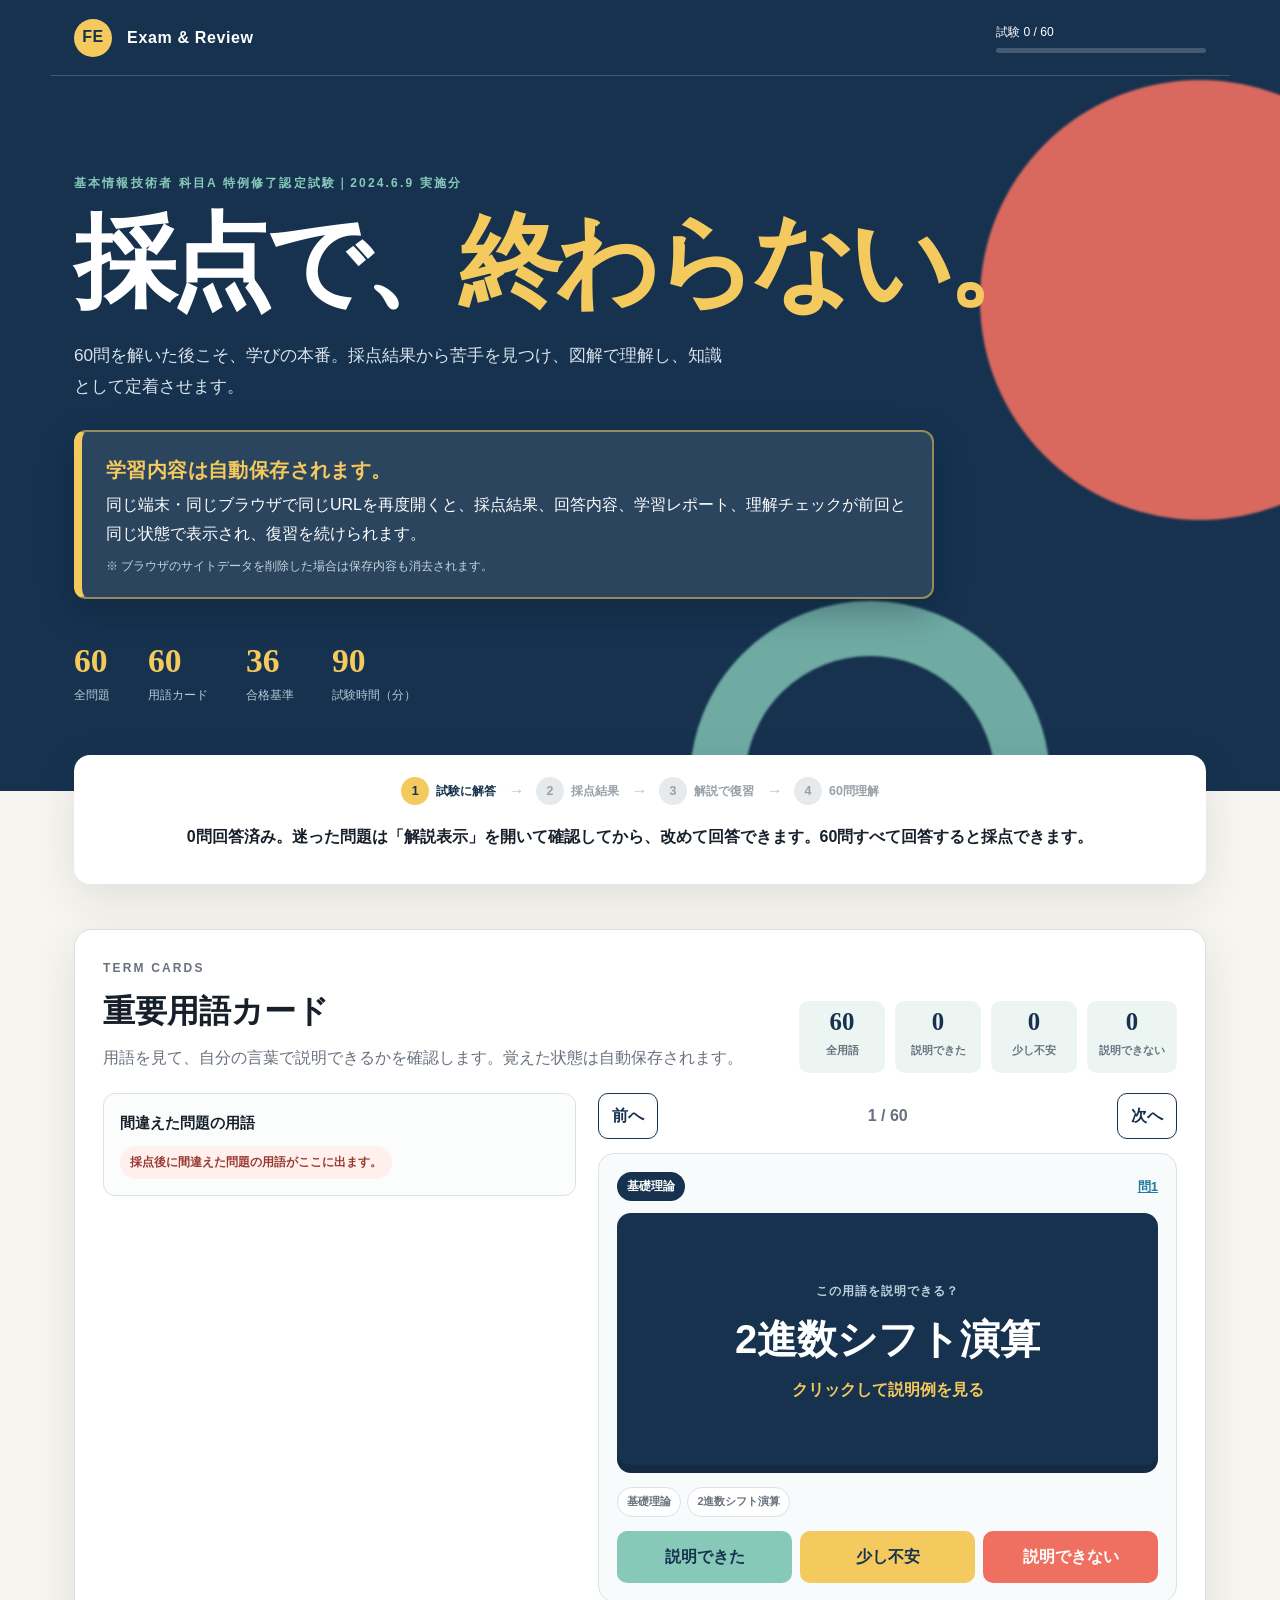
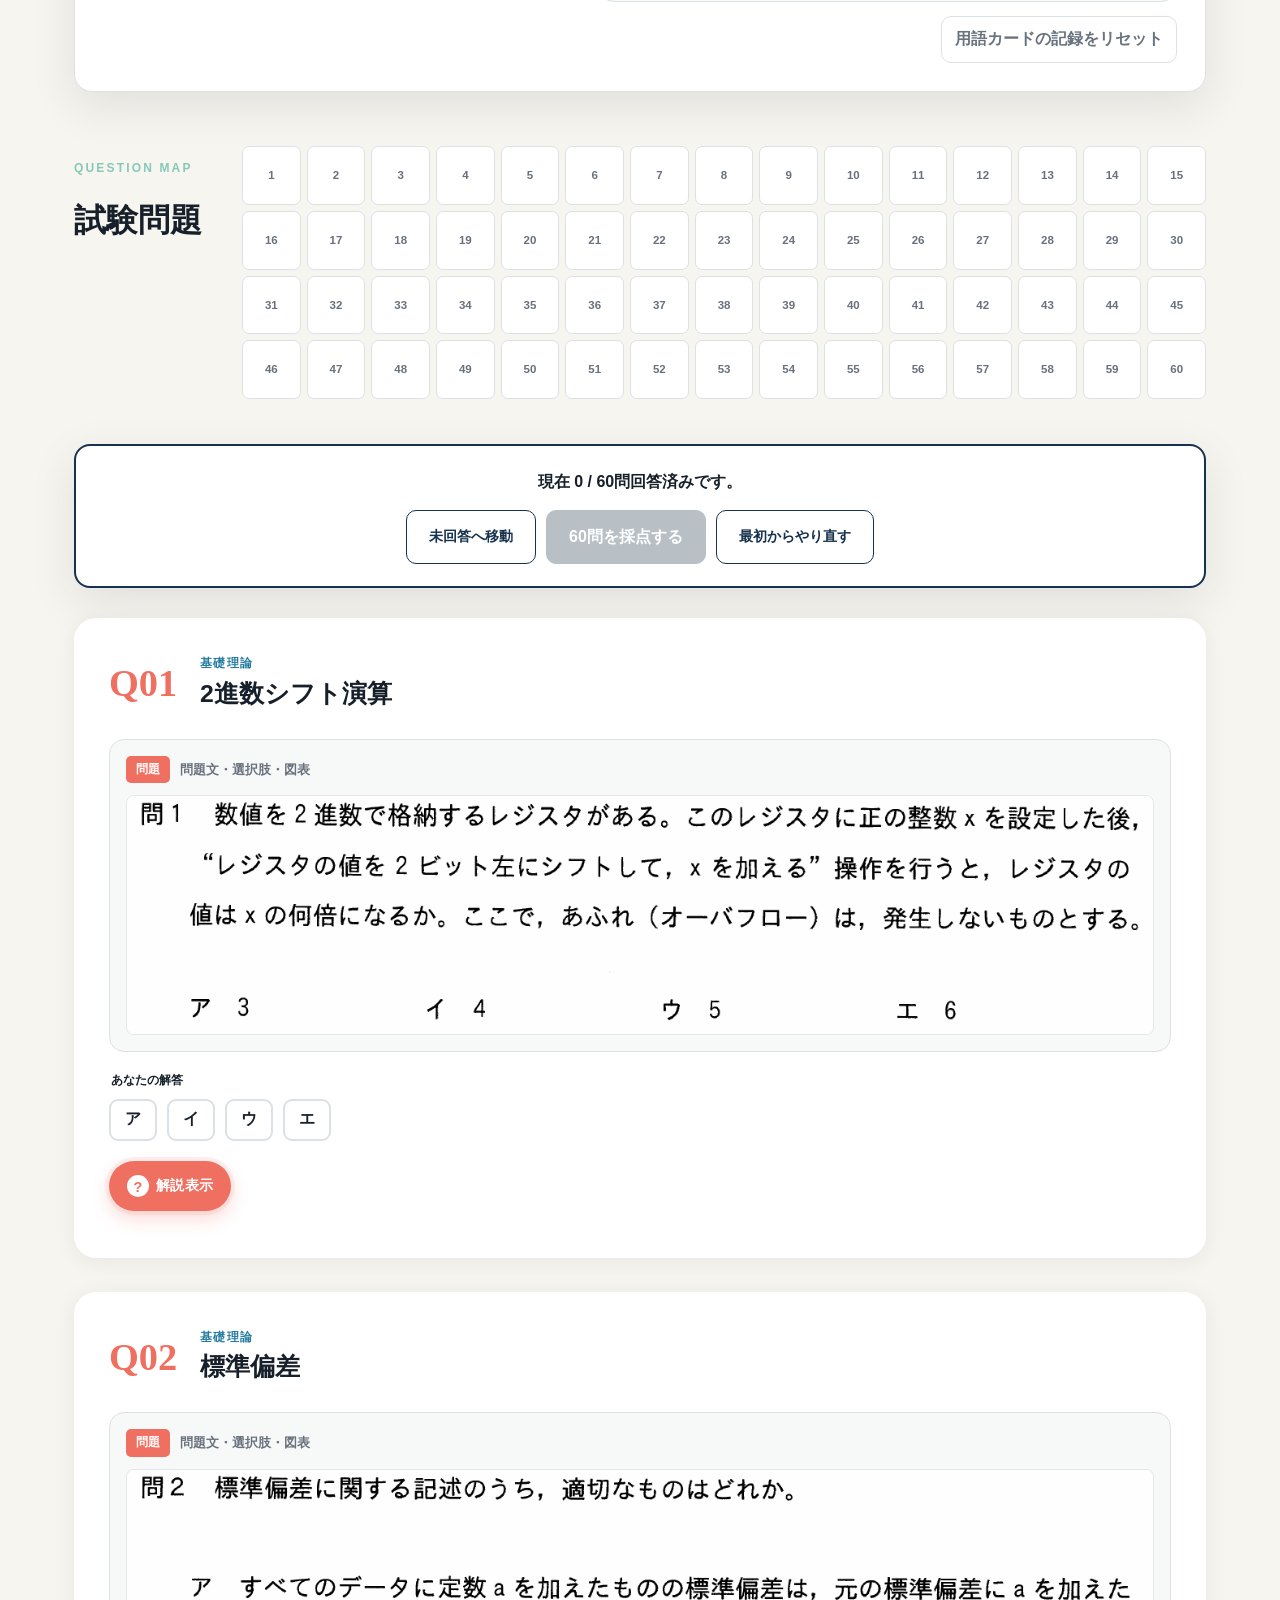
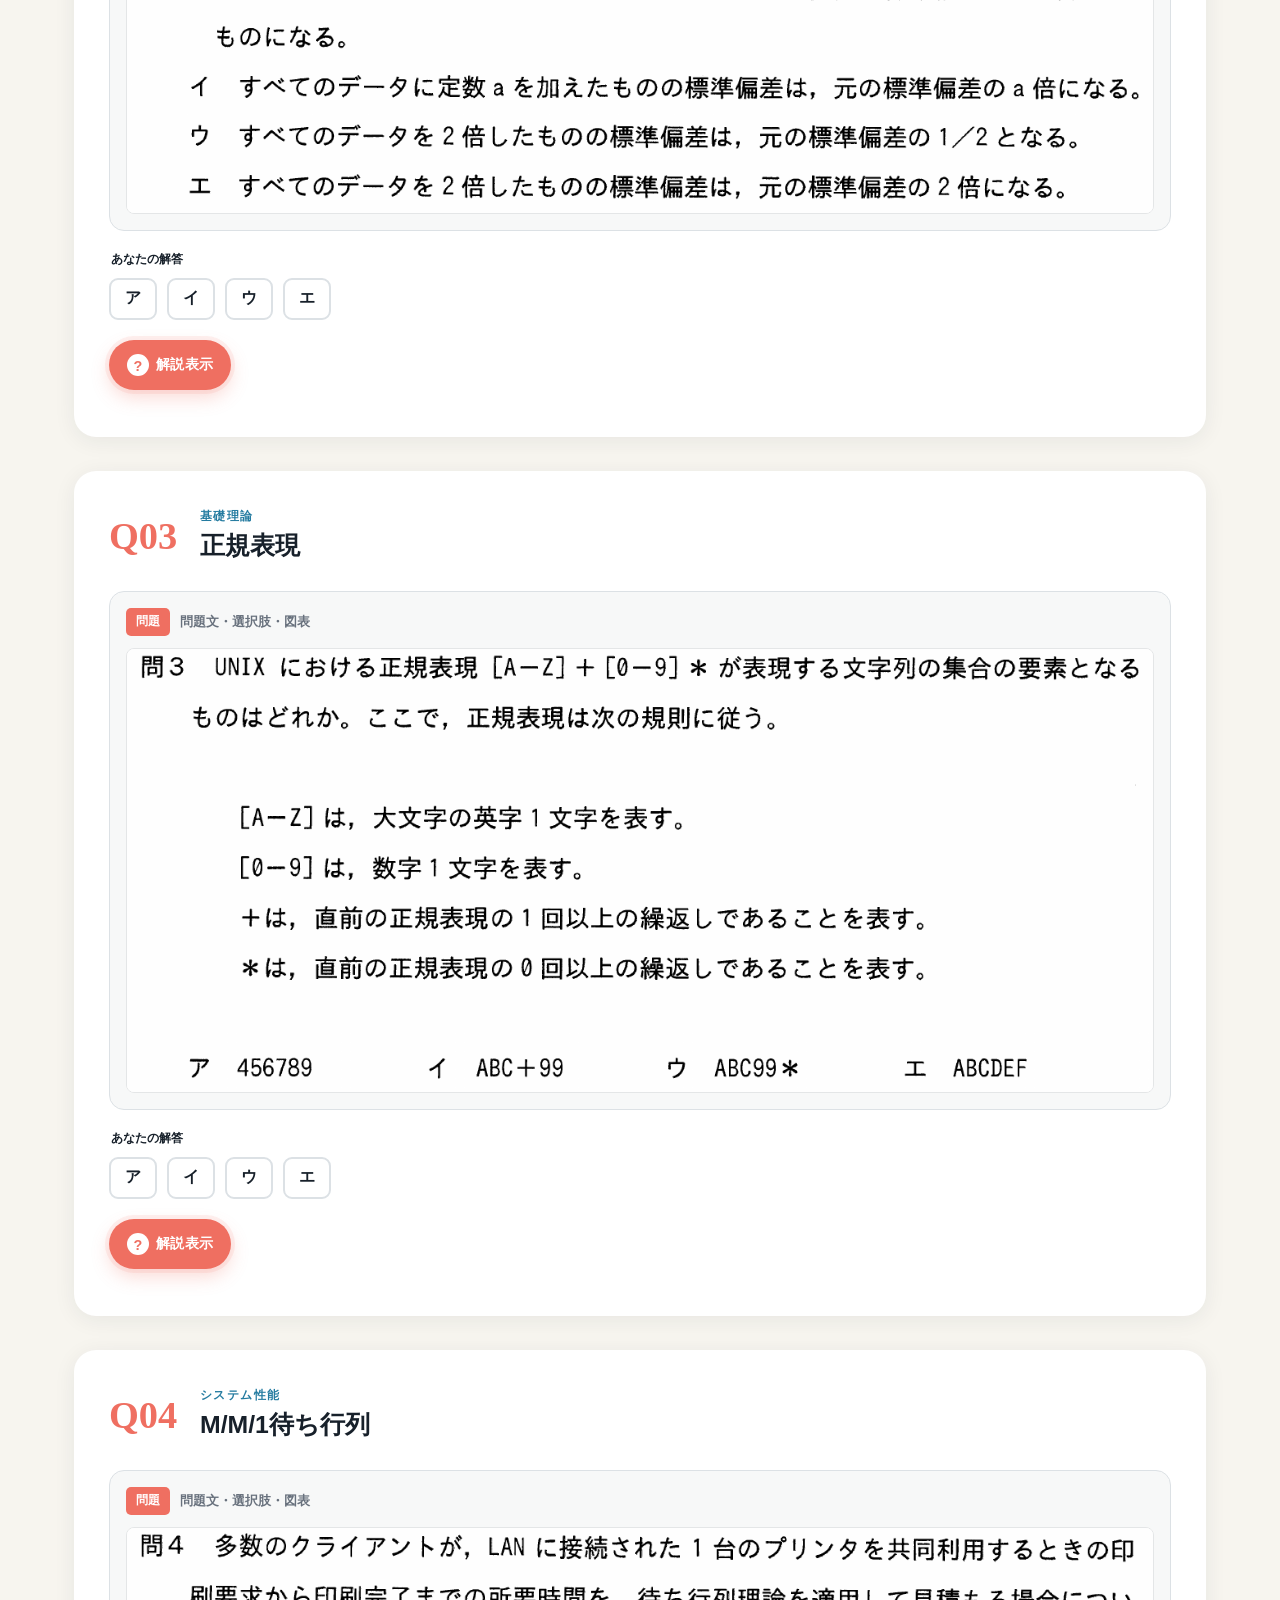
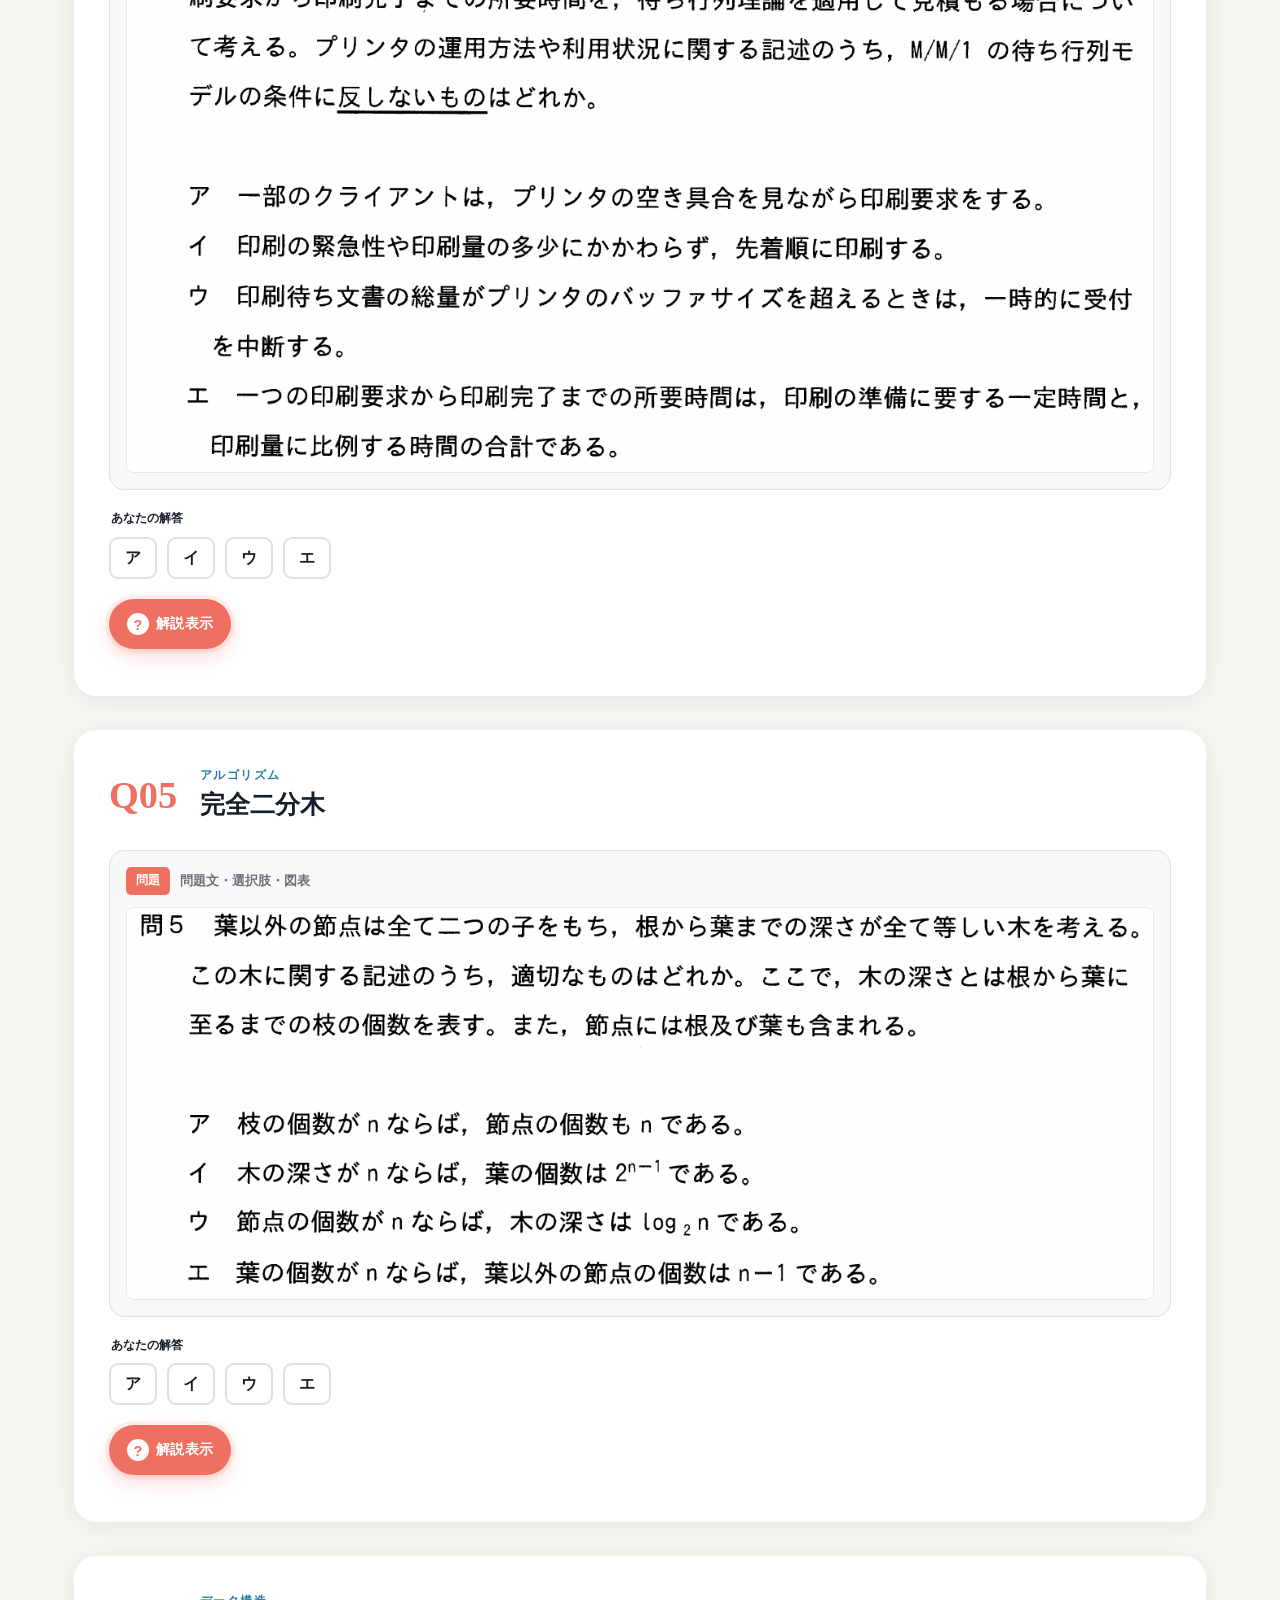
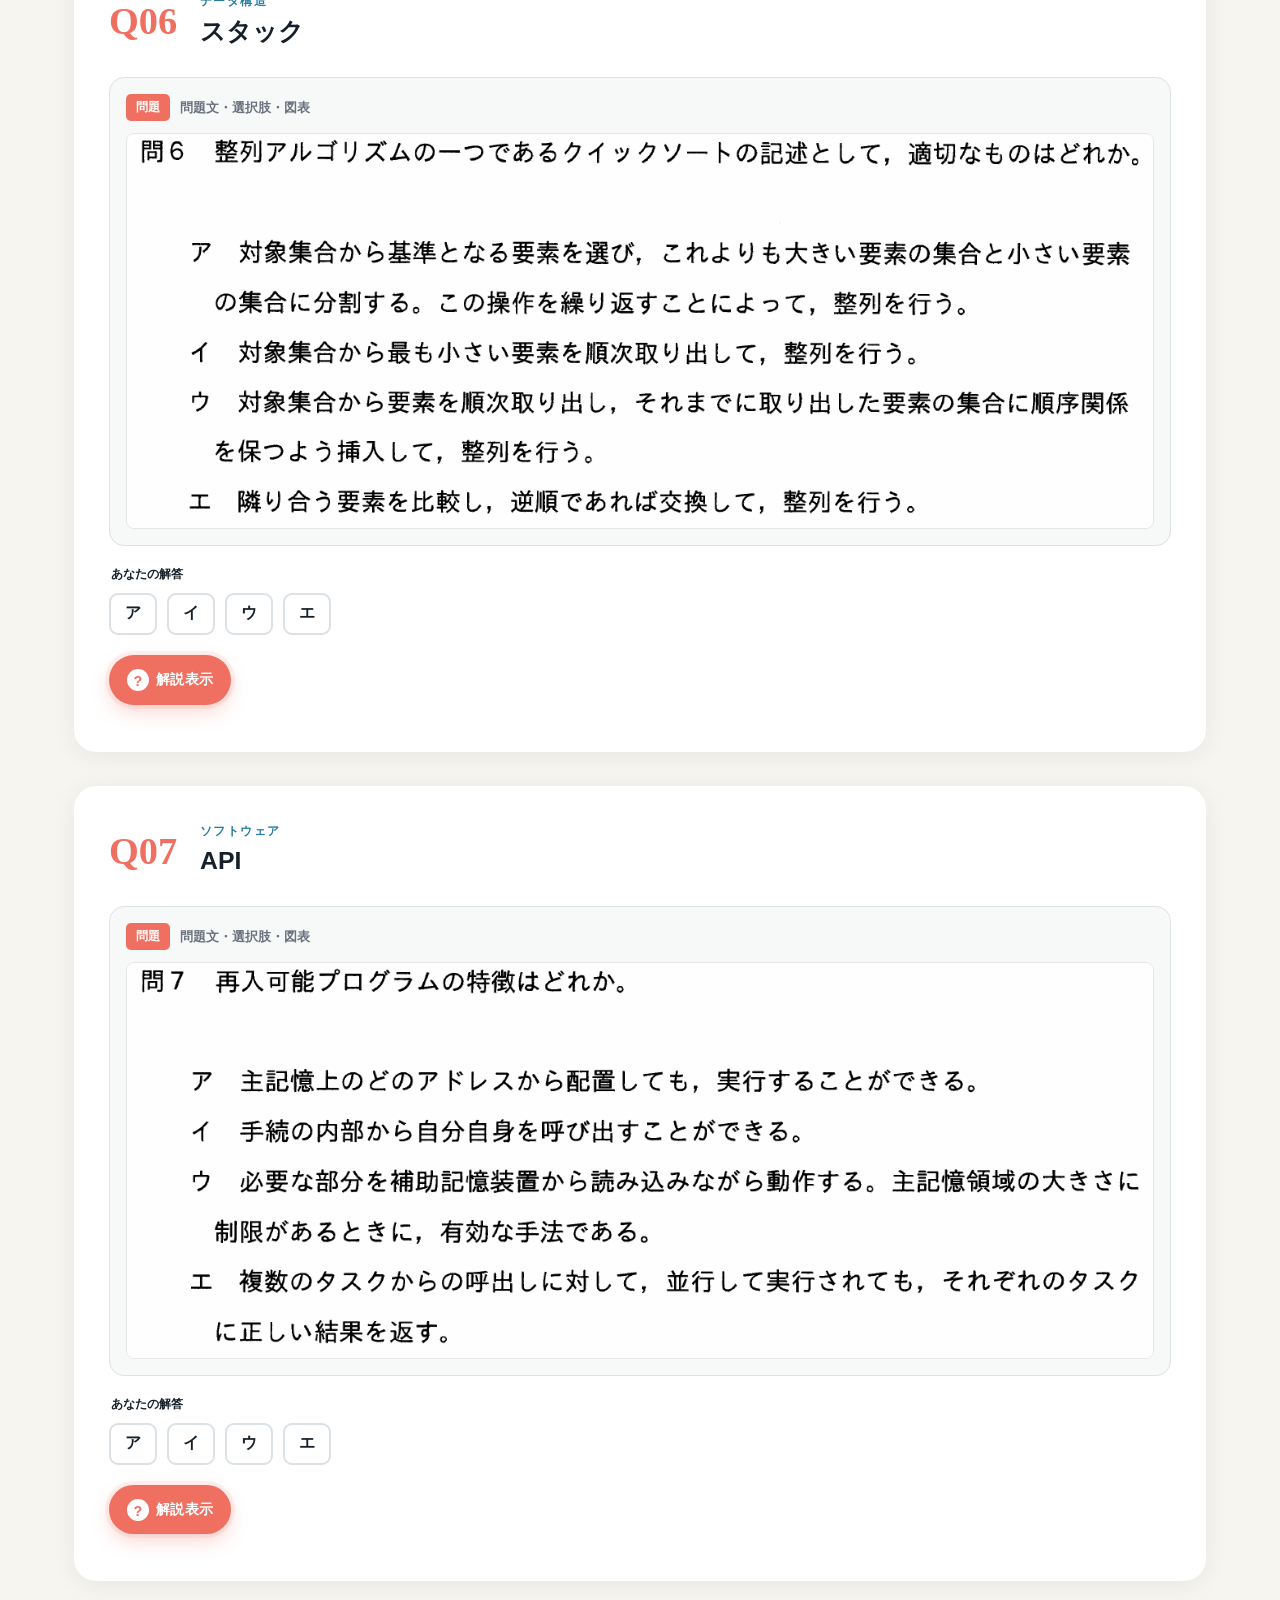
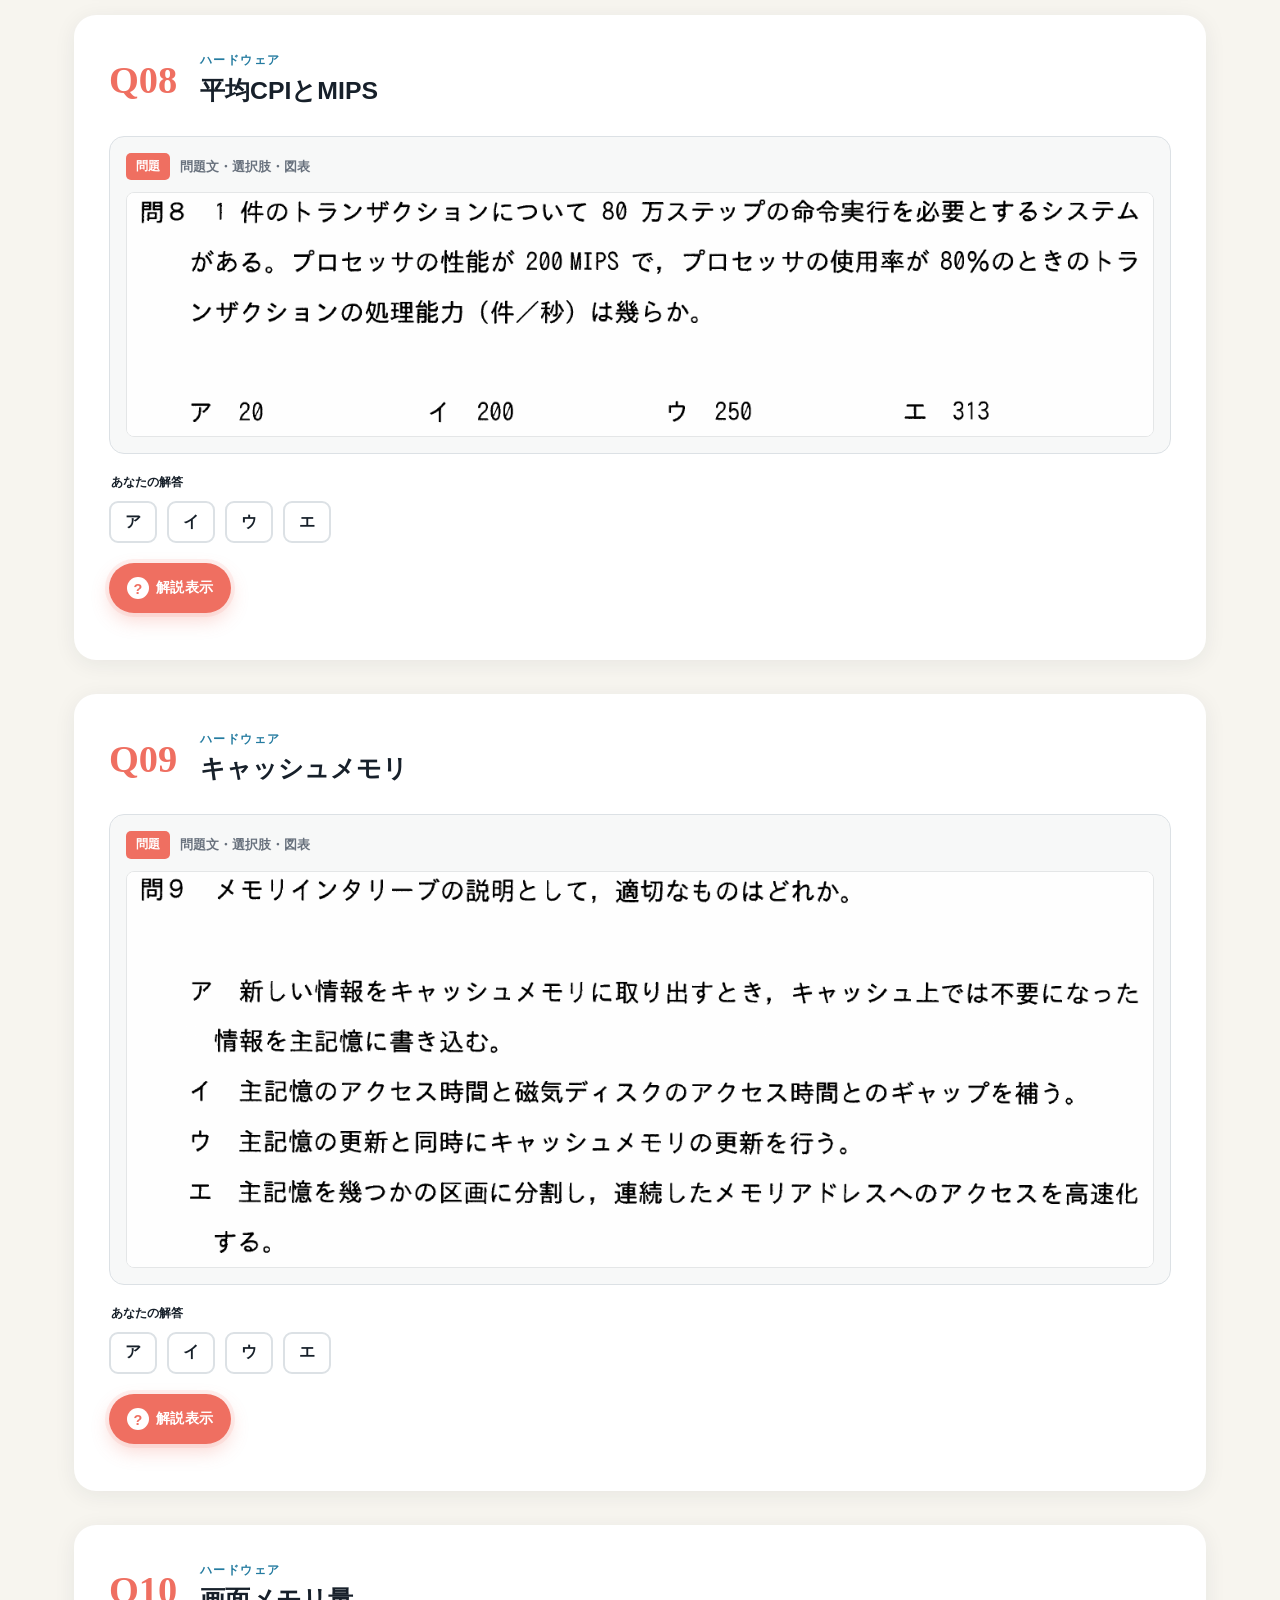
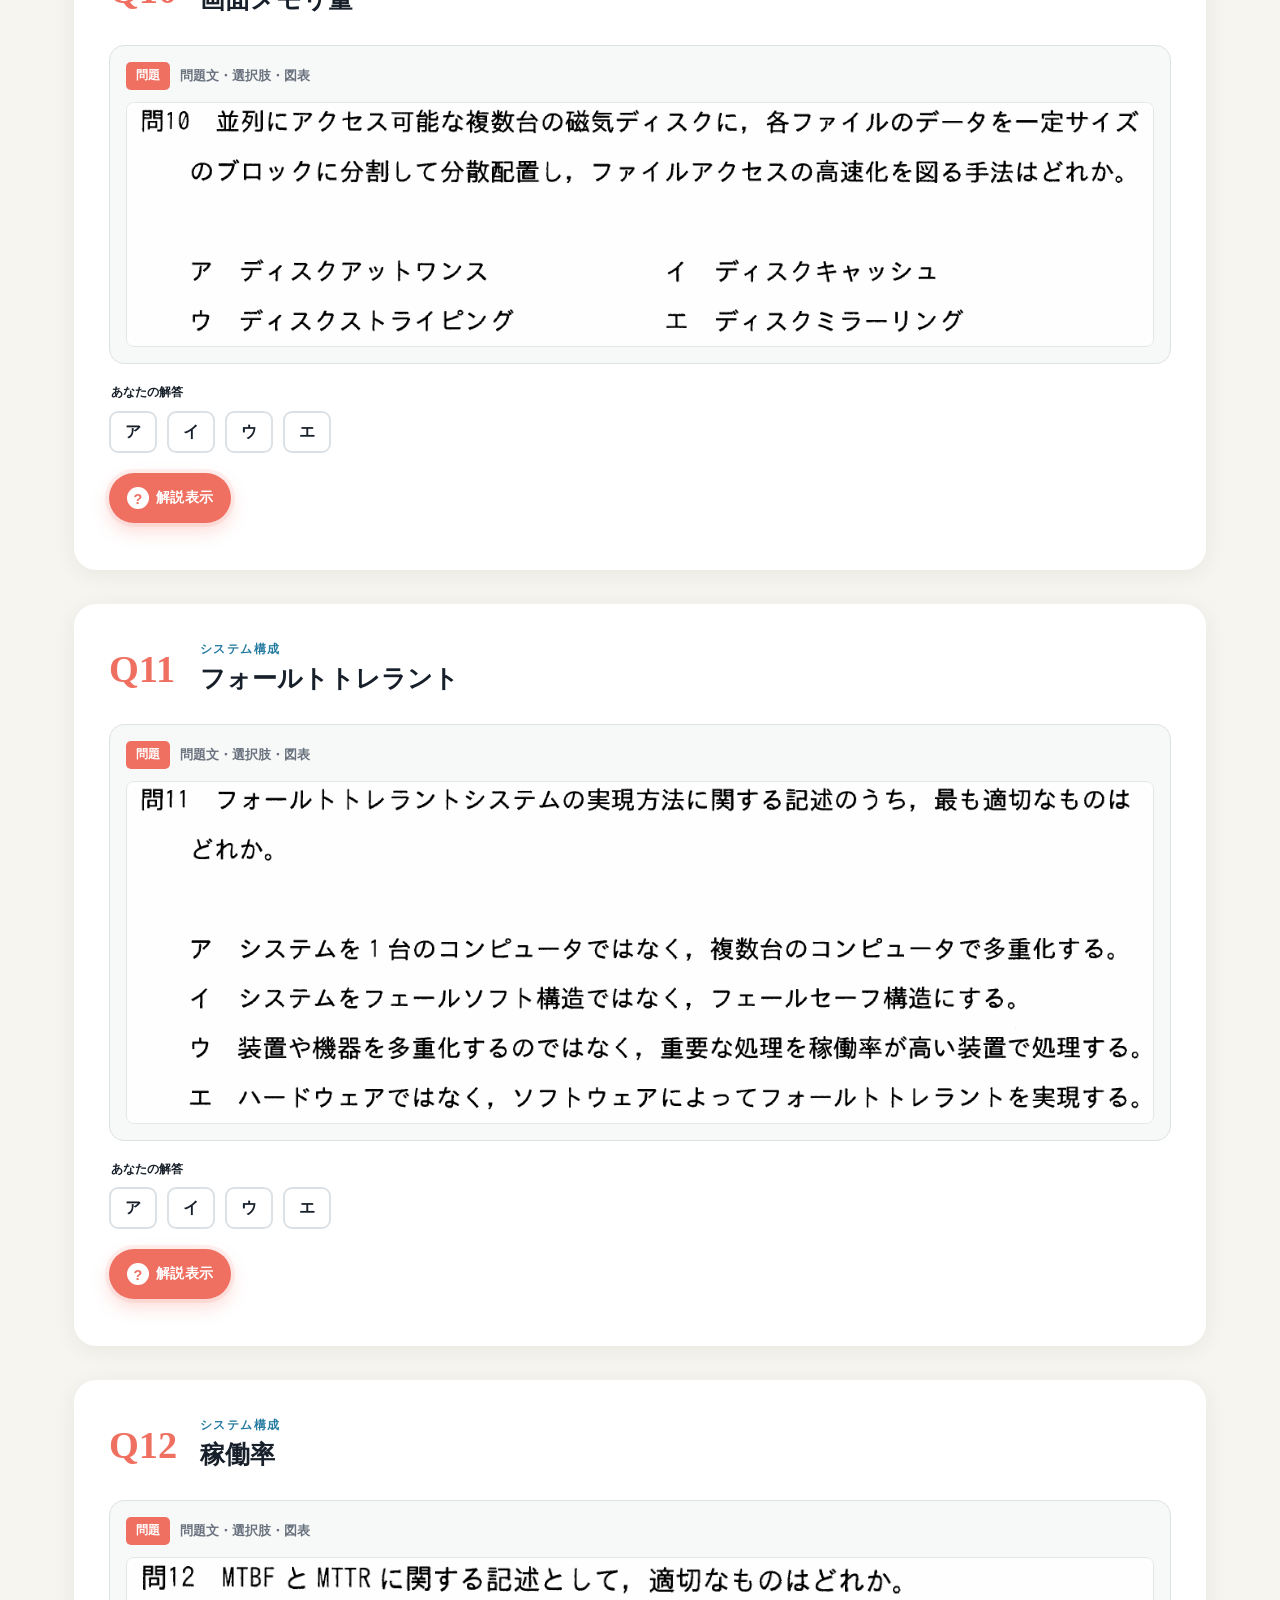
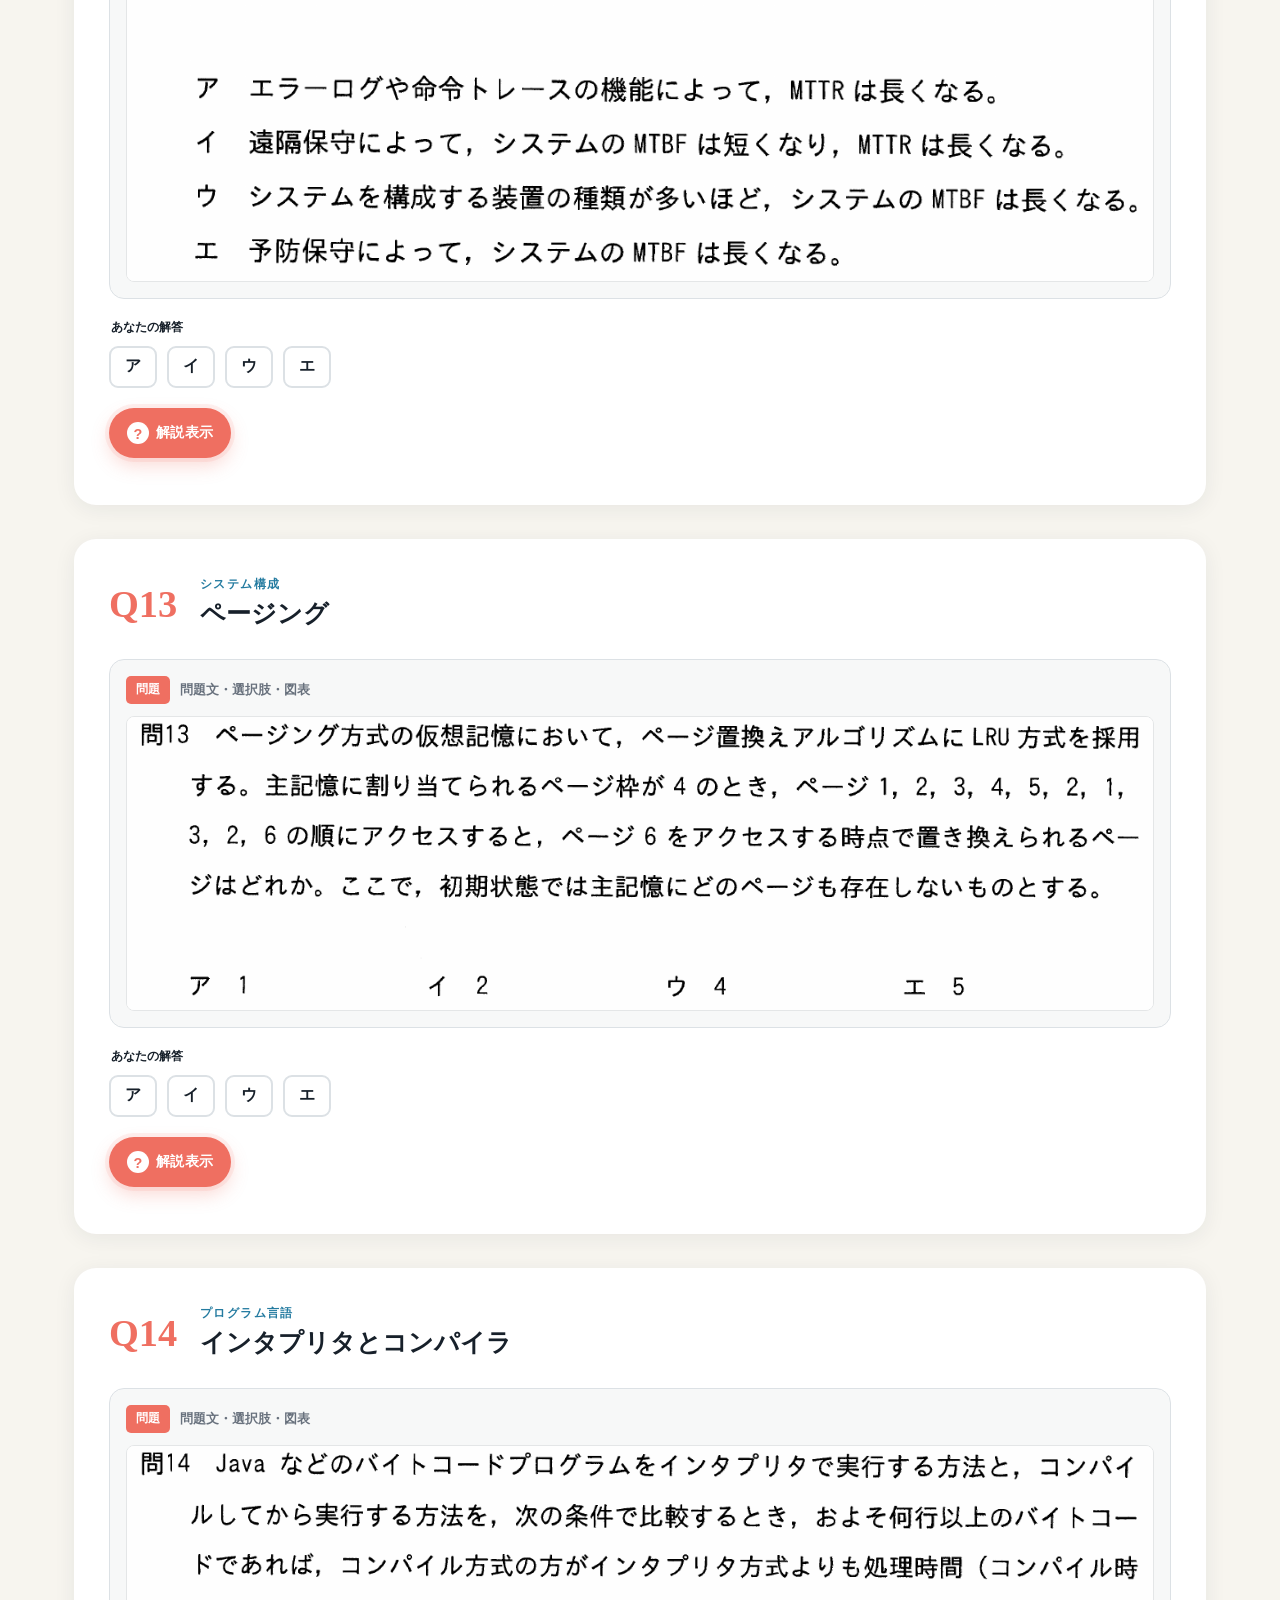
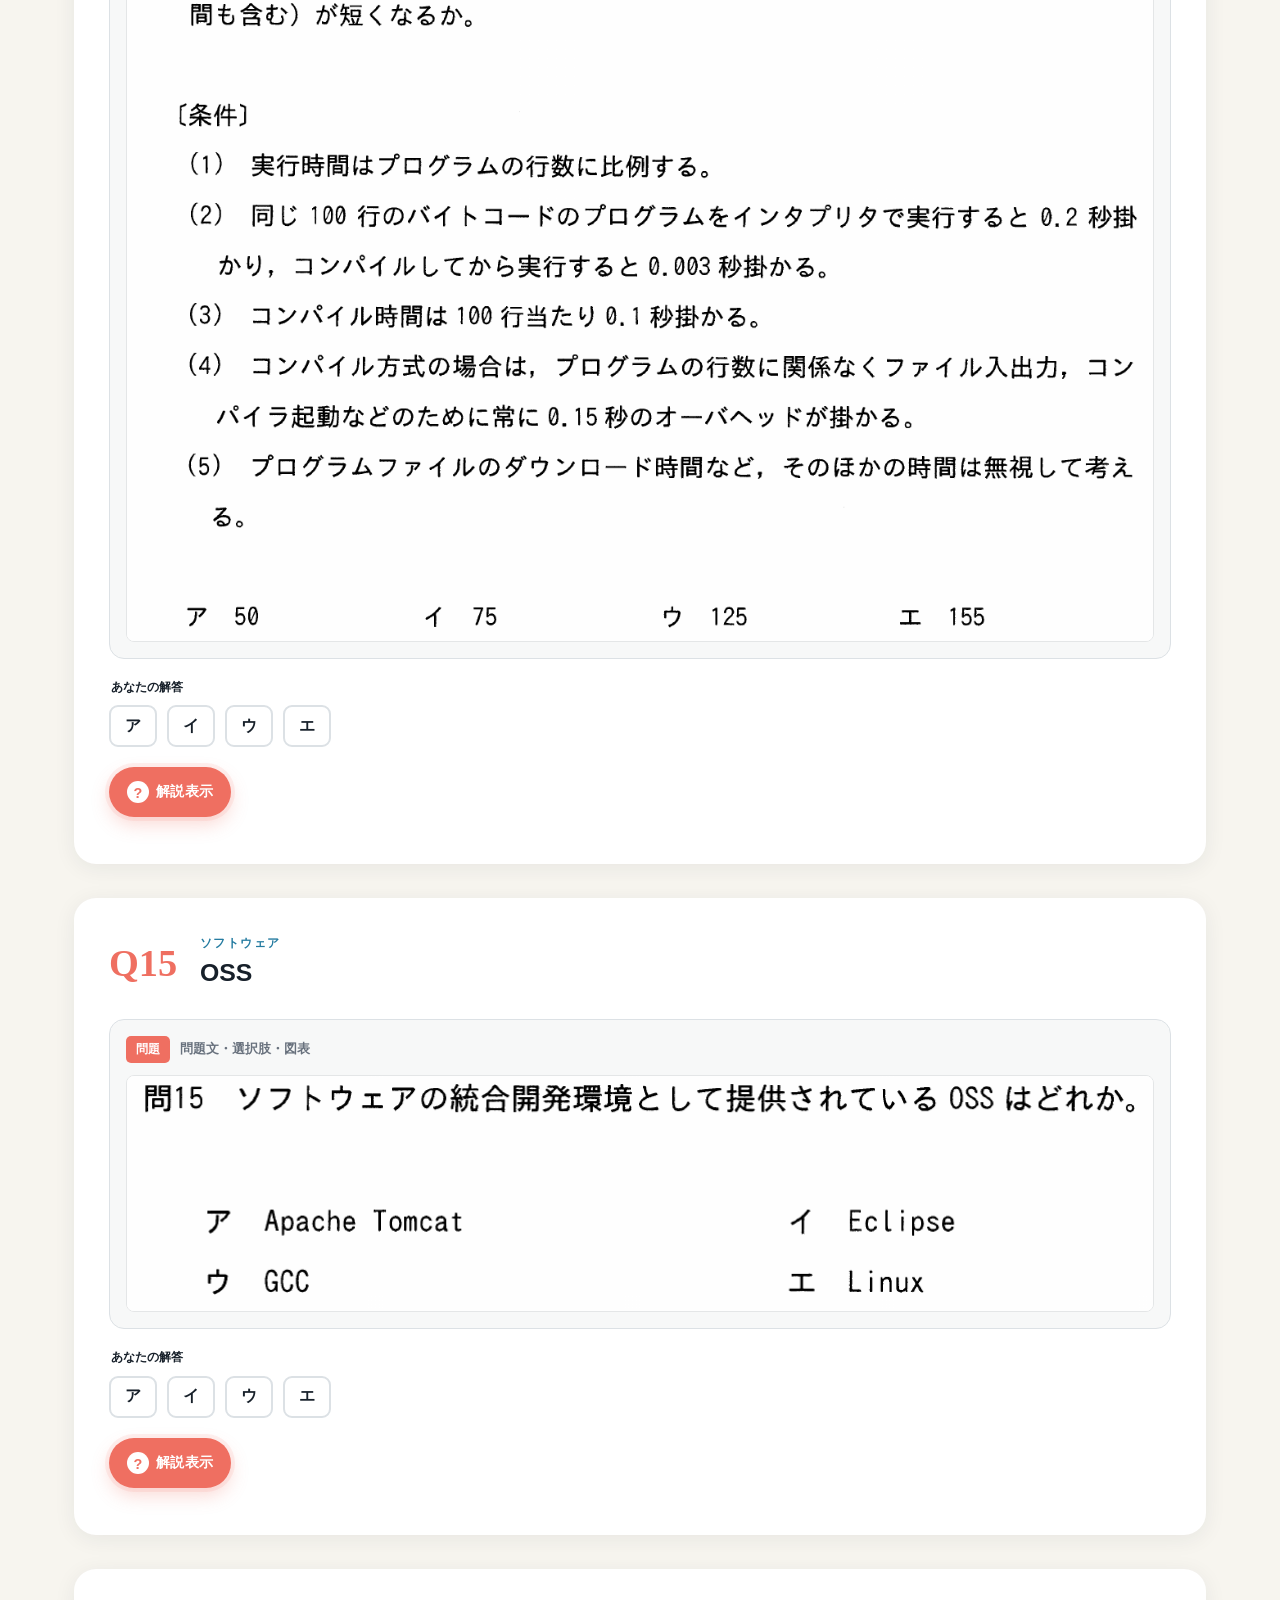
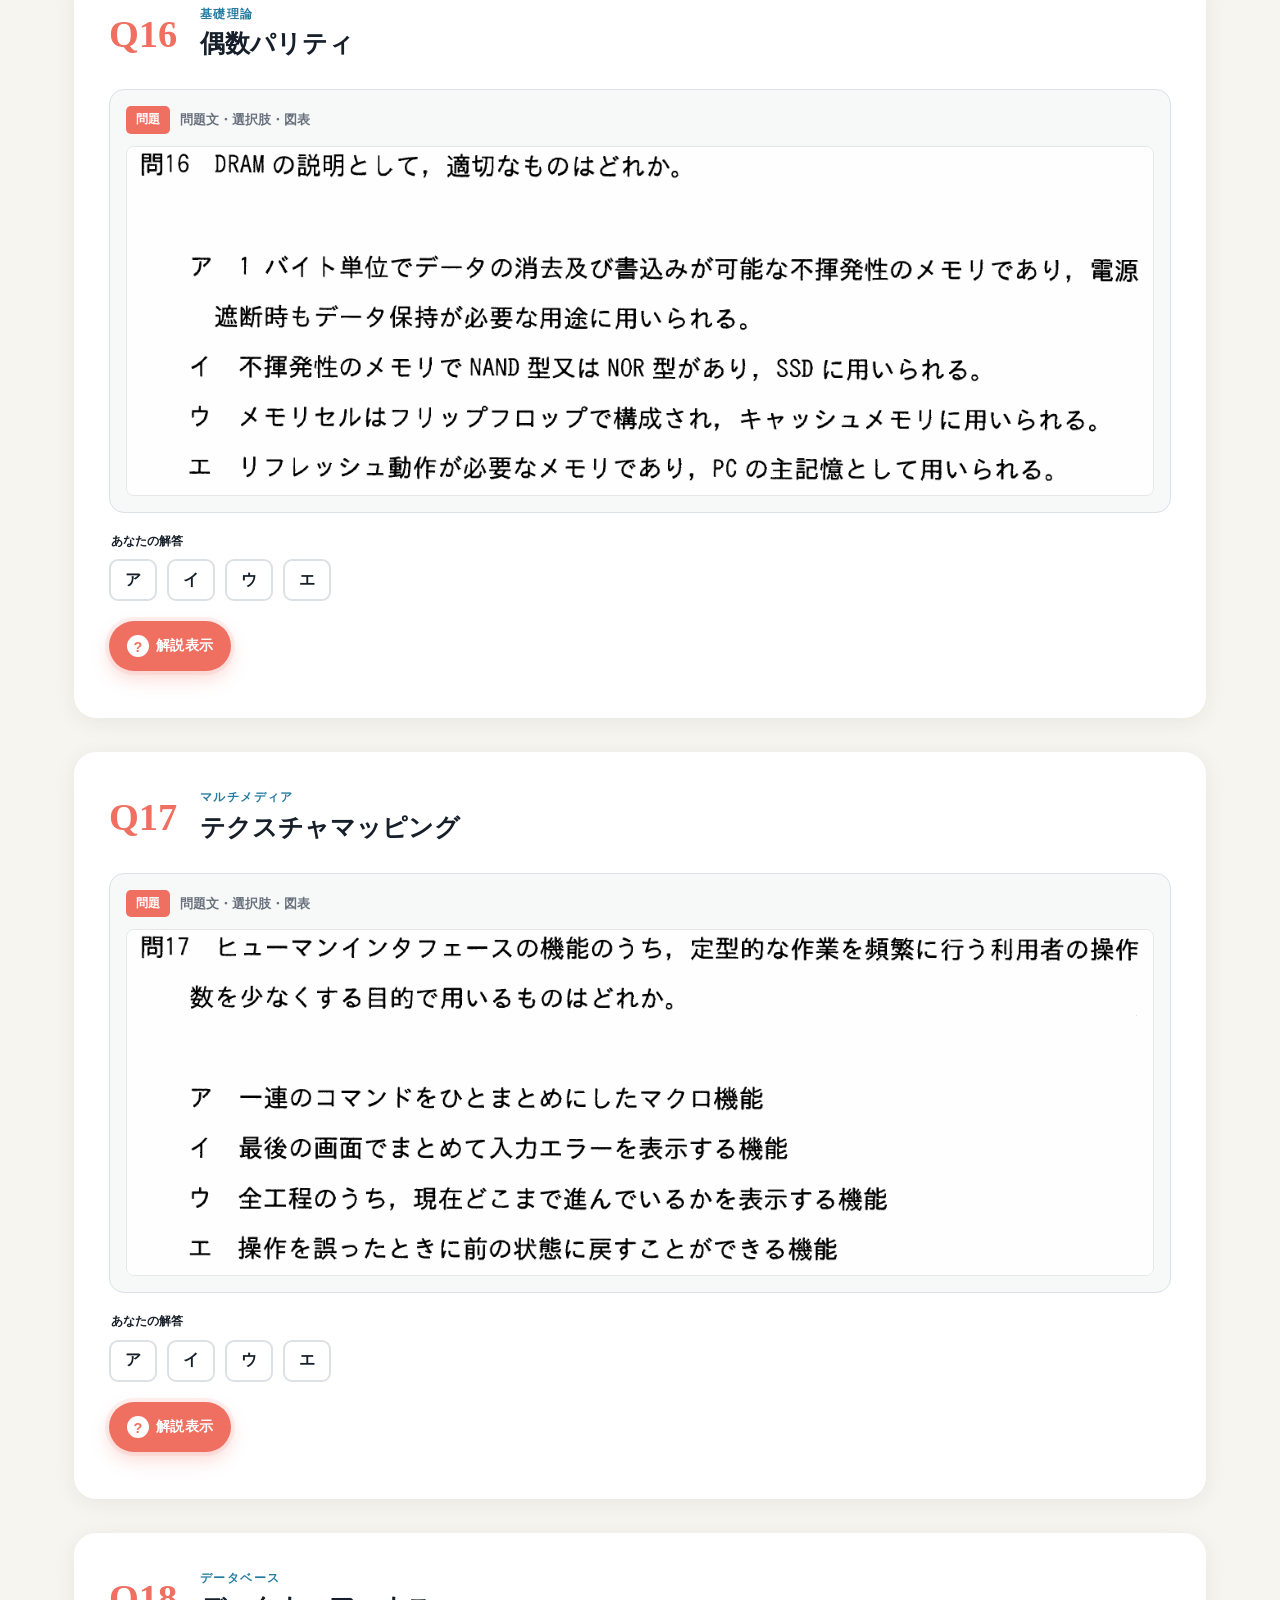
<file: index.html>
<!doctype html>
<html lang="ja">
<head>
  <meta charset="utf-8">
  <meta name="viewport" content="width=device-width, initial-scale=1">
  <meta name="description" content="2024年6月9日実施分 FE 科目A 特例修了認定試験・全60問の試験演習と図解復習">
  <title>2024年6月9日実施分｜FE 科目A 特例修了認定試験｜試験＆図解復習</title>
  <link rel="stylesheet" href="styles.css">
  <link rel="stylesheet" href="visuals.css">
  <link rel="stylesheet" href="flow.css">
  <link rel="stylesheet" href="report.css">
  <link rel="stylesheet" href="terms.css">
</head>
<body>
  <header class="hero">
    <nav class="topbar">
      <a class="brand" href="#top"><span>FE</span> Exam & Review</a>
      <div class="progress-wrap" aria-label="進捗">
        <span id="progressText">試験 0 / 60</span>
        <div class="progress"><i id="progressBar"></i></div>
      </div>
    </nav>
    <div class="hero-inner" id="top">
      <p class="eyebrow">基本情報技術者 科目A 特例修了認定試験｜2024.6.9 実施分</p>
      <h1>採点で、<em>終わらない。</em></h1>
      <p class="lead">60問を解いた後こそ、学びの本番。採点結果から苦手を見つけ、図解で理解し、知識として定着させます。</p>
      <p class="save-note">
        <strong>学習内容は自動保存されます。</strong>
        同じ端末・同じブラウザで同じURLを再度開くと、採点結果、回答内容、学習レポート、理解チェックが前回と同じ状態で表示され、復習を続けられます。
        <small>※ ブラウザのサイトデータを削除した場合は保存内容も消去されます。</small>
      </p>
      <div class="hero-stats">
        <div><strong>60</strong><span>全問題</span></div>
        <div><strong>60</strong><span>用語カード</span></div>
        <div><strong>36</strong><span>合格基準</span></div>
        <div><strong>90</strong><span>試験時間（分）</span></div>
      </div>
    </div>
  </header>

  <main>
    <section id="resultsTop" class="phase-panel">
      <div id="phaseSteps" class="phase-steps">
        <div data-step="exam"><b>1</b><span>試験に解答</span></div>
        <i>→</i>
        <div data-step="score"><b>2</b><span>採点結果</span></div>
        <i>→</i>
        <div data-step="review"><b>3</b><span>解説で復習</span></div>
        <i>→</i>
        <div data-step="complete"><b>4</b><span>60問理解</span></div>
      </div>
      <div id="phaseMessage" class="phase-message"></div>
      <div class="phase-actions retry-grade-area" hidden>
        <button class="primary" type="button" data-action="retry-grade">再回答を採点する</button>
      </div>
      <div id="scoreSummary" class="score-summary" hidden></div>
      <div id="answerLegend" class="answer-legend" hidden>
        <span><i class="correct"></i>緑：正解</span>
        <span><i class="wrong"></i>赤：不正解</span>
        <span><i class="understood"></i>枠線：理解チェック済み</span>
      </div>
    </section>

    <section id="learningReport" class="learning-report" hidden>
      <div class="report-heading">
        <p class="section-kicker">FIRST ATTEMPT REPORT</p>
        <h2>初回採点の学習レポート</h2>
        <p id="reportDate"></p>
      </div>
      <div class="report-grid">
        <section><h3>分野別正答率</h3><div id="fieldStats" class="field-stats"></div></section>
        <section class="strength-card"><h3>得意分野・苦手分野</h3><div id="strengthWeakness"></div></section>
      </div>
      <section class="retest-card">
        <h3>1週間後にもう一度解きたい問題</h3>
        <p id="retestDate"></p>
        <div id="retestQuestions" class="retest-questions"></div>
      </section>
      <section class="keywords-card">
        <h3>この試験問題で覚えたい重要ワード</h3>
        <div id="importantWords" class="important-words"></div>
      </section>
    </section>

    <section id="reviewToolbar" class="toolbar" aria-label="復習問題の絞り込み" hidden>
      <label class="search"><span>⌕</span><input id="searchInput" type="search" placeholder="用語・問題番号で検索"></label>
      <div id="filters" class="filters"></div>
      <label class="toggle"><input id="onlyUnlearned" type="checkbox"><span>未理解だけ</span></label>
    </section>

    <section id="termLearning" class="term-learning">
      <div class="term-head">
        <div>
          <p class="section-kicker">TERM CARDS</p>
          <h2>重要用語カード</h2>
          <p>用語を見て、自分の言葉で説明できるかを確認します。覚えた状態は自動保存されます。</p>
        </div>
        <div id="termStats" class="term-stats" aria-label="用語カードの進捗"></div>
      </div>
      <div class="term-tools" hidden>
        <label class="search"><span>⌕</span><input id="termSearch" type="search" placeholder="用語・説明・タグで検索"></label>
        <div id="termFilters" class="term-filters"></div>
      </div>
      <div class="term-layout">
        <aside class="term-side">
          <section class="term-weak">
            <h3>間違えた問題の用語</h3>
            <div id="termWeakLinks" class="term-weak-links"></div>
          </section>
        </aside>
        <section class="term-study" aria-label="用語カード学習">
          <div class="term-nav">
            <button id="termPrev" type="button">前へ</button>
            <span id="termPosition"></span>
            <button id="termNext" type="button">次へ</button>
          </div>
          <div id="termCard" class="term-card"></div>
          <button id="termReset" class="term-reset" type="button">用語カードの記録をリセット</button>
        </section>
      </div>
    </section>

    <section class="overview">
      <div><p class="section-kicker">QUESTION MAP</p><h2 id="listTitle">試験問題</h2></div>
      <div id="questionMap" class="question-map" aria-label="問題番号一覧"></div>
    </section>

    <section class="exam-control-area" data-exam-controls>
      <p data-exam-message>60問すべてに回答すると採点できます。</p>
      <div class="exam-control-buttons">
        <button type="button" data-action="unanswered">未回答へ移動</button>
        <button class="primary" type="button" data-action="submit" disabled>60問を採点する</button>
        <button type="button" data-action="reset">最初からやり直す</button>
      </div>
    </section>

    <section id="questions" class="questions"></section>
    <p id="emptyState" class="empty" hidden>条件に一致する問題がありません。</p>
    <section class="exam-control-area retry-grade-area" hidden>
      <p>再回答を選び終えたら採点してください。</p>
      <div class="exam-control-buttons">
        <button class="primary" type="button" data-action="retry-grade">再回答を採点する</button>
      </div>
    </section>
    <section class="exam-control-area" data-exam-controls>
      <p data-exam-message>60問すべてに回答すると採点できます。</p>
      <div class="exam-control-buttons">
        <button type="button" data-action="unanswered">未回答へ移動</button>
        <button class="primary" type="button" data-action="submit" disabled>60問を採点する</button>
        <button type="button" data-action="reset">最初からやり直す</button>
      </div>
    </section>
  </main>

  <footer>
    <div class="footer-notes">
      <p>基本情報技術者 科目A 特例修了認定試験（2024.6.9実施分）・学習用解説</p>
      <p class="source-note">出典・参考：問題画像は提供された tokurei_Mondai_20240609_FE.pdf から切り出した今回の60問を使用しています。解説作成にあたり、基本情報技術者試験、応用情報技術者試験、情報セキュリティマネジメント試験の公開過去問題・関連問題も参考にしています。</p>
    </div>
    <div class="footer-links">
      <a href="#termLearning">重要用語カード</a>
      <a href="reference-map.html">参考問題対応表</a>
      <a href="source-map.html">出典候補調査表</a>
      <a href="#top">ページ上部へ ↑</a>
    </div>
  </footer>

  <template id="questionTemplate">
    <article class="question-card">
      <div class="card-head">
        <div class="number"></div>
        <div class="heading"><p class="meta"></p><h2></h2></div>
        <label class="understand-check"><input type="checkbox"><span>理解できた</span></label>
      </div>
      <section class="problem-panel">
        <div class="problem-label"><span>問題</span><small>問題文・選択肢・図表</small></div>
        <img loading="lazy" alt="">
      </section>
      <fieldset class="answer-input">
        <legend>あなたの解答</legend>
        <label><input type="radio" value="ア"><span>ア</span></label>
        <label><input type="radio" value="イ"><span>イ</span></label>
        <label><input type="radio" value="ウ"><span>ウ</span></label>
        <label><input type="radio" value="エ"><span>エ</span></label>
      </fieldset>
      <div class="result-line"></div>
      <section class="review-content">
        <div class="answer-strip"><span>正解</span><strong></strong><p></p></div>
        <div class="card-grid">
          <div class="explanation">
            <h3>なぜこの答えになる？</h3>
            <p class="summary"></p>
            <ol class="reasoning"></ol>
            <div class="trap"><h3>ひっかけポイント</h3><p></p></div>
          </div>
          <figure class="visual"><div class="diagram"></div><figcaption></figcaption></figure>
        </div>
      </section>
    </article>
  </template>

  <dialog id="confirmDialog" class="confirm-dialog">
    <h2>60問を採点しますか？</h2>
    <p>採点後、初回に間違えた問題は正答を隠したまま再回答できます。解説はボタンで確認でき、再回答の正誤はその場では表示しません。</p>
    <div><button id="cancelSubmit" type="button">戻る</button><button id="confirmSubmit" class="primary" type="button">採点する</button></div>
  </dialog>

  <script src="questions.js"></script>
  <script src="terms.js"></script>
  <script src="app.js"></script>
  <script src="terms-ui.js"></script>
  <script src="learning.js"></script>
</body>
</html>
</file>
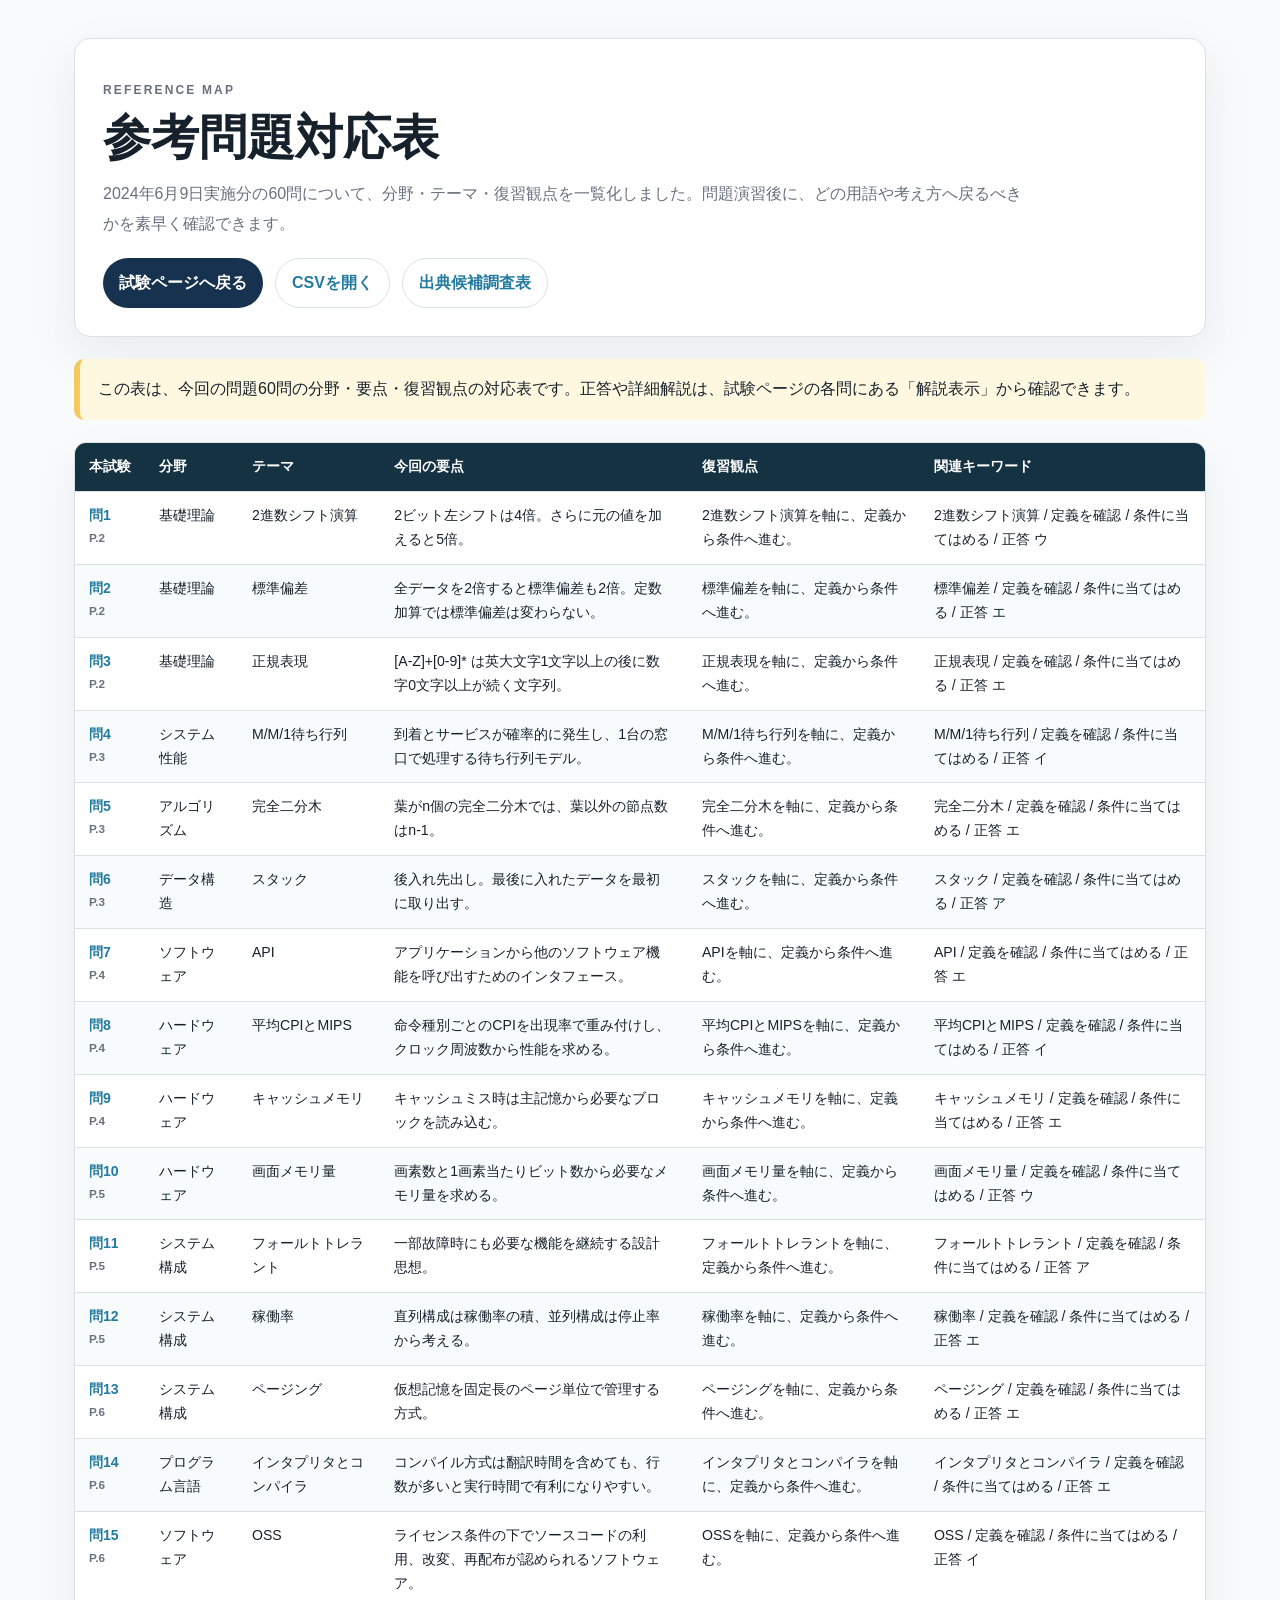
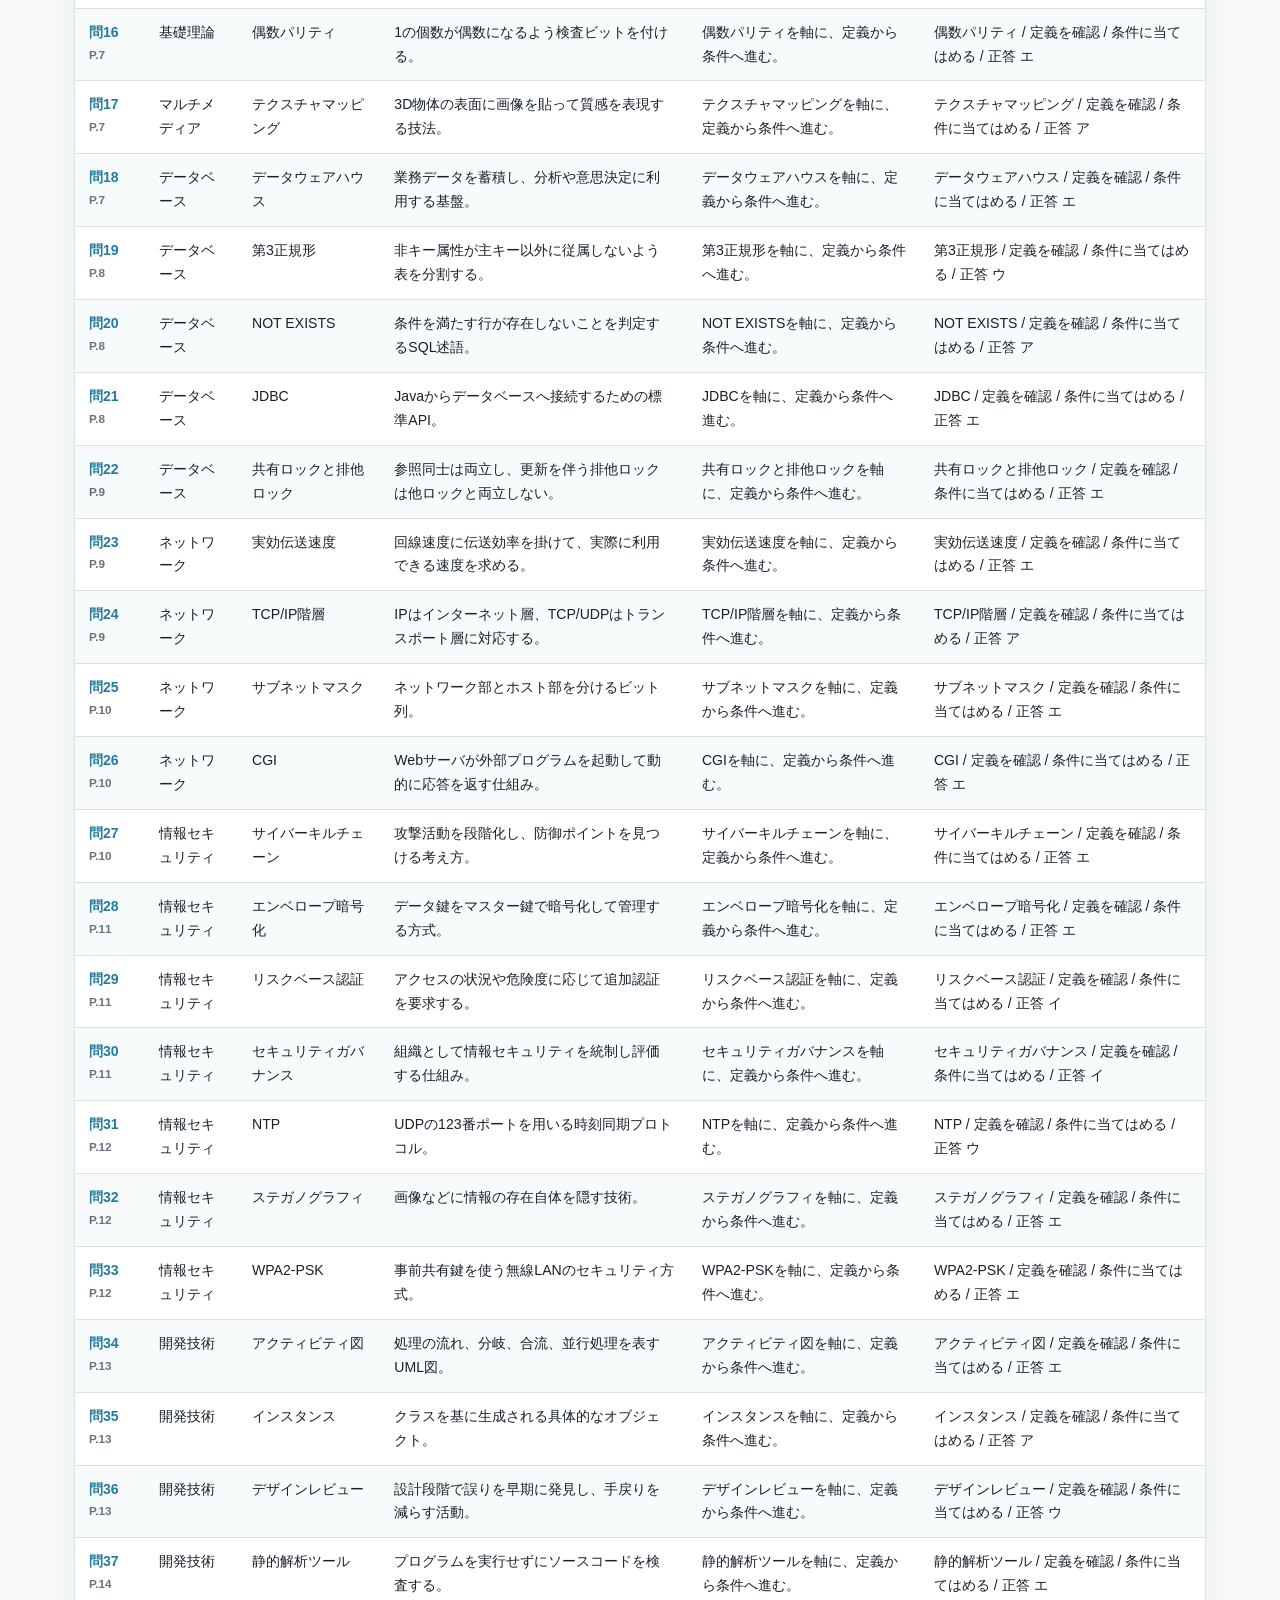
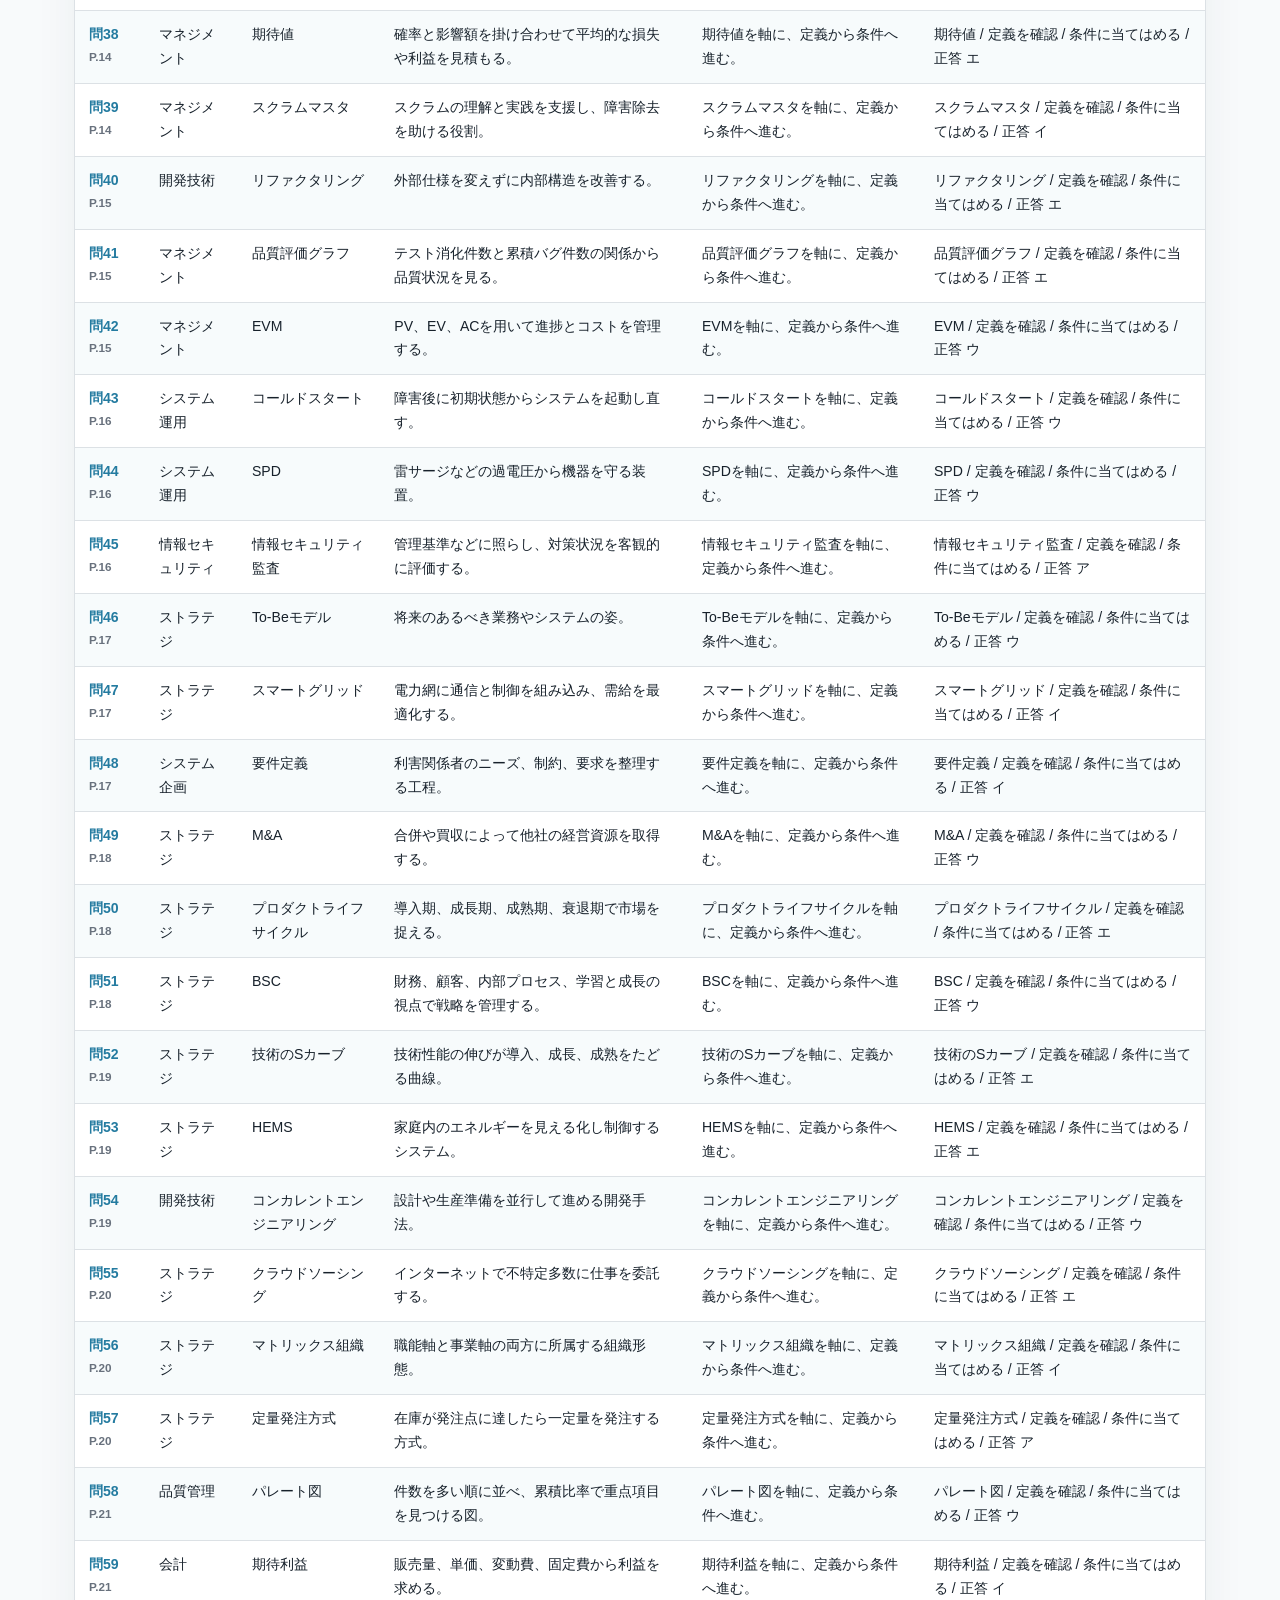
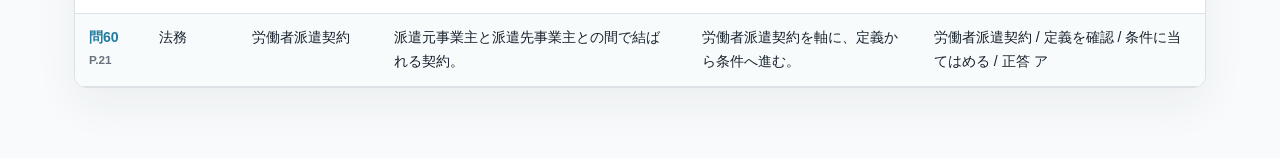
<file: reference-map.html>
<!doctype html>
<html lang="ja">
<head>
  <meta charset="utf-8">
  <meta name="viewport" content="width=device-width, initial-scale=1">
  <title>参考問題対応表｜基本情報技術者 科目A 特例修了認定試験（2024年6月9日実施分）</title>
  <link rel="stylesheet" href="styles.css">
  <style>
    body{background:#f8fafb;color:#17212b}
    .reference-wrap{max-width:1180px;margin:0 auto;padding:38px 24px 70px}
    .reference-hero{background:#fff;border:1px solid var(--line);border-radius:16px;padding:28px;box-shadow:0 18px 50px #20304012}
    .reference-hero h1{margin:.25rem 0 1rem;font-size:clamp(1.8rem,4vw,3rem);letter-spacing:0}
    .reference-hero p{line-height:1.9;color:var(--muted);max-width:920px}
    .reference-actions{display:flex;gap:12px;flex-wrap:wrap;margin-top:18px}
    .reference-actions a{display:inline-flex;align-items:center;justify-content:center;border-radius:999px;padding:10px 16px;background:var(--navy);color:#fff;text-decoration:none;font-weight:700}
    .reference-actions a.secondary{background:#fff;color:var(--blue);border:1px solid var(--line)}
    .reference-note{margin:22px 0;padding:16px 18px;background:#fff8e1;border-left:6px solid var(--yellow);border-radius:10px;line-height:1.8}
    .reference-table-wrap{overflow:auto;background:#fff;border:1px solid var(--line);border-radius:12px;box-shadow:0 16px 44px #2030400f}
    .reference-table{width:100%;border-collapse:collapse;min-width:1120px;font-size:.88rem}
    .reference-table th,.reference-table td{padding:12px 14px;border-bottom:1px solid var(--line);vertical-align:top;line-height:1.7}
    .reference-table th{position:sticky;top:0;background:#153243;color:#fff;text-align:left;white-space:nowrap}
    .reference-table tr:nth-child(even) td{background:#f7fbfc}
    .reference-table td:first-child{font-weight:800;color:var(--blue);white-space:nowrap}
    .reference-table td:first-child small{display:block;color:var(--muted);font-weight:700}
    @media(max-width:680px){.reference-wrap{padding:24px 14px 56px}.reference-hero{padding:20px}}
  </style>
</head>
<body>
  <main class="reference-wrap">
    <section class="reference-hero">
      <p class="section-kicker">REFERENCE MAP</p>
      <h1>参考問題対応表</h1>
      <p>2024年6月9日実施分の60問について、分野・テーマ・復習観点を一覧化しました。問題演習後に、どの用語や考え方へ戻るべきかを素早く確認できます。</p>
      <div class="reference-actions">
        <a href="index.html">試験ページへ戻る</a>
        <a class="secondary" href="reference-map.csv">CSVを開く</a>
        <a class="secondary" href="source-map.html">出典候補調査表</a>
      </div>
    </section>
    <p class="reference-note">この表は、今回の問題60問の分野・要点・復習観点の対応表です。正答や詳細解説は、試験ページの各問にある「解説表示」から確認できます。</p>
    <div class="reference-table-wrap">
      <table class="reference-table">
        <thead><tr><th>本試験</th><th>分野</th><th>テーマ</th><th>今回の要点</th><th>復習観点</th><th>関連キーワード</th></tr></thead>
        <tbody>
          <tr>
            <td>問1<small>P.2</small></td>
            <td>基礎理論</td>
            <td>2進数シフト演算</td>
            <td>2ビット左シフトは4倍。さらに元の値を加えると5倍。</td>
            <td>2進数シフト演算を軸に、定義から条件へ進む。</td>
            <td>2進数シフト演算 / 定義を確認 / 条件に当てはめる / 正答 ウ</td>
          </tr><tr>
            <td>問2<small>P.2</small></td>
            <td>基礎理論</td>
            <td>標準偏差</td>
            <td>全データを2倍すると標準偏差も2倍。定数加算では標準偏差は変わらない。</td>
            <td>標準偏差を軸に、定義から条件へ進む。</td>
            <td>標準偏差 / 定義を確認 / 条件に当てはめる / 正答 エ</td>
          </tr><tr>
            <td>問3<small>P.2</small></td>
            <td>基礎理論</td>
            <td>正規表現</td>
            <td>[A-Z]+[0-9]* は英大文字1文字以上の後に数字0文字以上が続く文字列。</td>
            <td>正規表現を軸に、定義から条件へ進む。</td>
            <td>正規表現 / 定義を確認 / 条件に当てはめる / 正答 エ</td>
          </tr><tr>
            <td>問4<small>P.3</small></td>
            <td>システム性能</td>
            <td>M/M/1待ち行列</td>
            <td>到着とサービスが確率的に発生し、1台の窓口で処理する待ち行列モデル。</td>
            <td>M/M/1待ち行列を軸に、定義から条件へ進む。</td>
            <td>M/M/1待ち行列 / 定義を確認 / 条件に当てはめる / 正答 イ</td>
          </tr><tr>
            <td>問5<small>P.3</small></td>
            <td>アルゴリズム</td>
            <td>完全二分木</td>
            <td>葉がn個の完全二分木では、葉以外の節点数はn-1。</td>
            <td>完全二分木を軸に、定義から条件へ進む。</td>
            <td>完全二分木 / 定義を確認 / 条件に当てはめる / 正答 エ</td>
          </tr><tr>
            <td>問6<small>P.3</small></td>
            <td>データ構造</td>
            <td>スタック</td>
            <td>後入れ先出し。最後に入れたデータを最初に取り出す。</td>
            <td>スタックを軸に、定義から条件へ進む。</td>
            <td>スタック / 定義を確認 / 条件に当てはめる / 正答 ア</td>
          </tr><tr>
            <td>問7<small>P.4</small></td>
            <td>ソフトウェア</td>
            <td>API</td>
            <td>アプリケーションから他のソフトウェア機能を呼び出すためのインタフェース。</td>
            <td>APIを軸に、定義から条件へ進む。</td>
            <td>API / 定義を確認 / 条件に当てはめる / 正答 エ</td>
          </tr><tr>
            <td>問8<small>P.4</small></td>
            <td>ハードウェア</td>
            <td>平均CPIとMIPS</td>
            <td>命令種別ごとのCPIを出現率で重み付けし、クロック周波数から性能を求める。</td>
            <td>平均CPIとMIPSを軸に、定義から条件へ進む。</td>
            <td>平均CPIとMIPS / 定義を確認 / 条件に当てはめる / 正答 イ</td>
          </tr><tr>
            <td>問9<small>P.4</small></td>
            <td>ハードウェア</td>
            <td>キャッシュメモリ</td>
            <td>キャッシュミス時は主記憶から必要なブロックを読み込む。</td>
            <td>キャッシュメモリを軸に、定義から条件へ進む。</td>
            <td>キャッシュメモリ / 定義を確認 / 条件に当てはめる / 正答 エ</td>
          </tr><tr>
            <td>問10<small>P.5</small></td>
            <td>ハードウェア</td>
            <td>画面メモリ量</td>
            <td>画素数と1画素当たりビット数から必要なメモリ量を求める。</td>
            <td>画面メモリ量を軸に、定義から条件へ進む。</td>
            <td>画面メモリ量 / 定義を確認 / 条件に当てはめる / 正答 ウ</td>
          </tr><tr>
            <td>問11<small>P.5</small></td>
            <td>システム構成</td>
            <td>フォールトトレラント</td>
            <td>一部故障時にも必要な機能を継続する設計思想。</td>
            <td>フォールトトレラントを軸に、定義から条件へ進む。</td>
            <td>フォールトトレラント / 定義を確認 / 条件に当てはめる / 正答 ア</td>
          </tr><tr>
            <td>問12<small>P.5</small></td>
            <td>システム構成</td>
            <td>稼働率</td>
            <td>直列構成は稼働率の積、並列構成は停止率から考える。</td>
            <td>稼働率を軸に、定義から条件へ進む。</td>
            <td>稼働率 / 定義を確認 / 条件に当てはめる / 正答 エ</td>
          </tr><tr>
            <td>問13<small>P.6</small></td>
            <td>システム構成</td>
            <td>ページング</td>
            <td>仮想記憶を固定長のページ単位で管理する方式。</td>
            <td>ページングを軸に、定義から条件へ進む。</td>
            <td>ページング / 定義を確認 / 条件に当てはめる / 正答 エ</td>
          </tr><tr>
            <td>問14<small>P.6</small></td>
            <td>プログラム言語</td>
            <td>インタプリタとコンパイラ</td>
            <td>コンパイル方式は翻訳時間を含めても、行数が多いと実行時間で有利になりやすい。</td>
            <td>インタプリタとコンパイラを軸に、定義から条件へ進む。</td>
            <td>インタプリタとコンパイラ / 定義を確認 / 条件に当てはめる / 正答 エ</td>
          </tr><tr>
            <td>問15<small>P.6</small></td>
            <td>ソフトウェア</td>
            <td>OSS</td>
            <td>ライセンス条件の下でソースコードの利用、改変、再配布が認められるソフトウェア。</td>
            <td>OSSを軸に、定義から条件へ進む。</td>
            <td>OSS / 定義を確認 / 条件に当てはめる / 正答 イ</td>
          </tr><tr>
            <td>問16<small>P.7</small></td>
            <td>基礎理論</td>
            <td>偶数パリティ</td>
            <td>1の個数が偶数になるよう検査ビットを付ける。</td>
            <td>偶数パリティを軸に、定義から条件へ進む。</td>
            <td>偶数パリティ / 定義を確認 / 条件に当てはめる / 正答 エ</td>
          </tr><tr>
            <td>問17<small>P.7</small></td>
            <td>マルチメディア</td>
            <td>テクスチャマッピング</td>
            <td>3D物体の表面に画像を貼って質感を表現する技法。</td>
            <td>テクスチャマッピングを軸に、定義から条件へ進む。</td>
            <td>テクスチャマッピング / 定義を確認 / 条件に当てはめる / 正答 ア</td>
          </tr><tr>
            <td>問18<small>P.7</small></td>
            <td>データベース</td>
            <td>データウェアハウス</td>
            <td>業務データを蓄積し、分析や意思決定に利用する基盤。</td>
            <td>データウェアハウスを軸に、定義から条件へ進む。</td>
            <td>データウェアハウス / 定義を確認 / 条件に当てはめる / 正答 エ</td>
          </tr><tr>
            <td>問19<small>P.8</small></td>
            <td>データベース</td>
            <td>第3正規形</td>
            <td>非キー属性が主キー以外に従属しないよう表を分割する。</td>
            <td>第3正規形を軸に、定義から条件へ進む。</td>
            <td>第3正規形 / 定義を確認 / 条件に当てはめる / 正答 ウ</td>
          </tr><tr>
            <td>問20<small>P.8</small></td>
            <td>データベース</td>
            <td>NOT EXISTS</td>
            <td>条件を満たす行が存在しないことを判定するSQL述語。</td>
            <td>NOT EXISTSを軸に、定義から条件へ進む。</td>
            <td>NOT EXISTS / 定義を確認 / 条件に当てはめる / 正答 ア</td>
          </tr><tr>
            <td>問21<small>P.8</small></td>
            <td>データベース</td>
            <td>JDBC</td>
            <td>Javaからデータベースへ接続するための標準API。</td>
            <td>JDBCを軸に、定義から条件へ進む。</td>
            <td>JDBC / 定義を確認 / 条件に当てはめる / 正答 エ</td>
          </tr><tr>
            <td>問22<small>P.9</small></td>
            <td>データベース</td>
            <td>共有ロックと排他ロック</td>
            <td>参照同士は両立し、更新を伴う排他ロックは他ロックと両立しない。</td>
            <td>共有ロックと排他ロックを軸に、定義から条件へ進む。</td>
            <td>共有ロックと排他ロック / 定義を確認 / 条件に当てはめる / 正答 エ</td>
          </tr><tr>
            <td>問23<small>P.9</small></td>
            <td>ネットワーク</td>
            <td>実効伝送速度</td>
            <td>回線速度に伝送効率を掛けて、実際に利用できる速度を求める。</td>
            <td>実効伝送速度を軸に、定義から条件へ進む。</td>
            <td>実効伝送速度 / 定義を確認 / 条件に当てはめる / 正答 エ</td>
          </tr><tr>
            <td>問24<small>P.9</small></td>
            <td>ネットワーク</td>
            <td>TCP/IP階層</td>
            <td>IPはインターネット層、TCP/UDPはトランスポート層に対応する。</td>
            <td>TCP/IP階層を軸に、定義から条件へ進む。</td>
            <td>TCP/IP階層 / 定義を確認 / 条件に当てはめる / 正答 ア</td>
          </tr><tr>
            <td>問25<small>P.10</small></td>
            <td>ネットワーク</td>
            <td>サブネットマスク</td>
            <td>ネットワーク部とホスト部を分けるビット列。</td>
            <td>サブネットマスクを軸に、定義から条件へ進む。</td>
            <td>サブネットマスク / 定義を確認 / 条件に当てはめる / 正答 エ</td>
          </tr><tr>
            <td>問26<small>P.10</small></td>
            <td>ネットワーク</td>
            <td>CGI</td>
            <td>Webサーバが外部プログラムを起動して動的に応答を返す仕組み。</td>
            <td>CGIを軸に、定義から条件へ進む。</td>
            <td>CGI / 定義を確認 / 条件に当てはめる / 正答 エ</td>
          </tr><tr>
            <td>問27<small>P.10</small></td>
            <td>情報セキュリティ</td>
            <td>サイバーキルチェーン</td>
            <td>攻撃活動を段階化し、防御ポイントを見つける考え方。</td>
            <td>サイバーキルチェーンを軸に、定義から条件へ進む。</td>
            <td>サイバーキルチェーン / 定義を確認 / 条件に当てはめる / 正答 エ</td>
          </tr><tr>
            <td>問28<small>P.11</small></td>
            <td>情報セキュリティ</td>
            <td>エンベロープ暗号化</td>
            <td>データ鍵をマスター鍵で暗号化して管理する方式。</td>
            <td>エンベロープ暗号化を軸に、定義から条件へ進む。</td>
            <td>エンベロープ暗号化 / 定義を確認 / 条件に当てはめる / 正答 エ</td>
          </tr><tr>
            <td>問29<small>P.11</small></td>
            <td>情報セキュリティ</td>
            <td>リスクベース認証</td>
            <td>アクセスの状況や危険度に応じて追加認証を要求する。</td>
            <td>リスクベース認証を軸に、定義から条件へ進む。</td>
            <td>リスクベース認証 / 定義を確認 / 条件に当てはめる / 正答 イ</td>
          </tr><tr>
            <td>問30<small>P.11</small></td>
            <td>情報セキュリティ</td>
            <td>セキュリティガバナンス</td>
            <td>組織として情報セキュリティを統制し評価する仕組み。</td>
            <td>セキュリティガバナンスを軸に、定義から条件へ進む。</td>
            <td>セキュリティガバナンス / 定義を確認 / 条件に当てはめる / 正答 イ</td>
          </tr><tr>
            <td>問31<small>P.12</small></td>
            <td>情報セキュリティ</td>
            <td>NTP</td>
            <td>UDPの123番ポートを用いる時刻同期プロトコル。</td>
            <td>NTPを軸に、定義から条件へ進む。</td>
            <td>NTP / 定義を確認 / 条件に当てはめる / 正答 ウ</td>
          </tr><tr>
            <td>問32<small>P.12</small></td>
            <td>情報セキュリティ</td>
            <td>ステガノグラフィ</td>
            <td>画像などに情報の存在自体を隠す技術。</td>
            <td>ステガノグラフィを軸に、定義から条件へ進む。</td>
            <td>ステガノグラフィ / 定義を確認 / 条件に当てはめる / 正答 エ</td>
          </tr><tr>
            <td>問33<small>P.12</small></td>
            <td>情報セキュリティ</td>
            <td>WPA2-PSK</td>
            <td>事前共有鍵を使う無線LANのセキュリティ方式。</td>
            <td>WPA2-PSKを軸に、定義から条件へ進む。</td>
            <td>WPA2-PSK / 定義を確認 / 条件に当てはめる / 正答 エ</td>
          </tr><tr>
            <td>問34<small>P.13</small></td>
            <td>開発技術</td>
            <td>アクティビティ図</td>
            <td>処理の流れ、分岐、合流、並行処理を表すUML図。</td>
            <td>アクティビティ図を軸に、定義から条件へ進む。</td>
            <td>アクティビティ図 / 定義を確認 / 条件に当てはめる / 正答 エ</td>
          </tr><tr>
            <td>問35<small>P.13</small></td>
            <td>開発技術</td>
            <td>インスタンス</td>
            <td>クラスを基に生成される具体的なオブジェクト。</td>
            <td>インスタンスを軸に、定義から条件へ進む。</td>
            <td>インスタンス / 定義を確認 / 条件に当てはめる / 正答 ア</td>
          </tr><tr>
            <td>問36<small>P.13</small></td>
            <td>開発技術</td>
            <td>デザインレビュー</td>
            <td>設計段階で誤りを早期に発見し、手戻りを減らす活動。</td>
            <td>デザインレビューを軸に、定義から条件へ進む。</td>
            <td>デザインレビュー / 定義を確認 / 条件に当てはめる / 正答 ウ</td>
          </tr><tr>
            <td>問37<small>P.14</small></td>
            <td>開発技術</td>
            <td>静的解析ツール</td>
            <td>プログラムを実行せずにソースコードを検査する。</td>
            <td>静的解析ツールを軸に、定義から条件へ進む。</td>
            <td>静的解析ツール / 定義を確認 / 条件に当てはめる / 正答 エ</td>
          </tr><tr>
            <td>問38<small>P.14</small></td>
            <td>マネジメント</td>
            <td>期待値</td>
            <td>確率と影響額を掛け合わせて平均的な損失や利益を見積もる。</td>
            <td>期待値を軸に、定義から条件へ進む。</td>
            <td>期待値 / 定義を確認 / 条件に当てはめる / 正答 エ</td>
          </tr><tr>
            <td>問39<small>P.14</small></td>
            <td>マネジメント</td>
            <td>スクラムマスタ</td>
            <td>スクラムの理解と実践を支援し、障害除去を助ける役割。</td>
            <td>スクラムマスタを軸に、定義から条件へ進む。</td>
            <td>スクラムマスタ / 定義を確認 / 条件に当てはめる / 正答 イ</td>
          </tr><tr>
            <td>問40<small>P.15</small></td>
            <td>開発技術</td>
            <td>リファクタリング</td>
            <td>外部仕様を変えずに内部構造を改善する。</td>
            <td>リファクタリングを軸に、定義から条件へ進む。</td>
            <td>リファクタリング / 定義を確認 / 条件に当てはめる / 正答 エ</td>
          </tr><tr>
            <td>問41<small>P.15</small></td>
            <td>マネジメント</td>
            <td>品質評価グラフ</td>
            <td>テスト消化件数と累積バグ件数の関係から品質状況を見る。</td>
            <td>品質評価グラフを軸に、定義から条件へ進む。</td>
            <td>品質評価グラフ / 定義を確認 / 条件に当てはめる / 正答 エ</td>
          </tr><tr>
            <td>問42<small>P.15</small></td>
            <td>マネジメント</td>
            <td>EVM</td>
            <td>PV、EV、ACを用いて進捗とコストを管理する。</td>
            <td>EVMを軸に、定義から条件へ進む。</td>
            <td>EVM / 定義を確認 / 条件に当てはめる / 正答 ウ</td>
          </tr><tr>
            <td>問43<small>P.16</small></td>
            <td>システム運用</td>
            <td>コールドスタート</td>
            <td>障害後に初期状態からシステムを起動し直す。</td>
            <td>コールドスタートを軸に、定義から条件へ進む。</td>
            <td>コールドスタート / 定義を確認 / 条件に当てはめる / 正答 ウ</td>
          </tr><tr>
            <td>問44<small>P.16</small></td>
            <td>システム運用</td>
            <td>SPD</td>
            <td>雷サージなどの過電圧から機器を守る装置。</td>
            <td>SPDを軸に、定義から条件へ進む。</td>
            <td>SPD / 定義を確認 / 条件に当てはめる / 正答 ウ</td>
          </tr><tr>
            <td>問45<small>P.16</small></td>
            <td>情報セキュリティ</td>
            <td>情報セキュリティ監査</td>
            <td>管理基準などに照らし、対策状況を客観的に評価する。</td>
            <td>情報セキュリティ監査を軸に、定義から条件へ進む。</td>
            <td>情報セキュリティ監査 / 定義を確認 / 条件に当てはめる / 正答 ア</td>
          </tr><tr>
            <td>問46<small>P.17</small></td>
            <td>ストラテジ</td>
            <td>To-Beモデル</td>
            <td>将来のあるべき業務やシステムの姿。</td>
            <td>To-Beモデルを軸に、定義から条件へ進む。</td>
            <td>To-Beモデル / 定義を確認 / 条件に当てはめる / 正答 ウ</td>
          </tr><tr>
            <td>問47<small>P.17</small></td>
            <td>ストラテジ</td>
            <td>スマートグリッド</td>
            <td>電力網に通信と制御を組み込み、需給を最適化する。</td>
            <td>スマートグリッドを軸に、定義から条件へ進む。</td>
            <td>スマートグリッド / 定義を確認 / 条件に当てはめる / 正答 イ</td>
          </tr><tr>
            <td>問48<small>P.17</small></td>
            <td>システム企画</td>
            <td>要件定義</td>
            <td>利害関係者のニーズ、制約、要求を整理する工程。</td>
            <td>要件定義を軸に、定義から条件へ進む。</td>
            <td>要件定義 / 定義を確認 / 条件に当てはめる / 正答 イ</td>
          </tr><tr>
            <td>問49<small>P.18</small></td>
            <td>ストラテジ</td>
            <td>M&amp;A</td>
            <td>合併や買収によって他社の経営資源を取得する。</td>
            <td>M&amp;Aを軸に、定義から条件へ進む。</td>
            <td>M&amp;A / 定義を確認 / 条件に当てはめる / 正答 ウ</td>
          </tr><tr>
            <td>問50<small>P.18</small></td>
            <td>ストラテジ</td>
            <td>プロダクトライフサイクル</td>
            <td>導入期、成長期、成熟期、衰退期で市場を捉える。</td>
            <td>プロダクトライフサイクルを軸に、定義から条件へ進む。</td>
            <td>プロダクトライフサイクル / 定義を確認 / 条件に当てはめる / 正答 エ</td>
          </tr><tr>
            <td>問51<small>P.18</small></td>
            <td>ストラテジ</td>
            <td>BSC</td>
            <td>財務、顧客、内部プロセス、学習と成長の視点で戦略を管理する。</td>
            <td>BSCを軸に、定義から条件へ進む。</td>
            <td>BSC / 定義を確認 / 条件に当てはめる / 正答 ウ</td>
          </tr><tr>
            <td>問52<small>P.19</small></td>
            <td>ストラテジ</td>
            <td>技術のSカーブ</td>
            <td>技術性能の伸びが導入、成長、成熟をたどる曲線。</td>
            <td>技術のSカーブを軸に、定義から条件へ進む。</td>
            <td>技術のSカーブ / 定義を確認 / 条件に当てはめる / 正答 エ</td>
          </tr><tr>
            <td>問53<small>P.19</small></td>
            <td>ストラテジ</td>
            <td>HEMS</td>
            <td>家庭内のエネルギーを見える化し制御するシステム。</td>
            <td>HEMSを軸に、定義から条件へ進む。</td>
            <td>HEMS / 定義を確認 / 条件に当てはめる / 正答 エ</td>
          </tr><tr>
            <td>問54<small>P.19</small></td>
            <td>開発技術</td>
            <td>コンカレントエンジニアリング</td>
            <td>設計や生産準備を並行して進める開発手法。</td>
            <td>コンカレントエンジニアリングを軸に、定義から条件へ進む。</td>
            <td>コンカレントエンジニアリング / 定義を確認 / 条件に当てはめる / 正答 ウ</td>
          </tr><tr>
            <td>問55<small>P.20</small></td>
            <td>ストラテジ</td>
            <td>クラウドソーシング</td>
            <td>インターネットで不特定多数に仕事を委託する。</td>
            <td>クラウドソーシングを軸に、定義から条件へ進む。</td>
            <td>クラウドソーシング / 定義を確認 / 条件に当てはめる / 正答 エ</td>
          </tr><tr>
            <td>問56<small>P.20</small></td>
            <td>ストラテジ</td>
            <td>マトリックス組織</td>
            <td>職能軸と事業軸の両方に所属する組織形態。</td>
            <td>マトリックス組織を軸に、定義から条件へ進む。</td>
            <td>マトリックス組織 / 定義を確認 / 条件に当てはめる / 正答 イ</td>
          </tr><tr>
            <td>問57<small>P.20</small></td>
            <td>ストラテジ</td>
            <td>定量発注方式</td>
            <td>在庫が発注点に達したら一定量を発注する方式。</td>
            <td>定量発注方式を軸に、定義から条件へ進む。</td>
            <td>定量発注方式 / 定義を確認 / 条件に当てはめる / 正答 ア</td>
          </tr><tr>
            <td>問58<small>P.21</small></td>
            <td>品質管理</td>
            <td>パレート図</td>
            <td>件数を多い順に並べ、累積比率で重点項目を見つける図。</td>
            <td>パレート図を軸に、定義から条件へ進む。</td>
            <td>パレート図 / 定義を確認 / 条件に当てはめる / 正答 ウ</td>
          </tr><tr>
            <td>問59<small>P.21</small></td>
            <td>会計</td>
            <td>期待利益</td>
            <td>販売量、単価、変動費、固定費から利益を求める。</td>
            <td>期待利益を軸に、定義から条件へ進む。</td>
            <td>期待利益 / 定義を確認 / 条件に当てはめる / 正答 イ</td>
          </tr><tr>
            <td>問60<small>P.21</small></td>
            <td>法務</td>
            <td>労働者派遣契約</td>
            <td>派遣元事業主と派遣先事業主との間で結ばれる契約。</td>
            <td>労働者派遣契約を軸に、定義から条件へ進む。</td>
            <td>労働者派遣契約 / 定義を確認 / 条件に当てはめる / 正答 ア</td>
          </tr>
        </tbody>
      </table>
    </div>
  </main>
</body>
</html>
</file>
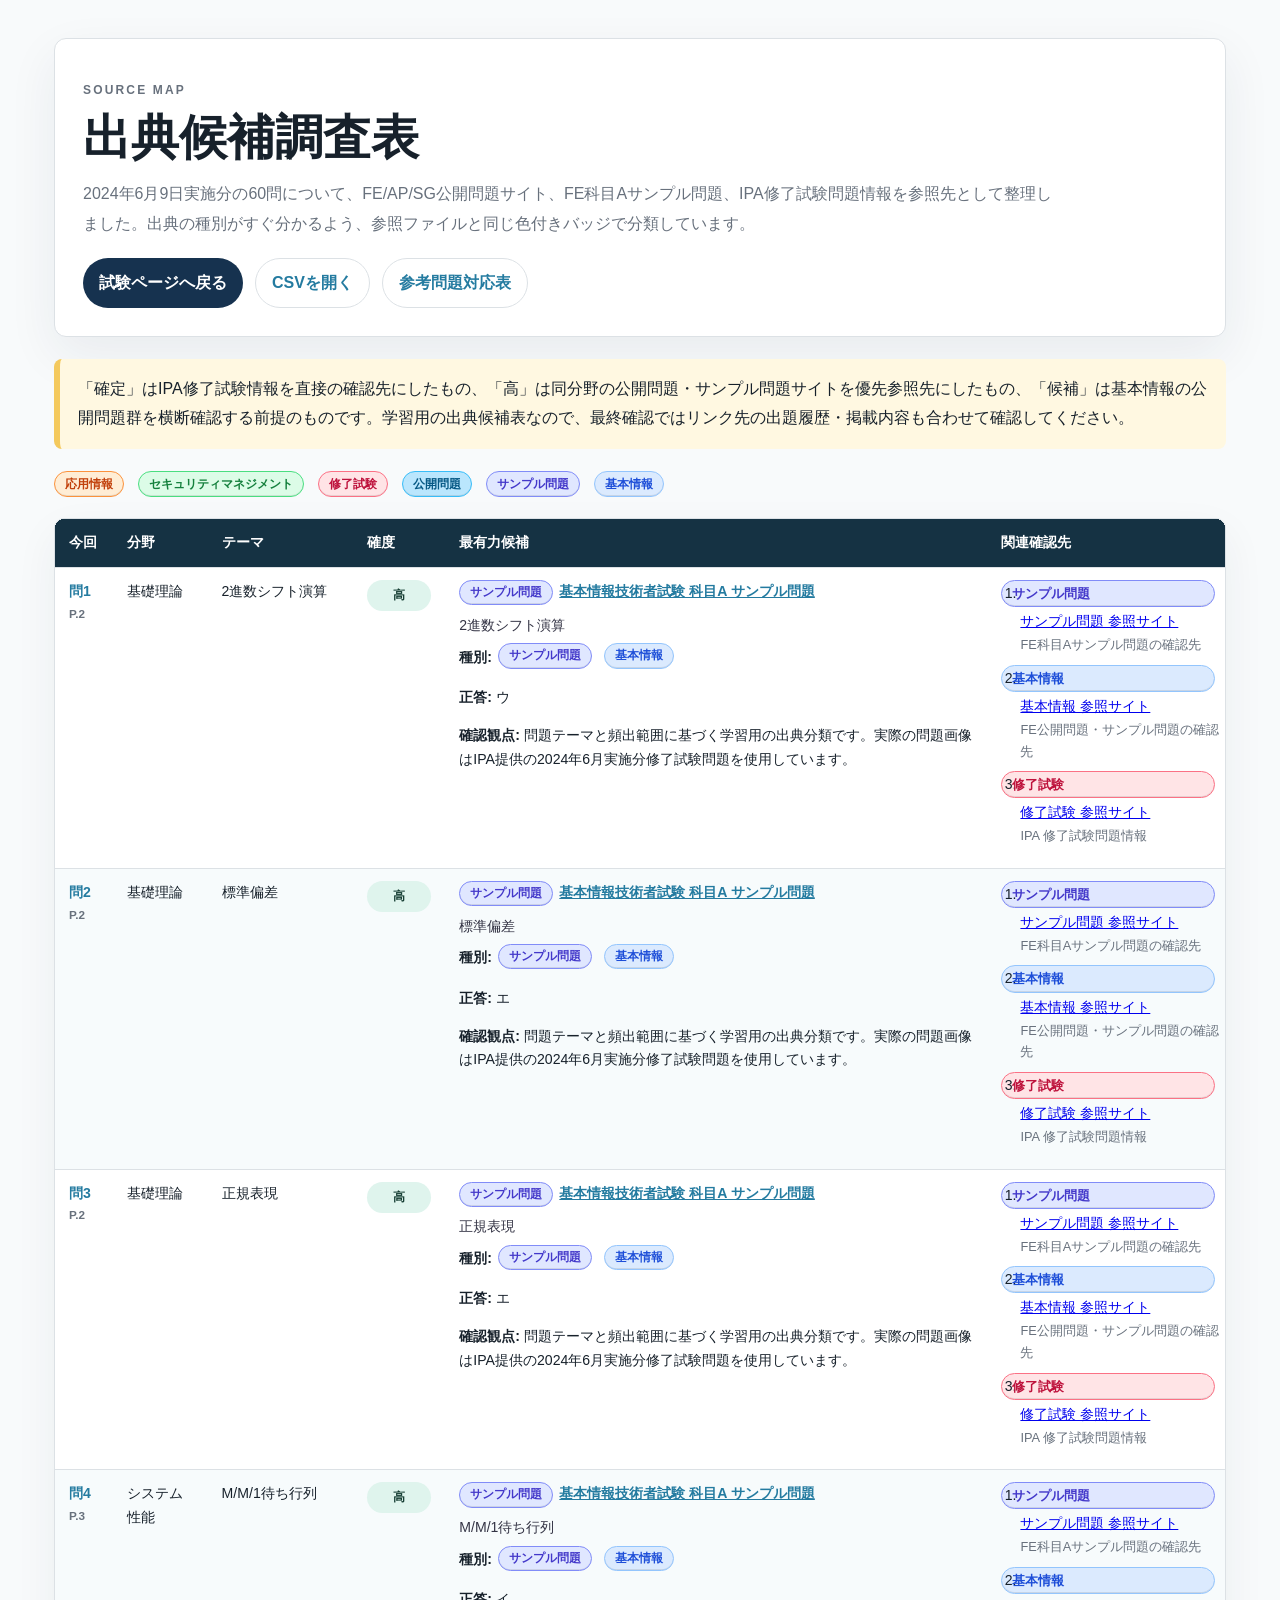
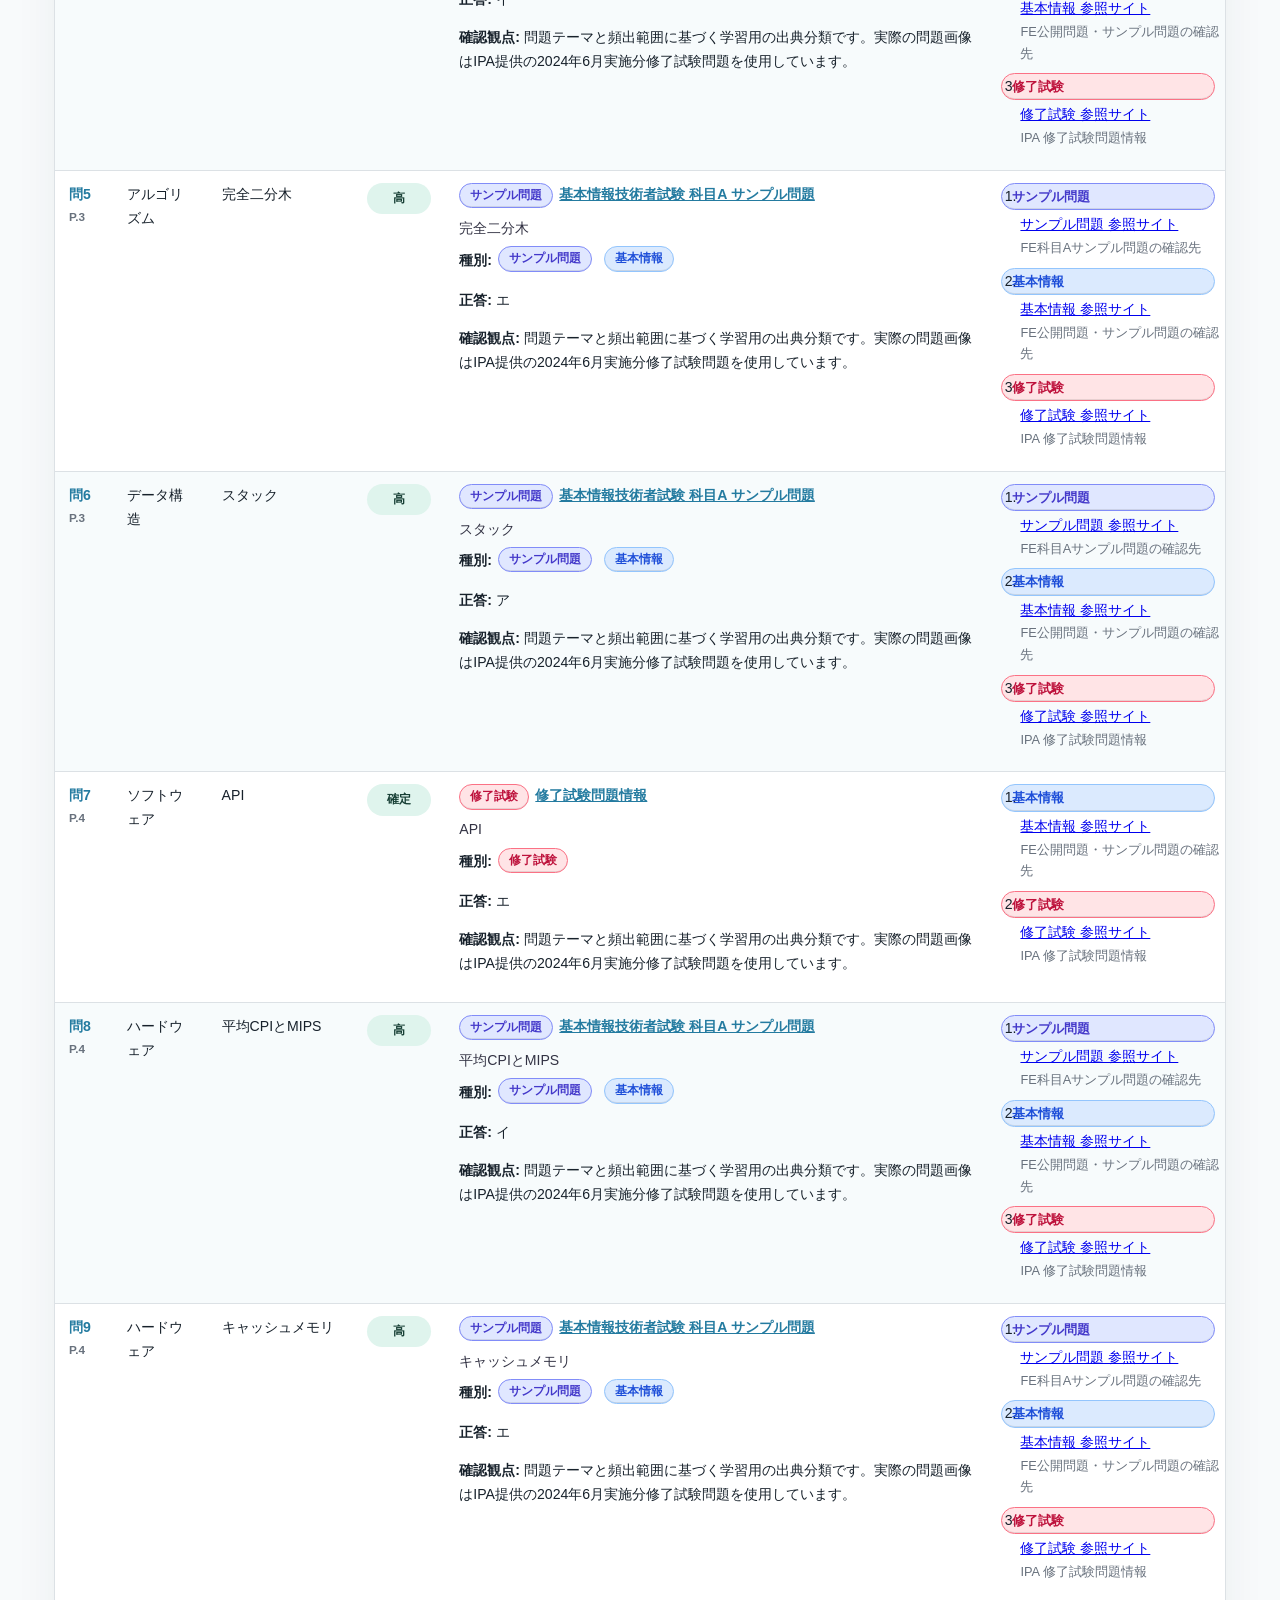
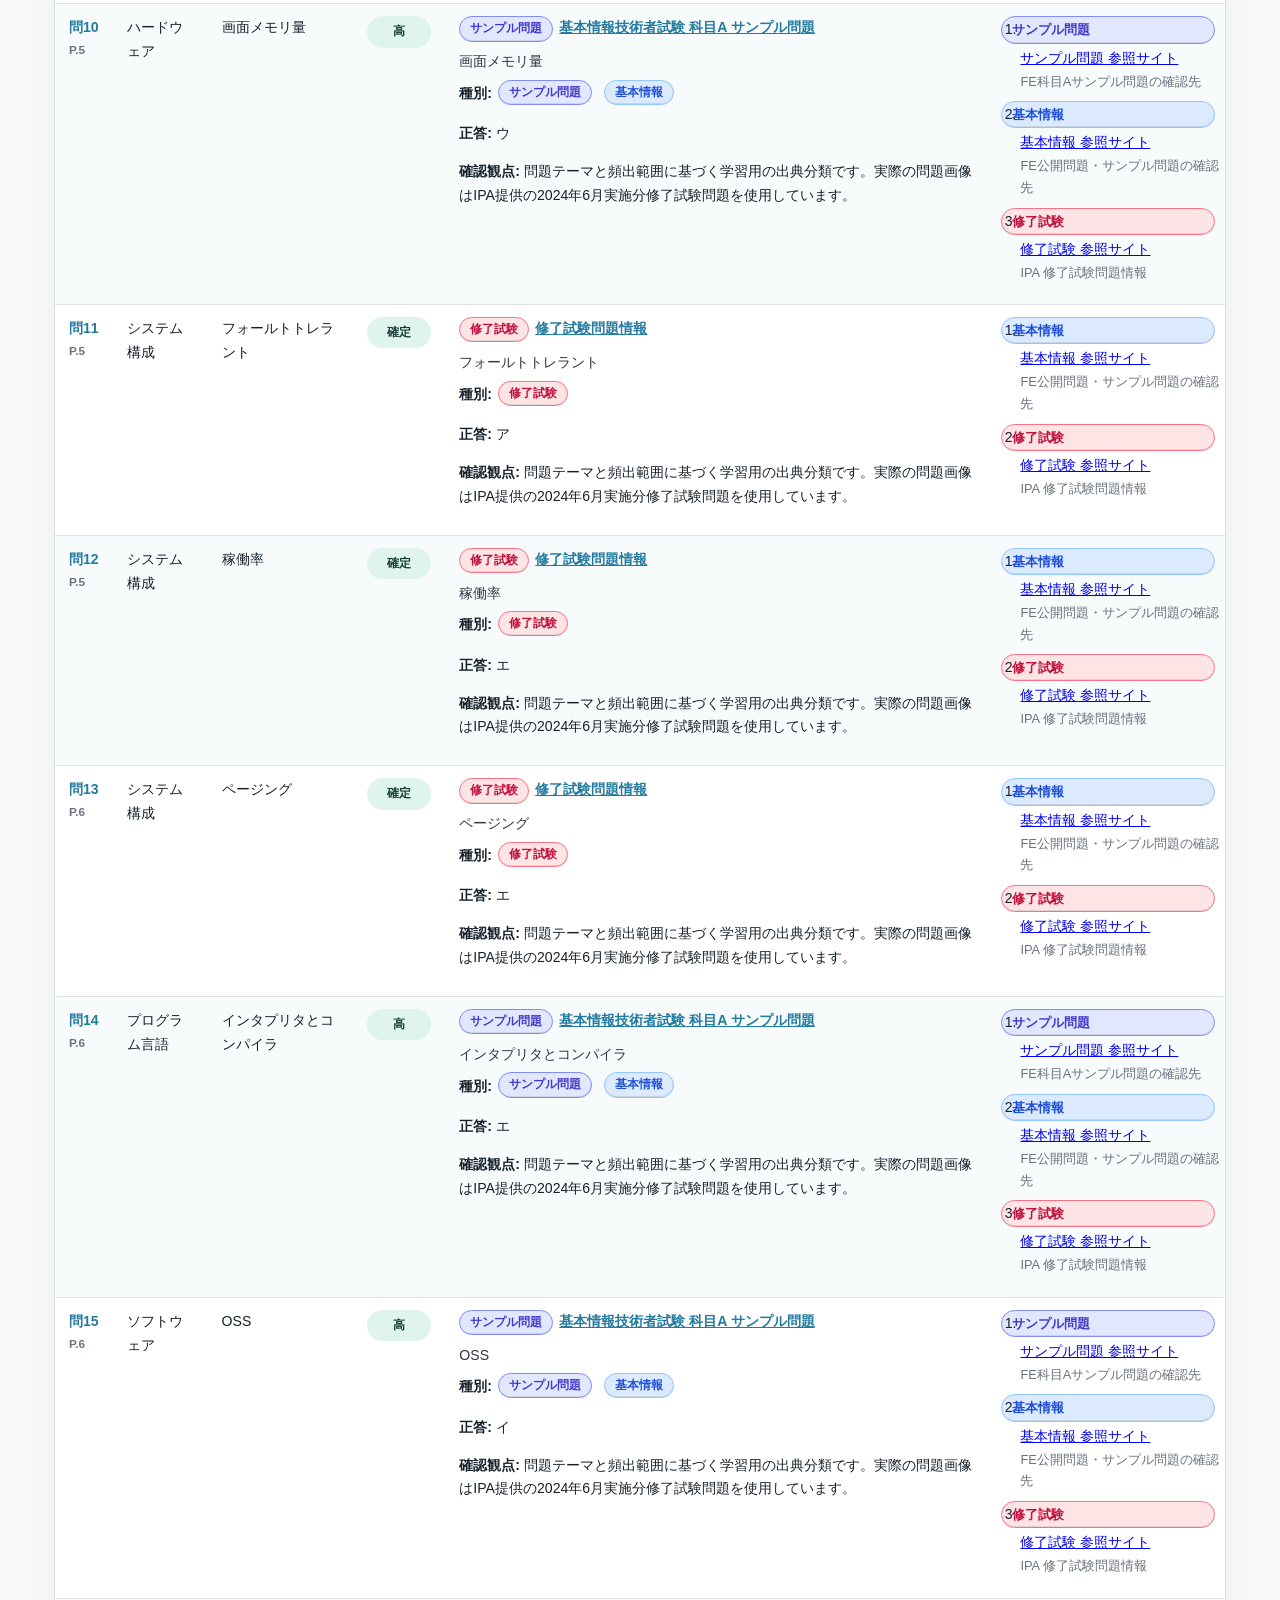
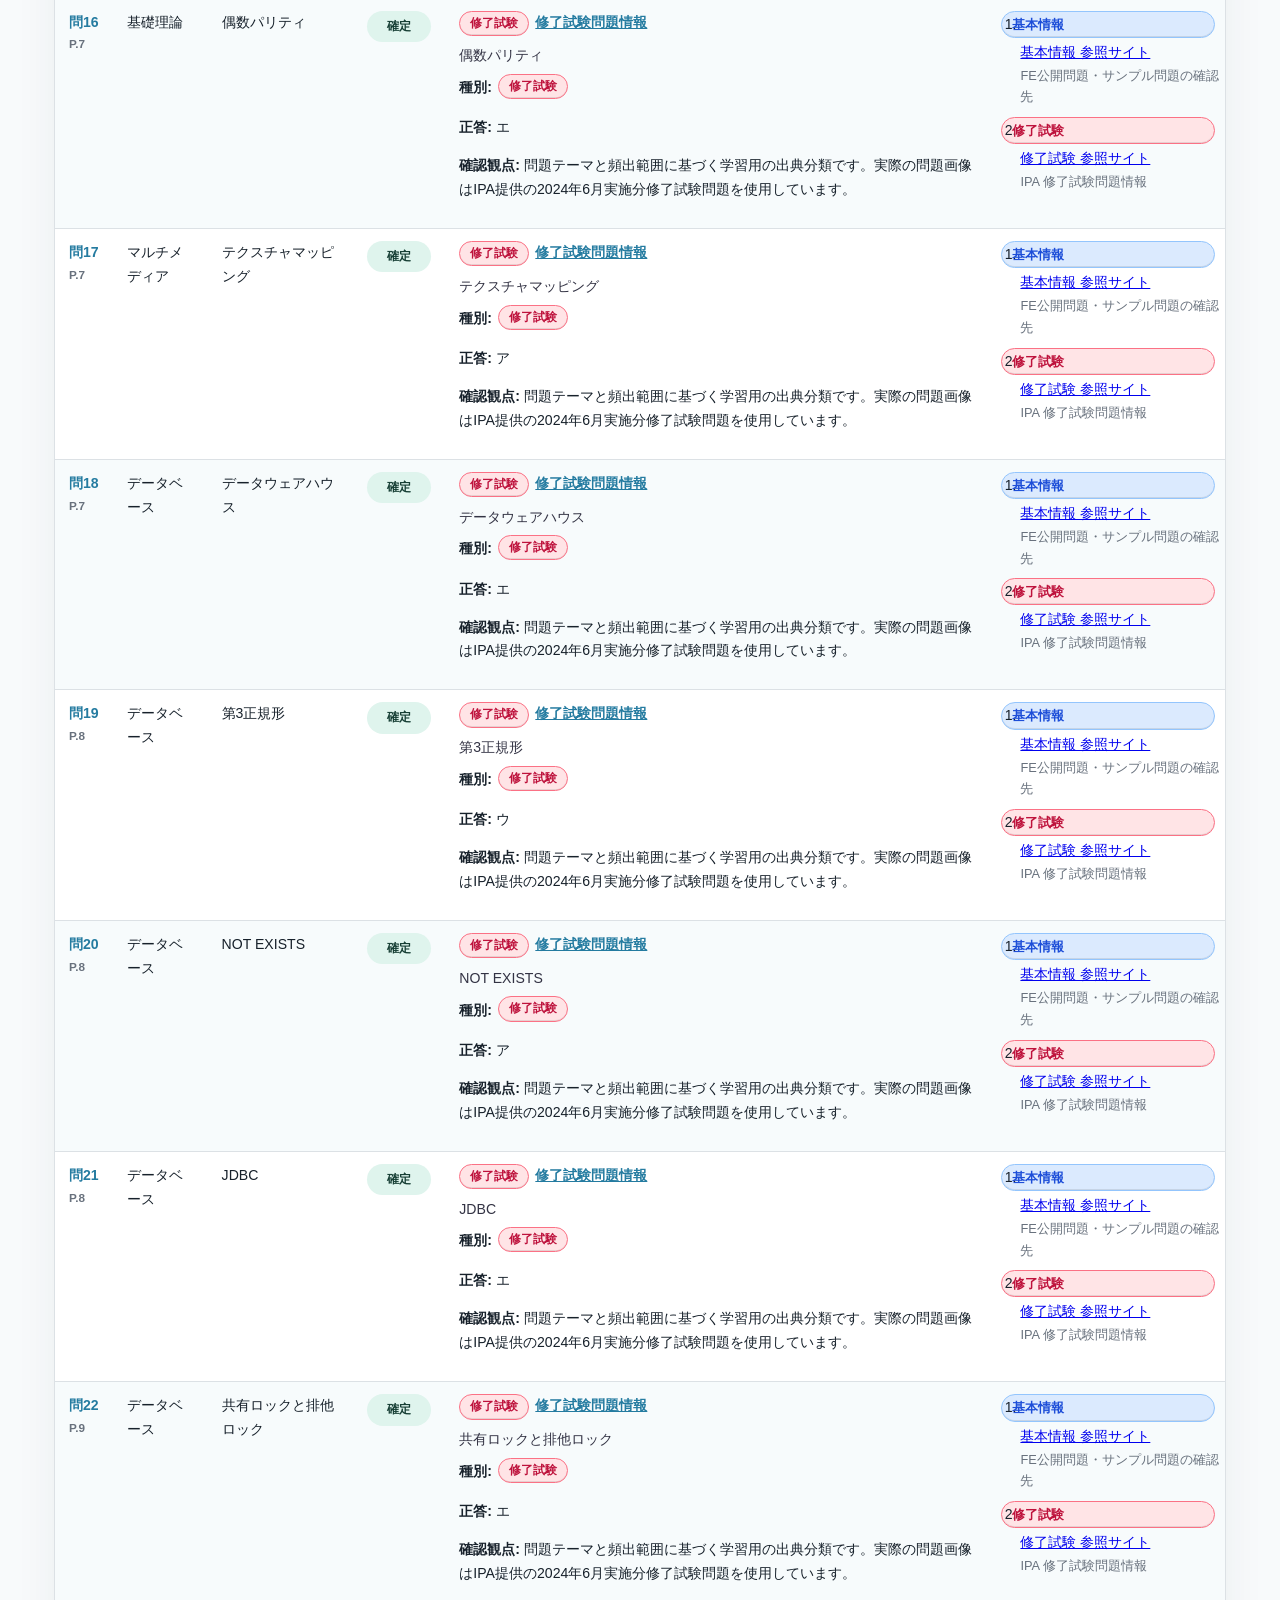
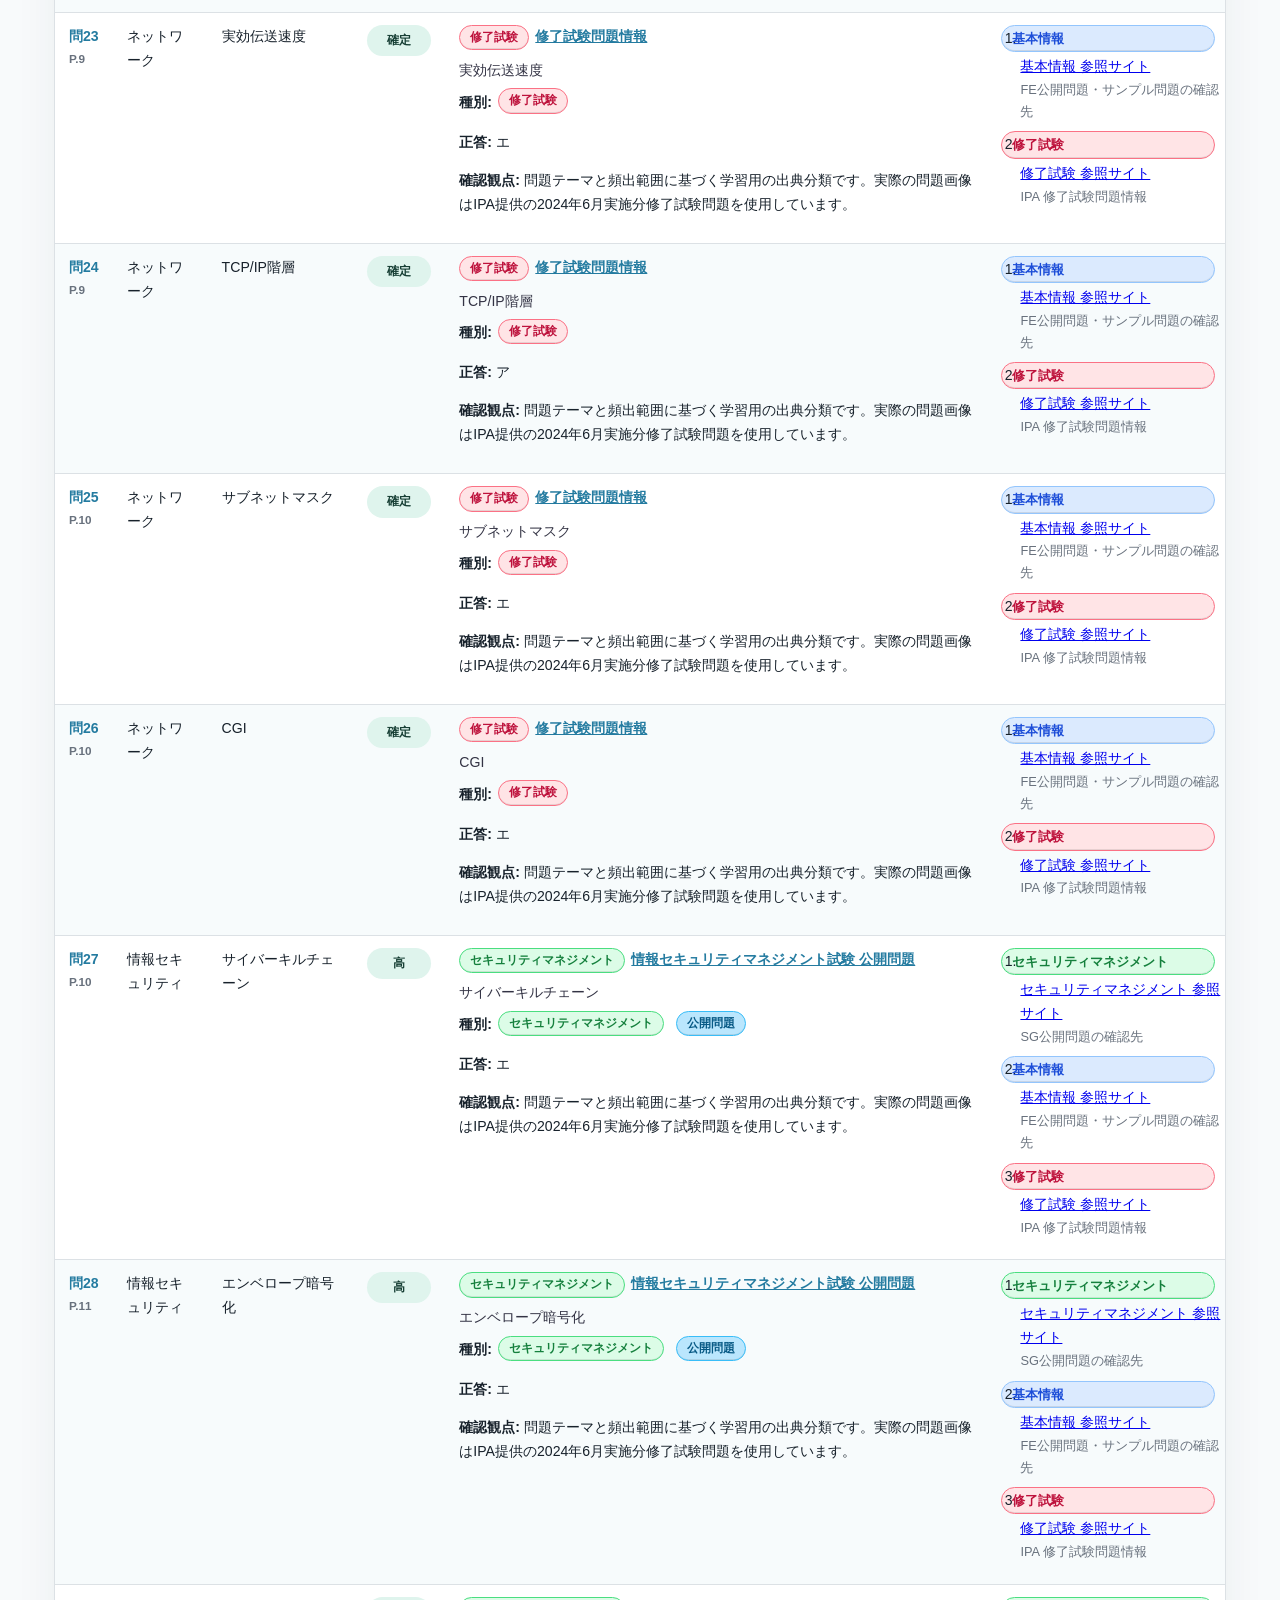
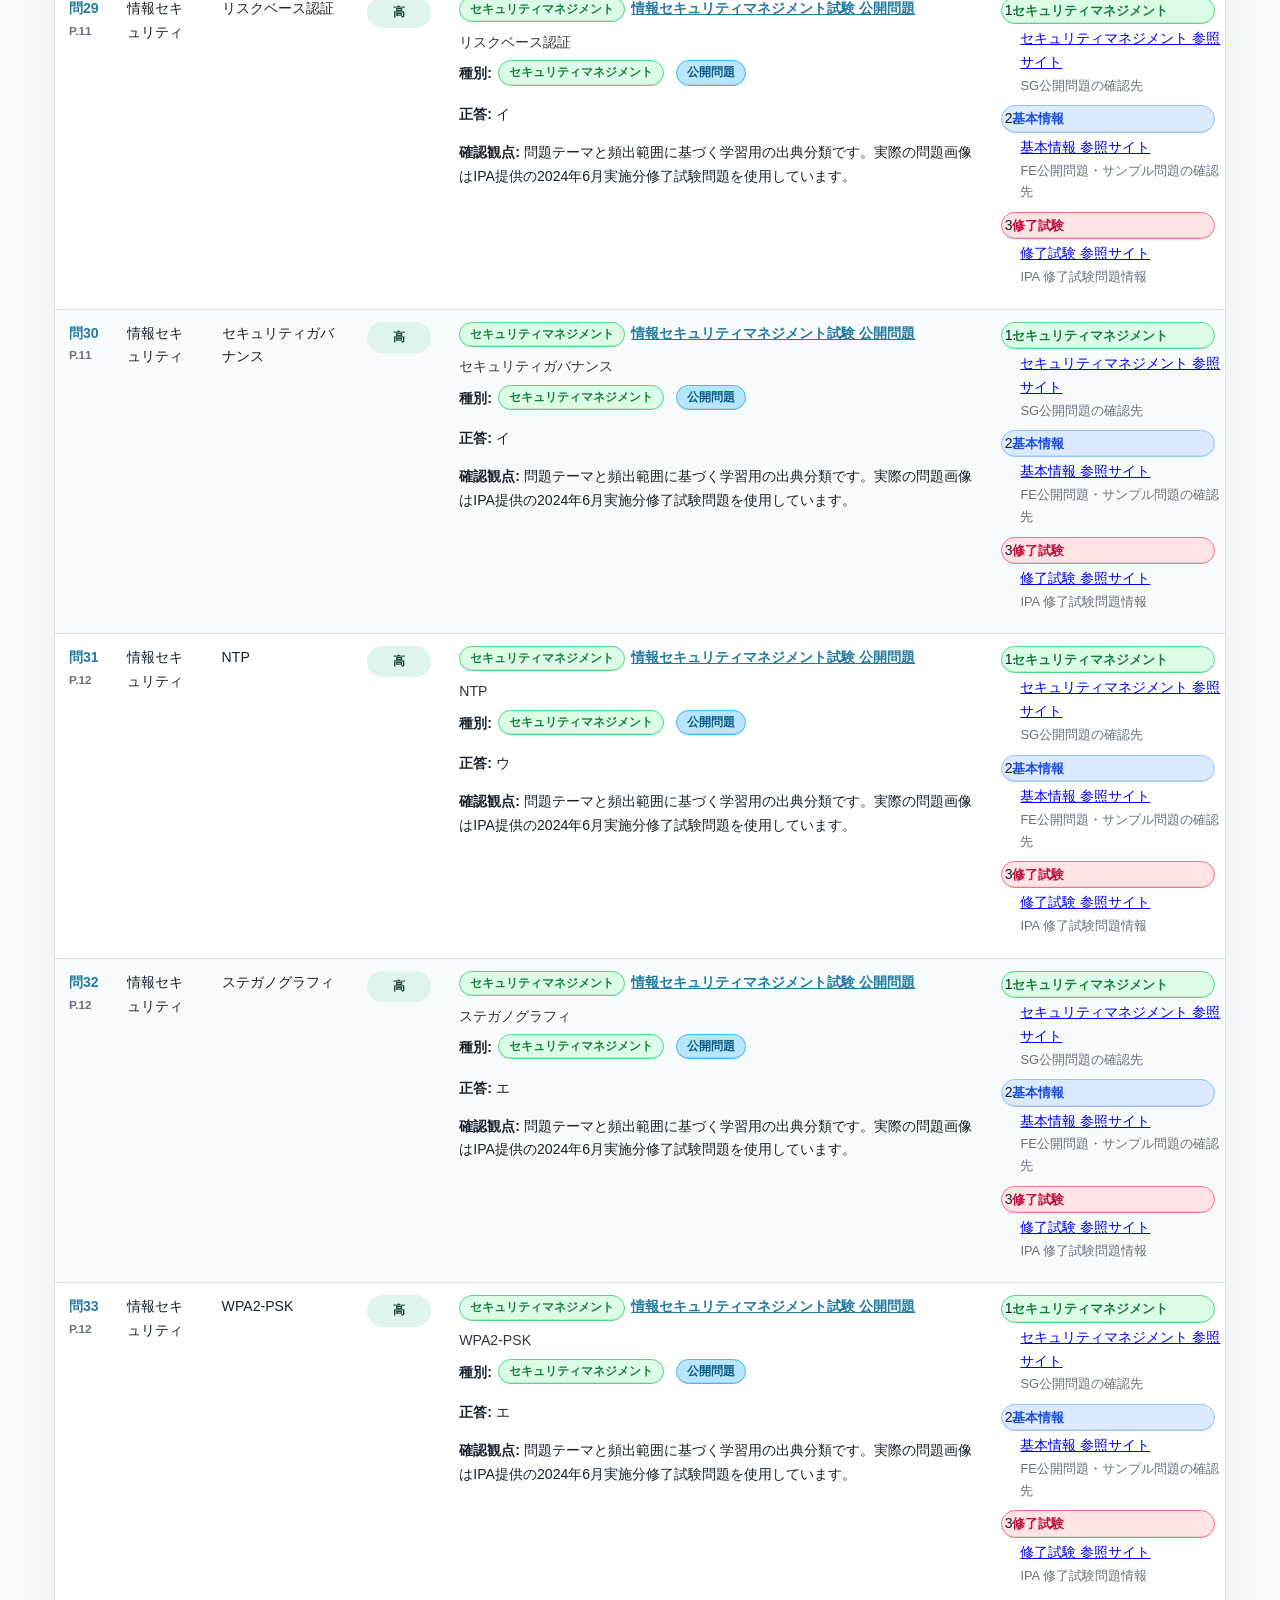
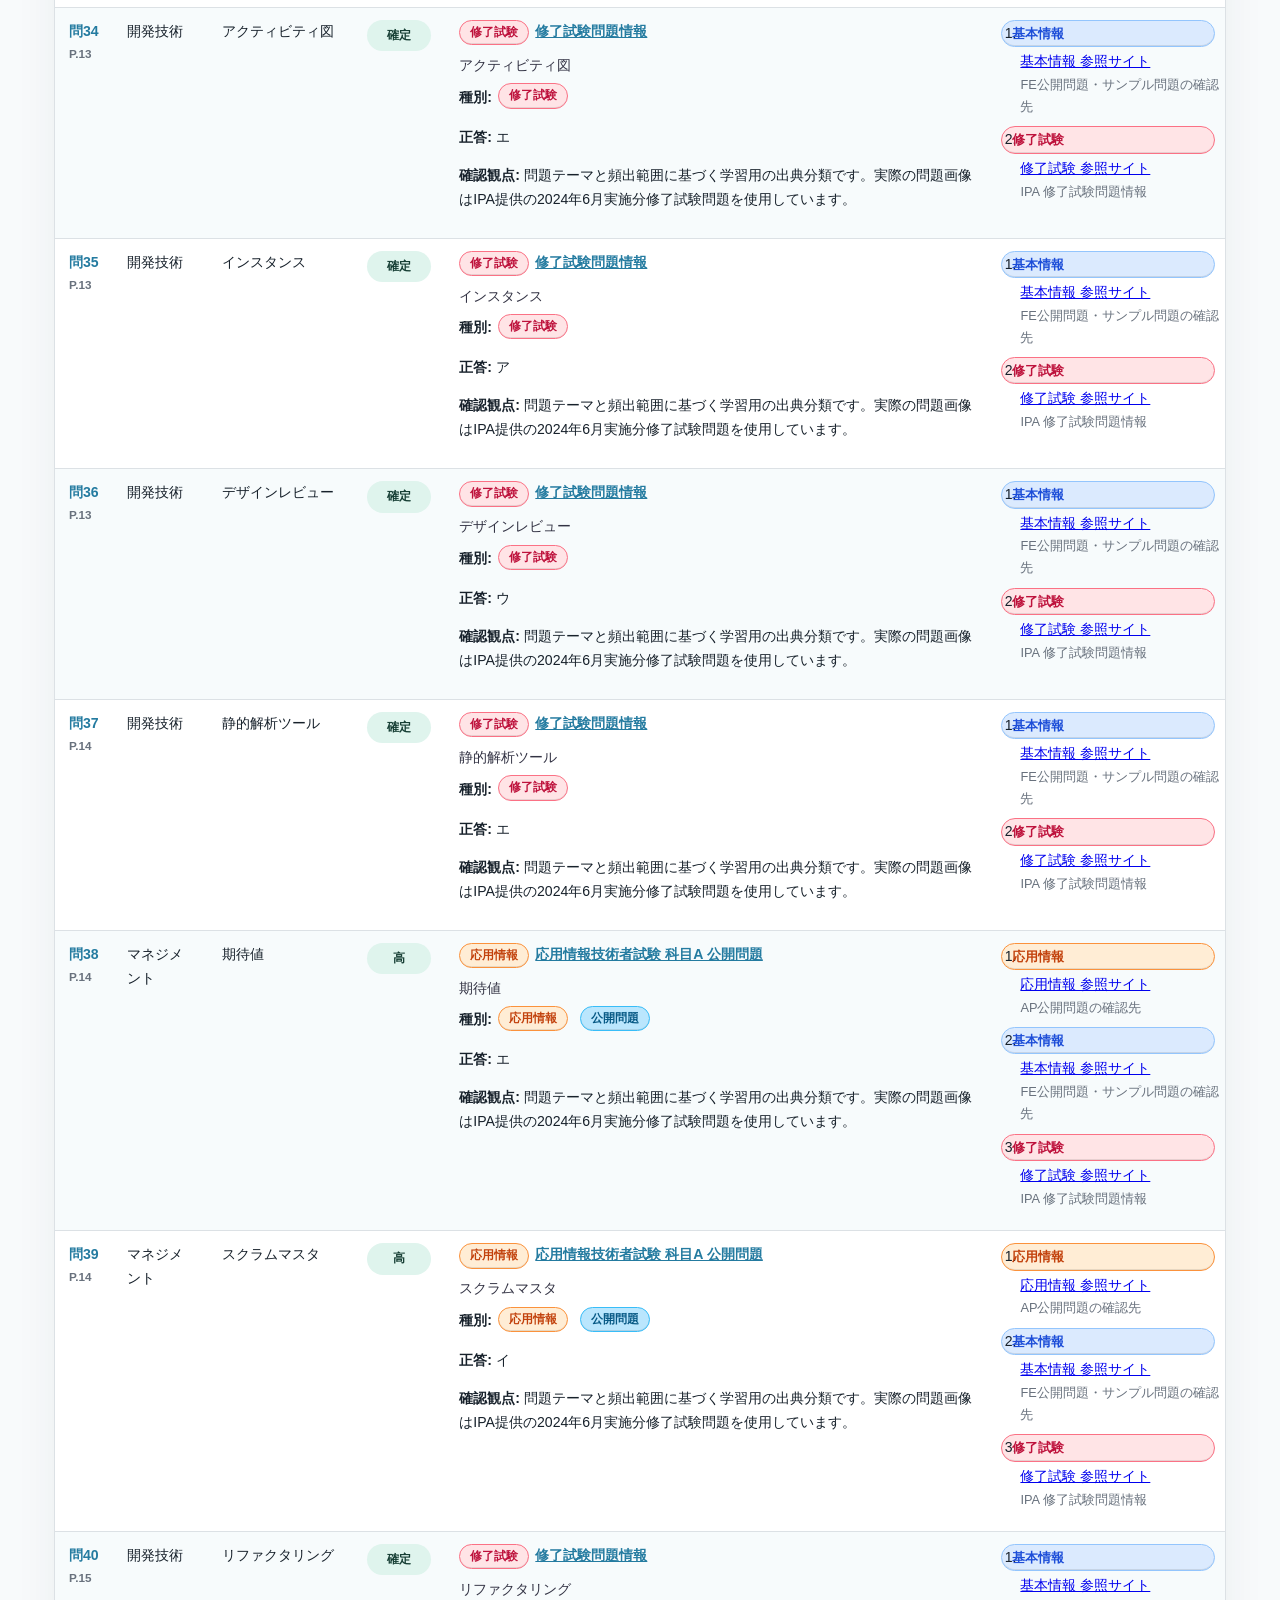
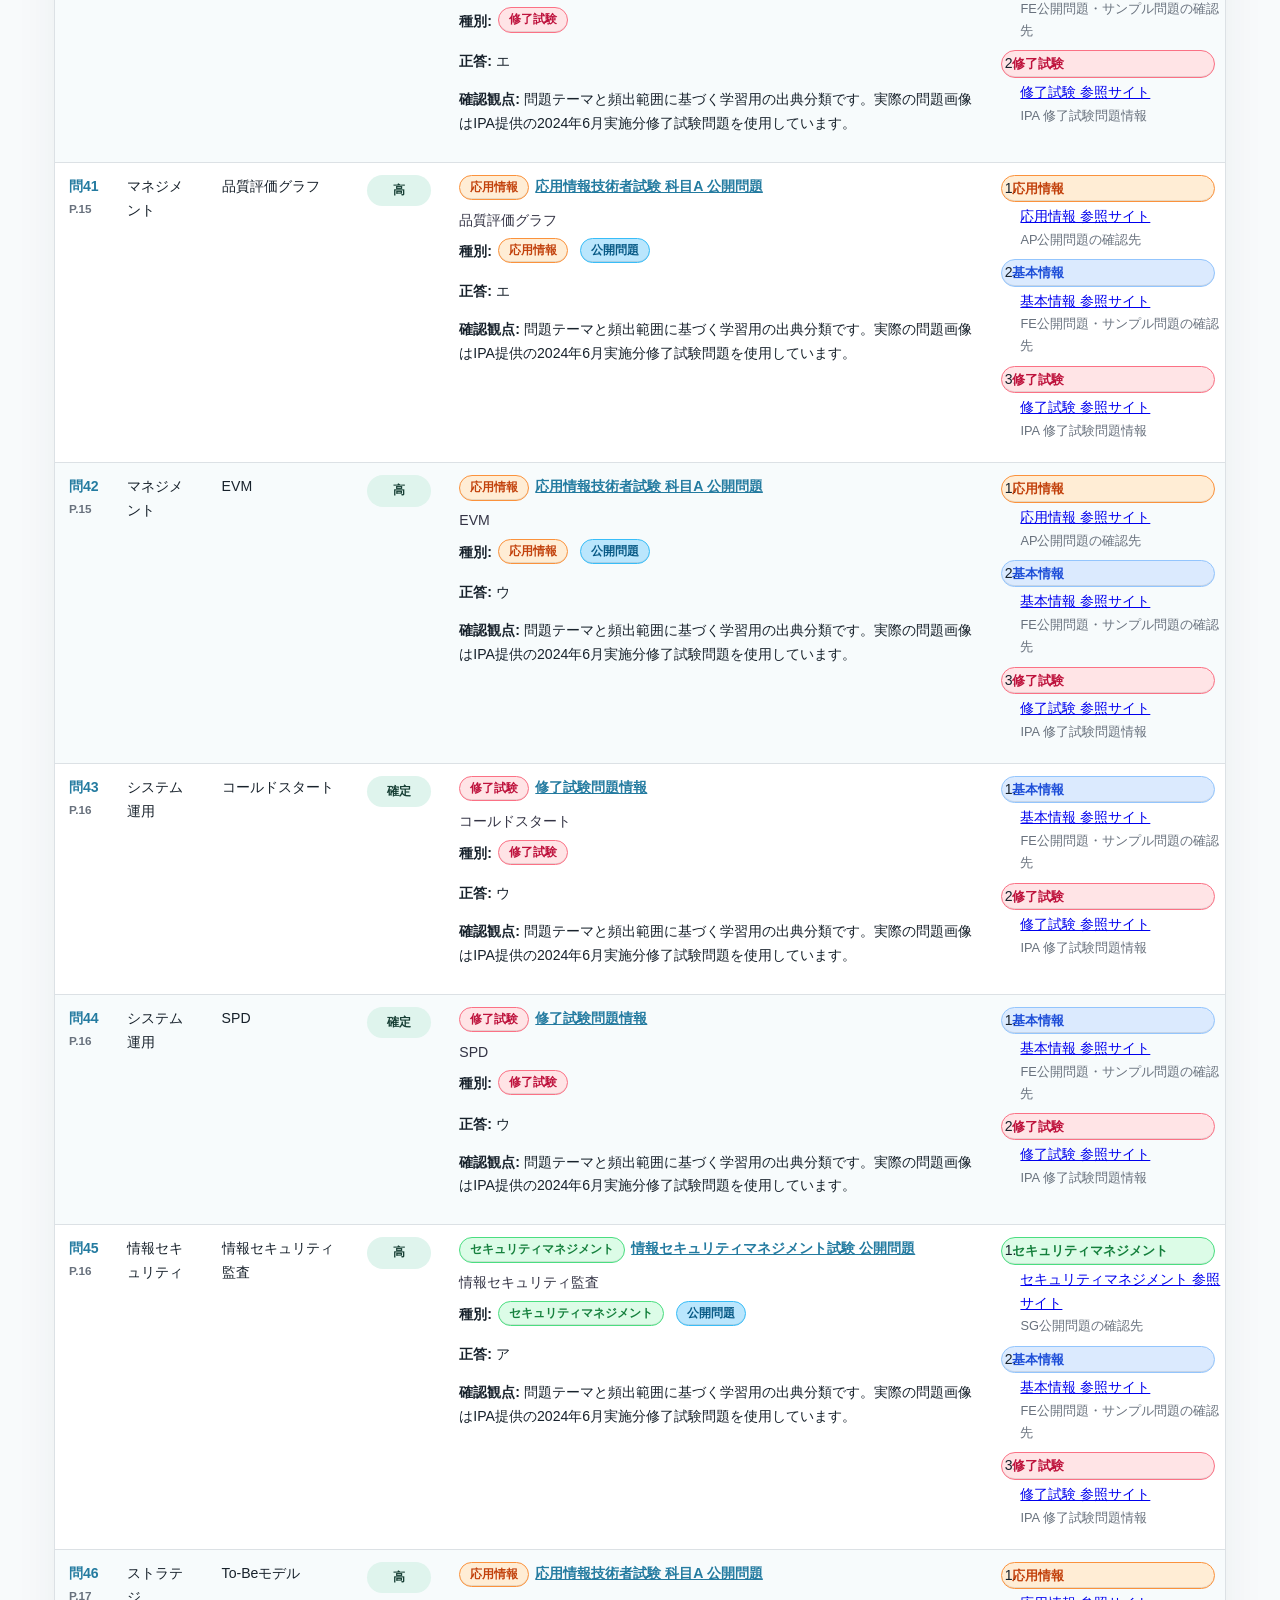
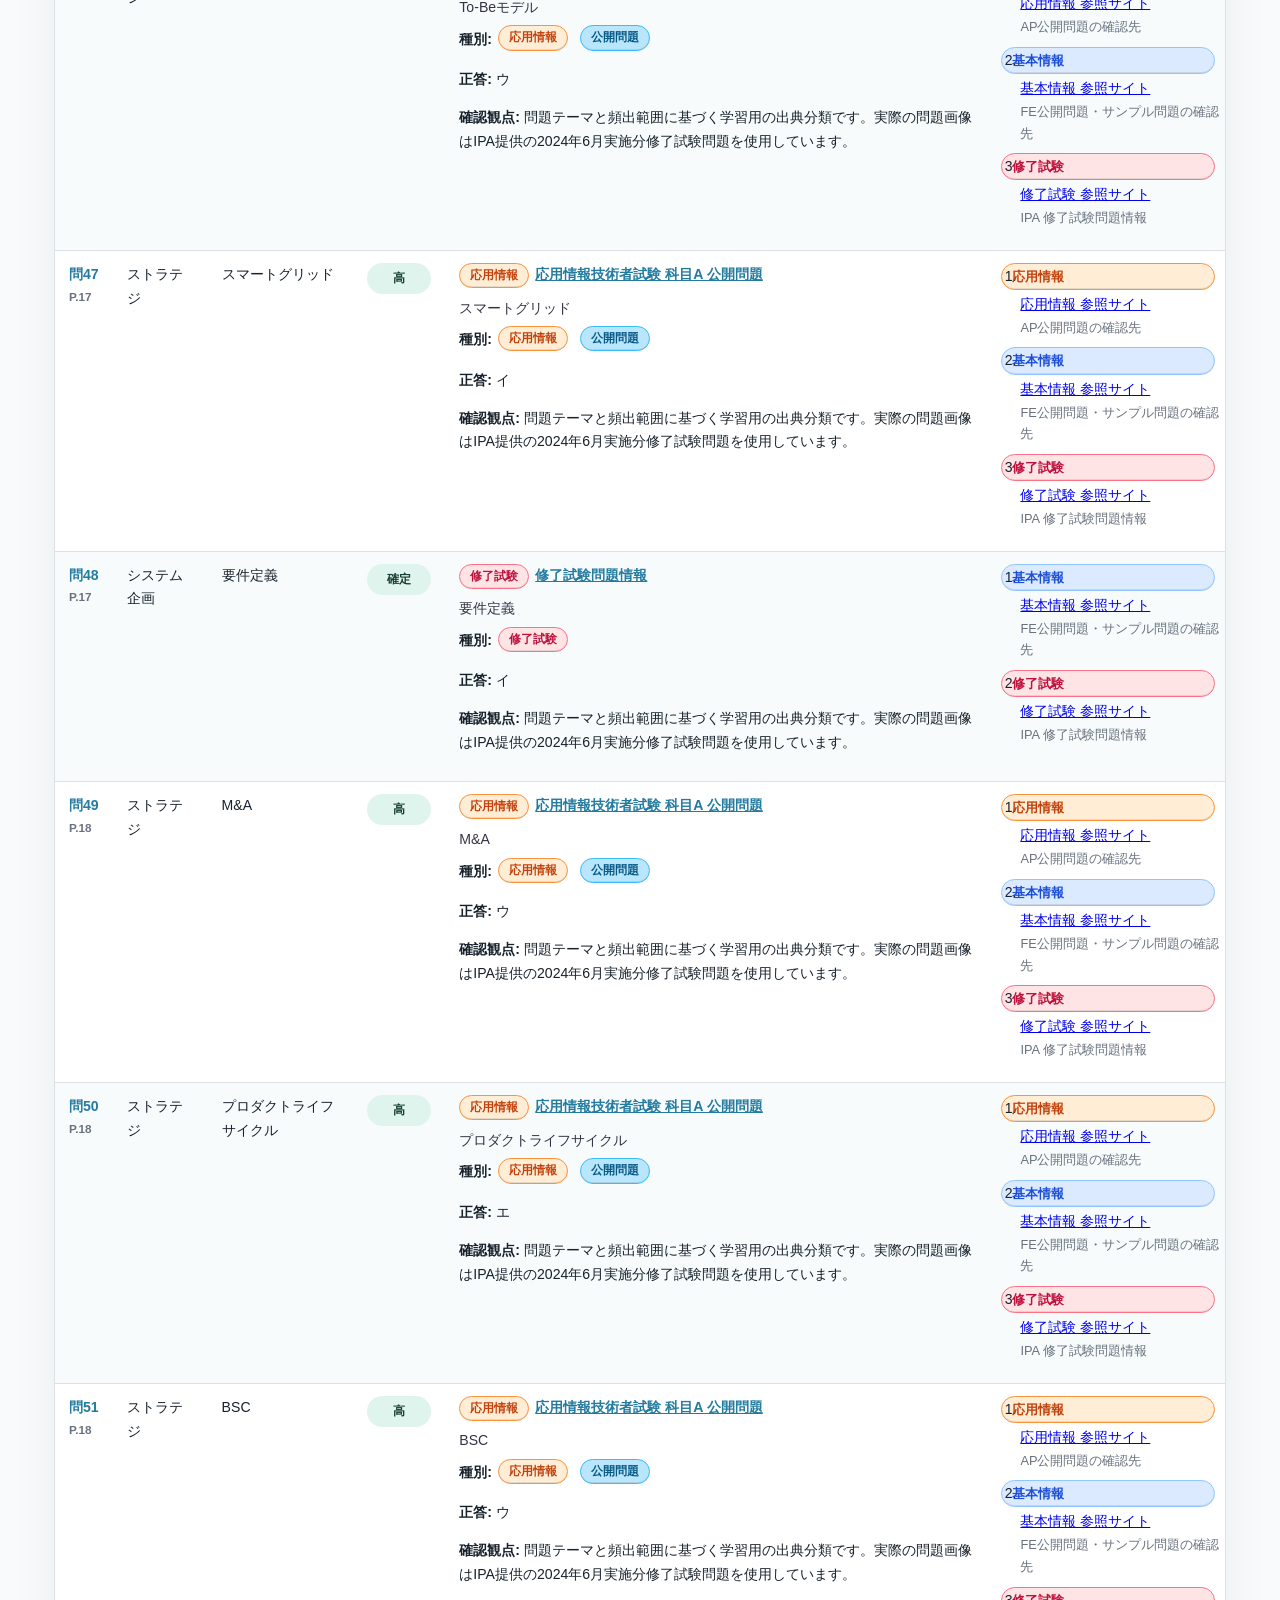
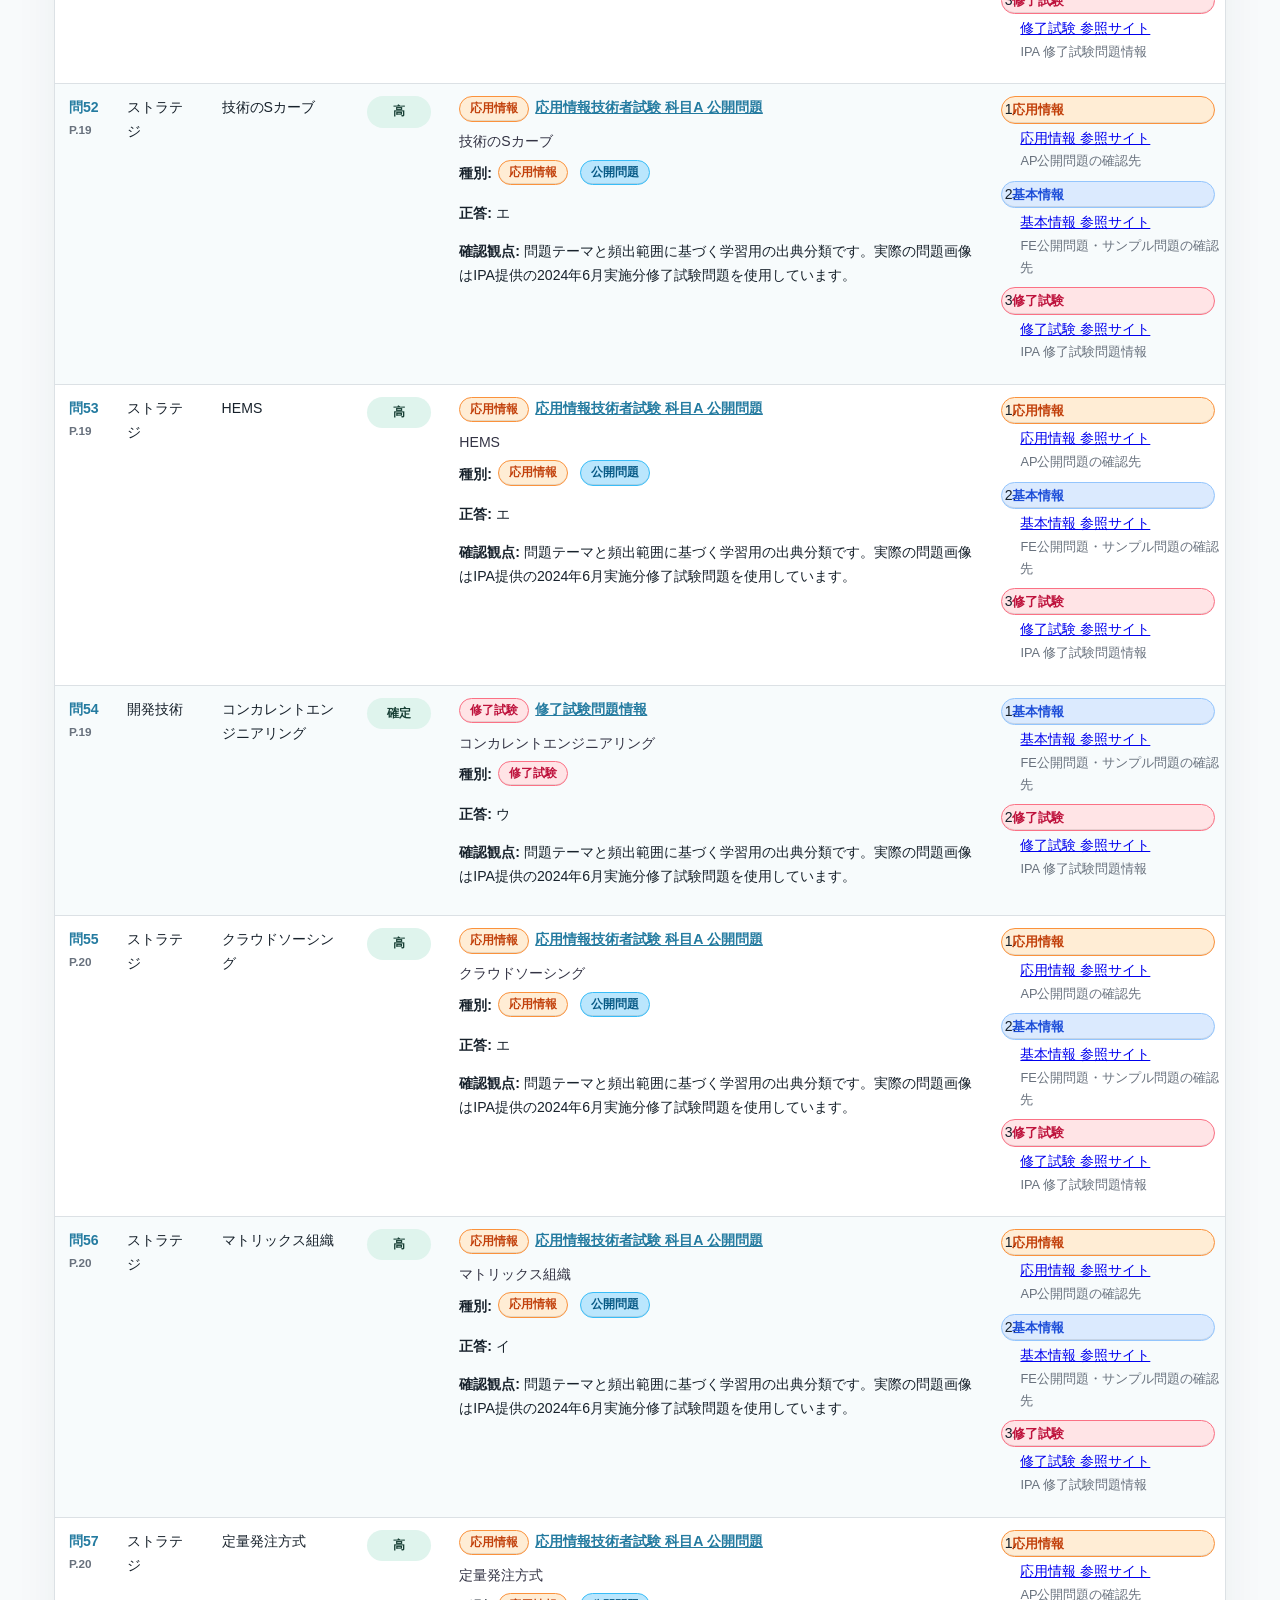
<file: source-map.html>
<!doctype html>
<html lang="ja">
<head>
  <meta charset="utf-8">
  <meta name="viewport" content="width=device-width, initial-scale=1">
  <title>出典候補調査表｜FE 科目A 特例修了認定試験（2024年6月9日実施分）</title>
  <link rel="stylesheet" href="styles.css">
  <style>
    body{background:#f8fafb;color:#17212b}
    .source-wrap{max-width:1220px;margin:0 auto;padding:38px 24px 72px}
    .source-hero{background:#fff;border:1px solid var(--line);border-radius:12px;padding:28px;box-shadow:0 18px 50px #20304012}
    .source-hero h1{margin:.25rem 0 1rem;font-size:clamp(1.8rem,4vw,3rem);letter-spacing:0}
    .source-hero p{line-height:1.9;color:var(--muted);max-width:980px}
    .source-actions{display:flex;gap:12px;flex-wrap:wrap;margin-top:18px}
    .source-actions a{display:inline-flex;align-items:center;justify-content:center;border-radius:999px;padding:10px 16px;background:var(--navy);color:#fff;text-decoration:none;font-weight:800}
    .source-actions a.secondary{background:#fff;color:var(--blue);border:1px solid var(--line)}
    .source-note{margin:22px 0;padding:16px 18px;background:#fff8e1;border-left:6px solid var(--yellow);border-radius:8px;line-height:1.8}
    .source-legend{display:flex;gap:8px;flex-wrap:wrap;margin:0 0 18px}
    .source-legend .source-badge{font-size:.76rem}
    .source-table-wrap{overflow:auto;background:#fff;border:1px solid var(--line);border-radius:10px;box-shadow:0 16px 44px #2030400f}
    .source-table{width:100%;border-collapse:collapse;min-width:1180px;font-size:.88rem}
    .source-table th,.source-table td{padding:12px 14px;border-bottom:1px solid var(--line);vertical-align:top;line-height:1.7}
    .source-table th{position:sticky;top:0;background:#153243;color:#fff;text-align:left;white-space:nowrap}
    .source-table tr:nth-child(even) td{background:#f7fbfc}
    .qcell{font-weight:800;color:var(--blue);white-space:nowrap}
    .qcell small{display:block;color:var(--muted);font-weight:700}
    .source-link{font-weight:800;color:var(--blue)}
    .candidate-title{margin:.35rem 0;color:#334}
    .source-badges{display:flex;align-items:center;gap:6px;flex-wrap:wrap;margin:.3rem 0}
    .source-badge{display:inline-grid;place-items:center;border-radius:999px;padding:3px 10px;margin:0 6px 3px 0;font-weight:900;font-size:.72rem;line-height:1.5;border:1px solid transparent;white-space:nowrap;box-shadow:inset 0 -1px 0 #00000018}
    .source-badge.fe{background:#dbeafe;color:#1d4ed8;border-color:#93c5fd}
    .source-badge.public{background:#bae6fd;color:#075985;border-color:#38bdf8}
    .source-badge.sample{background:#e0e7ff;color:#4338ca;border-color:#818cf8}
    .source-badge.ap{background:#ffedd5;color:#c2410c;border-color:#fb923c}
    .source-badge.sg{background:#dcfce7;color:#15803d;border-color:#4ade80}
    .source-badge.menjo{background:#ffe4e6;color:#be123c;border-color:#fb7185}
    .confidence{display:inline-grid;place-items:center;min-width:64px;border-radius:999px;padding:5px 10px;font-weight:800;font-size:.78rem}
    .confidence.high{background:#dff4ed;color:#173f35}
    .confidence.mid{background:#fff0c9;color:#604400}
    .confidence.low{background:#ffe1db;color:#79291e}
    .alt-list{margin:0;padding-left:1.2rem}
    .alt-list li{margin:0 0 .55rem}
    .alt-list .source-badge{margin-left:-1.2rem}
    .alt-list span{display:block;color:var(--muted);font-size:.8rem}
    @media(max-width:680px){.source-wrap{padding:24px 14px 56px}.source-hero{padding:20px}}
  </style>
</head>
<body>
  <main class="source-wrap">
    <section class="source-hero">
      <p class="section-kicker">SOURCE MAP</p>
      <h1>出典候補調査表</h1>
      <p>2024年6月9日実施分の60問について、FE/AP/SG公開問題サイト、FE科目Aサンプル問題、IPA修了試験問題情報を参照先として整理しました。出典の種別がすぐ分かるよう、参照ファイルと同じ色付きバッジで分類しています。</p>
      <div class="source-actions">
        <a href="index.html">試験ページへ戻る</a>
        <a class="secondary" href="source-map.csv">CSVを開く</a>
        <a class="secondary" href="reference-map.html">参考問題対応表</a>
      </div>
    </section>
    <p class="source-note">「確定」はIPA修了試験情報を直接の確認先にしたもの、「高」は同分野の公開問題・サンプル問題サイトを優先参照先にしたもの、「候補」は基本情報の公開問題群を横断確認する前提のものです。学習用の出典候補表なので、最終確認ではリンク先の出題履歴・掲載内容も合わせて確認してください。</p>
    <div class="source-legend" aria-label="出典種別の凡例">
      <span class="source-badge ap">応用情報</span><span class="source-badge sg">セキュリティマネジメント</span><span class="source-badge menjo">修了試験</span><span class="source-badge public">公開問題</span><span class="source-badge sample">サンプル問題</span><span class="source-badge fe">基本情報</span>
    </div>
    <div class="source-table-wrap">
      <table class="source-table">
        <thead><tr><th>今回</th><th>分野</th><th>テーマ</th><th>確度</th><th>最有力候補</th><th>関連確認先</th></tr></thead>
        <tbody>
          <tr>
      <td class="qcell">問1<small>P.2</small></td>
      <td>基礎理論</td>
      <td>2進数シフト演算</td>
      <td><span class="confidence high">高</span></td>
      <td>
        <span class="source-badge sample">サンプル問題</span><a class="source-link" href="https://www.fe-siken.com/">基本情報技術者試験 科目A サンプル問題</a>
        <p class="candidate-title">2進数シフト演算</p>
        <p class="source-badges"><strong>種別:</strong> <span class="source-badge sample">サンプル問題</span><span class="source-badge fe">基本情報</span></p>
        <p><strong>正答:</strong> ウ</p>
        <p><strong>確認観点:</strong> 問題テーマと頻出範囲に基づく学習用の出典分類です。実際の問題画像はIPA提供の2024年6月実施分修了試験問題を使用しています。</p>
      </td>
      <td><ol class="alt-list"><li><span class="source-badge sample">サンプル問題</span><a href="https://www.fe-siken.com/">サンプル問題 参照サイト</a><span>FE科目Aサンプル問題の確認先</span></li><li><span class="source-badge fe">基本情報</span><a href="https://www.fe-siken.com/">基本情報 参照サイト</a><span>FE公開問題・サンプル問題の確認先</span></li><li><span class="source-badge menjo">修了試験</span><a href="https://www.ipa.go.jp/shiken/about/menjo-fe.html#kakomondai">修了試験 参照サイト</a><span>IPA 修了試験問題情報</span></li></ol></td>
    </tr><tr>
      <td class="qcell">問2<small>P.2</small></td>
      <td>基礎理論</td>
      <td>標準偏差</td>
      <td><span class="confidence high">高</span></td>
      <td>
        <span class="source-badge sample">サンプル問題</span><a class="source-link" href="https://www.fe-siken.com/">基本情報技術者試験 科目A サンプル問題</a>
        <p class="candidate-title">標準偏差</p>
        <p class="source-badges"><strong>種別:</strong> <span class="source-badge sample">サンプル問題</span><span class="source-badge fe">基本情報</span></p>
        <p><strong>正答:</strong> エ</p>
        <p><strong>確認観点:</strong> 問題テーマと頻出範囲に基づく学習用の出典分類です。実際の問題画像はIPA提供の2024年6月実施分修了試験問題を使用しています。</p>
      </td>
      <td><ol class="alt-list"><li><span class="source-badge sample">サンプル問題</span><a href="https://www.fe-siken.com/">サンプル問題 参照サイト</a><span>FE科目Aサンプル問題の確認先</span></li><li><span class="source-badge fe">基本情報</span><a href="https://www.fe-siken.com/">基本情報 参照サイト</a><span>FE公開問題・サンプル問題の確認先</span></li><li><span class="source-badge menjo">修了試験</span><a href="https://www.ipa.go.jp/shiken/about/menjo-fe.html#kakomondai">修了試験 参照サイト</a><span>IPA 修了試験問題情報</span></li></ol></td>
    </tr><tr>
      <td class="qcell">問3<small>P.2</small></td>
      <td>基礎理論</td>
      <td>正規表現</td>
      <td><span class="confidence high">高</span></td>
      <td>
        <span class="source-badge sample">サンプル問題</span><a class="source-link" href="https://www.fe-siken.com/">基本情報技術者試験 科目A サンプル問題</a>
        <p class="candidate-title">正規表現</p>
        <p class="source-badges"><strong>種別:</strong> <span class="source-badge sample">サンプル問題</span><span class="source-badge fe">基本情報</span></p>
        <p><strong>正答:</strong> エ</p>
        <p><strong>確認観点:</strong> 問題テーマと頻出範囲に基づく学習用の出典分類です。実際の問題画像はIPA提供の2024年6月実施分修了試験問題を使用しています。</p>
      </td>
      <td><ol class="alt-list"><li><span class="source-badge sample">サンプル問題</span><a href="https://www.fe-siken.com/">サンプル問題 参照サイト</a><span>FE科目Aサンプル問題の確認先</span></li><li><span class="source-badge fe">基本情報</span><a href="https://www.fe-siken.com/">基本情報 参照サイト</a><span>FE公開問題・サンプル問題の確認先</span></li><li><span class="source-badge menjo">修了試験</span><a href="https://www.ipa.go.jp/shiken/about/menjo-fe.html#kakomondai">修了試験 参照サイト</a><span>IPA 修了試験問題情報</span></li></ol></td>
    </tr><tr>
      <td class="qcell">問4<small>P.3</small></td>
      <td>システム性能</td>
      <td>M/M/1待ち行列</td>
      <td><span class="confidence high">高</span></td>
      <td>
        <span class="source-badge sample">サンプル問題</span><a class="source-link" href="https://www.fe-siken.com/">基本情報技術者試験 科目A サンプル問題</a>
        <p class="candidate-title">M/M/1待ち行列</p>
        <p class="source-badges"><strong>種別:</strong> <span class="source-badge sample">サンプル問題</span><span class="source-badge fe">基本情報</span></p>
        <p><strong>正答:</strong> イ</p>
        <p><strong>確認観点:</strong> 問題テーマと頻出範囲に基づく学習用の出典分類です。実際の問題画像はIPA提供の2024年6月実施分修了試験問題を使用しています。</p>
      </td>
      <td><ol class="alt-list"><li><span class="source-badge sample">サンプル問題</span><a href="https://www.fe-siken.com/">サンプル問題 参照サイト</a><span>FE科目Aサンプル問題の確認先</span></li><li><span class="source-badge fe">基本情報</span><a href="https://www.fe-siken.com/">基本情報 参照サイト</a><span>FE公開問題・サンプル問題の確認先</span></li><li><span class="source-badge menjo">修了試験</span><a href="https://www.ipa.go.jp/shiken/about/menjo-fe.html#kakomondai">修了試験 参照サイト</a><span>IPA 修了試験問題情報</span></li></ol></td>
    </tr><tr>
      <td class="qcell">問5<small>P.3</small></td>
      <td>アルゴリズム</td>
      <td>完全二分木</td>
      <td><span class="confidence high">高</span></td>
      <td>
        <span class="source-badge sample">サンプル問題</span><a class="source-link" href="https://www.fe-siken.com/">基本情報技術者試験 科目A サンプル問題</a>
        <p class="candidate-title">完全二分木</p>
        <p class="source-badges"><strong>種別:</strong> <span class="source-badge sample">サンプル問題</span><span class="source-badge fe">基本情報</span></p>
        <p><strong>正答:</strong> エ</p>
        <p><strong>確認観点:</strong> 問題テーマと頻出範囲に基づく学習用の出典分類です。実際の問題画像はIPA提供の2024年6月実施分修了試験問題を使用しています。</p>
      </td>
      <td><ol class="alt-list"><li><span class="source-badge sample">サンプル問題</span><a href="https://www.fe-siken.com/">サンプル問題 参照サイト</a><span>FE科目Aサンプル問題の確認先</span></li><li><span class="source-badge fe">基本情報</span><a href="https://www.fe-siken.com/">基本情報 参照サイト</a><span>FE公開問題・サンプル問題の確認先</span></li><li><span class="source-badge menjo">修了試験</span><a href="https://www.ipa.go.jp/shiken/about/menjo-fe.html#kakomondai">修了試験 参照サイト</a><span>IPA 修了試験問題情報</span></li></ol></td>
    </tr><tr>
      <td class="qcell">問6<small>P.3</small></td>
      <td>データ構造</td>
      <td>スタック</td>
      <td><span class="confidence high">高</span></td>
      <td>
        <span class="source-badge sample">サンプル問題</span><a class="source-link" href="https://www.fe-siken.com/">基本情報技術者試験 科目A サンプル問題</a>
        <p class="candidate-title">スタック</p>
        <p class="source-badges"><strong>種別:</strong> <span class="source-badge sample">サンプル問題</span><span class="source-badge fe">基本情報</span></p>
        <p><strong>正答:</strong> ア</p>
        <p><strong>確認観点:</strong> 問題テーマと頻出範囲に基づく学習用の出典分類です。実際の問題画像はIPA提供の2024年6月実施分修了試験問題を使用しています。</p>
      </td>
      <td><ol class="alt-list"><li><span class="source-badge sample">サンプル問題</span><a href="https://www.fe-siken.com/">サンプル問題 参照サイト</a><span>FE科目Aサンプル問題の確認先</span></li><li><span class="source-badge fe">基本情報</span><a href="https://www.fe-siken.com/">基本情報 参照サイト</a><span>FE公開問題・サンプル問題の確認先</span></li><li><span class="source-badge menjo">修了試験</span><a href="https://www.ipa.go.jp/shiken/about/menjo-fe.html#kakomondai">修了試験 参照サイト</a><span>IPA 修了試験問題情報</span></li></ol></td>
    </tr><tr>
      <td class="qcell">問7<small>P.4</small></td>
      <td>ソフトウェア</td>
      <td>API</td>
      <td><span class="confidence high">確定</span></td>
      <td>
        <span class="source-badge menjo">修了試験</span><a class="source-link" href="https://www.ipa.go.jp/shiken/about/menjo-fe.html#kakomondai">修了試験問題情報</a>
        <p class="candidate-title">API</p>
        <p class="source-badges"><strong>種別:</strong> <span class="source-badge menjo">修了試験</span></p>
        <p><strong>正答:</strong> エ</p>
        <p><strong>確認観点:</strong> 問題テーマと頻出範囲に基づく学習用の出典分類です。実際の問題画像はIPA提供の2024年6月実施分修了試験問題を使用しています。</p>
      </td>
      <td><ol class="alt-list"><li><span class="source-badge fe">基本情報</span><a href="https://www.fe-siken.com/">基本情報 参照サイト</a><span>FE公開問題・サンプル問題の確認先</span></li><li><span class="source-badge menjo">修了試験</span><a href="https://www.ipa.go.jp/shiken/about/menjo-fe.html#kakomondai">修了試験 参照サイト</a><span>IPA 修了試験問題情報</span></li></ol></td>
    </tr><tr>
      <td class="qcell">問8<small>P.4</small></td>
      <td>ハードウェア</td>
      <td>平均CPIとMIPS</td>
      <td><span class="confidence high">高</span></td>
      <td>
        <span class="source-badge sample">サンプル問題</span><a class="source-link" href="https://www.fe-siken.com/">基本情報技術者試験 科目A サンプル問題</a>
        <p class="candidate-title">平均CPIとMIPS</p>
        <p class="source-badges"><strong>種別:</strong> <span class="source-badge sample">サンプル問題</span><span class="source-badge fe">基本情報</span></p>
        <p><strong>正答:</strong> イ</p>
        <p><strong>確認観点:</strong> 問題テーマと頻出範囲に基づく学習用の出典分類です。実際の問題画像はIPA提供の2024年6月実施分修了試験問題を使用しています。</p>
      </td>
      <td><ol class="alt-list"><li><span class="source-badge sample">サンプル問題</span><a href="https://www.fe-siken.com/">サンプル問題 参照サイト</a><span>FE科目Aサンプル問題の確認先</span></li><li><span class="source-badge fe">基本情報</span><a href="https://www.fe-siken.com/">基本情報 参照サイト</a><span>FE公開問題・サンプル問題の確認先</span></li><li><span class="source-badge menjo">修了試験</span><a href="https://www.ipa.go.jp/shiken/about/menjo-fe.html#kakomondai">修了試験 参照サイト</a><span>IPA 修了試験問題情報</span></li></ol></td>
    </tr><tr>
      <td class="qcell">問9<small>P.4</small></td>
      <td>ハードウェア</td>
      <td>キャッシュメモリ</td>
      <td><span class="confidence high">高</span></td>
      <td>
        <span class="source-badge sample">サンプル問題</span><a class="source-link" href="https://www.fe-siken.com/">基本情報技術者試験 科目A サンプル問題</a>
        <p class="candidate-title">キャッシュメモリ</p>
        <p class="source-badges"><strong>種別:</strong> <span class="source-badge sample">サンプル問題</span><span class="source-badge fe">基本情報</span></p>
        <p><strong>正答:</strong> エ</p>
        <p><strong>確認観点:</strong> 問題テーマと頻出範囲に基づく学習用の出典分類です。実際の問題画像はIPA提供の2024年6月実施分修了試験問題を使用しています。</p>
      </td>
      <td><ol class="alt-list"><li><span class="source-badge sample">サンプル問題</span><a href="https://www.fe-siken.com/">サンプル問題 参照サイト</a><span>FE科目Aサンプル問題の確認先</span></li><li><span class="source-badge fe">基本情報</span><a href="https://www.fe-siken.com/">基本情報 参照サイト</a><span>FE公開問題・サンプル問題の確認先</span></li><li><span class="source-badge menjo">修了試験</span><a href="https://www.ipa.go.jp/shiken/about/menjo-fe.html#kakomondai">修了試験 参照サイト</a><span>IPA 修了試験問題情報</span></li></ol></td>
    </tr><tr>
      <td class="qcell">問10<small>P.5</small></td>
      <td>ハードウェア</td>
      <td>画面メモリ量</td>
      <td><span class="confidence high">高</span></td>
      <td>
        <span class="source-badge sample">サンプル問題</span><a class="source-link" href="https://www.fe-siken.com/">基本情報技術者試験 科目A サンプル問題</a>
        <p class="candidate-title">画面メモリ量</p>
        <p class="source-badges"><strong>種別:</strong> <span class="source-badge sample">サンプル問題</span><span class="source-badge fe">基本情報</span></p>
        <p><strong>正答:</strong> ウ</p>
        <p><strong>確認観点:</strong> 問題テーマと頻出範囲に基づく学習用の出典分類です。実際の問題画像はIPA提供の2024年6月実施分修了試験問題を使用しています。</p>
      </td>
      <td><ol class="alt-list"><li><span class="source-badge sample">サンプル問題</span><a href="https://www.fe-siken.com/">サンプル問題 参照サイト</a><span>FE科目Aサンプル問題の確認先</span></li><li><span class="source-badge fe">基本情報</span><a href="https://www.fe-siken.com/">基本情報 参照サイト</a><span>FE公開問題・サンプル問題の確認先</span></li><li><span class="source-badge menjo">修了試験</span><a href="https://www.ipa.go.jp/shiken/about/menjo-fe.html#kakomondai">修了試験 参照サイト</a><span>IPA 修了試験問題情報</span></li></ol></td>
    </tr><tr>
      <td class="qcell">問11<small>P.5</small></td>
      <td>システム構成</td>
      <td>フォールトトレラント</td>
      <td><span class="confidence high">確定</span></td>
      <td>
        <span class="source-badge menjo">修了試験</span><a class="source-link" href="https://www.ipa.go.jp/shiken/about/menjo-fe.html#kakomondai">修了試験問題情報</a>
        <p class="candidate-title">フォールトトレラント</p>
        <p class="source-badges"><strong>種別:</strong> <span class="source-badge menjo">修了試験</span></p>
        <p><strong>正答:</strong> ア</p>
        <p><strong>確認観点:</strong> 問題テーマと頻出範囲に基づく学習用の出典分類です。実際の問題画像はIPA提供の2024年6月実施分修了試験問題を使用しています。</p>
      </td>
      <td><ol class="alt-list"><li><span class="source-badge fe">基本情報</span><a href="https://www.fe-siken.com/">基本情報 参照サイト</a><span>FE公開問題・サンプル問題の確認先</span></li><li><span class="source-badge menjo">修了試験</span><a href="https://www.ipa.go.jp/shiken/about/menjo-fe.html#kakomondai">修了試験 参照サイト</a><span>IPA 修了試験問題情報</span></li></ol></td>
    </tr><tr>
      <td class="qcell">問12<small>P.5</small></td>
      <td>システム構成</td>
      <td>稼働率</td>
      <td><span class="confidence high">確定</span></td>
      <td>
        <span class="source-badge menjo">修了試験</span><a class="source-link" href="https://www.ipa.go.jp/shiken/about/menjo-fe.html#kakomondai">修了試験問題情報</a>
        <p class="candidate-title">稼働率</p>
        <p class="source-badges"><strong>種別:</strong> <span class="source-badge menjo">修了試験</span></p>
        <p><strong>正答:</strong> エ</p>
        <p><strong>確認観点:</strong> 問題テーマと頻出範囲に基づく学習用の出典分類です。実際の問題画像はIPA提供の2024年6月実施分修了試験問題を使用しています。</p>
      </td>
      <td><ol class="alt-list"><li><span class="source-badge fe">基本情報</span><a href="https://www.fe-siken.com/">基本情報 参照サイト</a><span>FE公開問題・サンプル問題の確認先</span></li><li><span class="source-badge menjo">修了試験</span><a href="https://www.ipa.go.jp/shiken/about/menjo-fe.html#kakomondai">修了試験 参照サイト</a><span>IPA 修了試験問題情報</span></li></ol></td>
    </tr><tr>
      <td class="qcell">問13<small>P.6</small></td>
      <td>システム構成</td>
      <td>ページング</td>
      <td><span class="confidence high">確定</span></td>
      <td>
        <span class="source-badge menjo">修了試験</span><a class="source-link" href="https://www.ipa.go.jp/shiken/about/menjo-fe.html#kakomondai">修了試験問題情報</a>
        <p class="candidate-title">ページング</p>
        <p class="source-badges"><strong>種別:</strong> <span class="source-badge menjo">修了試験</span></p>
        <p><strong>正答:</strong> エ</p>
        <p><strong>確認観点:</strong> 問題テーマと頻出範囲に基づく学習用の出典分類です。実際の問題画像はIPA提供の2024年6月実施分修了試験問題を使用しています。</p>
      </td>
      <td><ol class="alt-list"><li><span class="source-badge fe">基本情報</span><a href="https://www.fe-siken.com/">基本情報 参照サイト</a><span>FE公開問題・サンプル問題の確認先</span></li><li><span class="source-badge menjo">修了試験</span><a href="https://www.ipa.go.jp/shiken/about/menjo-fe.html#kakomondai">修了試験 参照サイト</a><span>IPA 修了試験問題情報</span></li></ol></td>
    </tr><tr>
      <td class="qcell">問14<small>P.6</small></td>
      <td>プログラム言語</td>
      <td>インタプリタとコンパイラ</td>
      <td><span class="confidence high">高</span></td>
      <td>
        <span class="source-badge sample">サンプル問題</span><a class="source-link" href="https://www.fe-siken.com/">基本情報技術者試験 科目A サンプル問題</a>
        <p class="candidate-title">インタプリタとコンパイラ</p>
        <p class="source-badges"><strong>種別:</strong> <span class="source-badge sample">サンプル問題</span><span class="source-badge fe">基本情報</span></p>
        <p><strong>正答:</strong> エ</p>
        <p><strong>確認観点:</strong> 問題テーマと頻出範囲に基づく学習用の出典分類です。実際の問題画像はIPA提供の2024年6月実施分修了試験問題を使用しています。</p>
      </td>
      <td><ol class="alt-list"><li><span class="source-badge sample">サンプル問題</span><a href="https://www.fe-siken.com/">サンプル問題 参照サイト</a><span>FE科目Aサンプル問題の確認先</span></li><li><span class="source-badge fe">基本情報</span><a href="https://www.fe-siken.com/">基本情報 参照サイト</a><span>FE公開問題・サンプル問題の確認先</span></li><li><span class="source-badge menjo">修了試験</span><a href="https://www.ipa.go.jp/shiken/about/menjo-fe.html#kakomondai">修了試験 参照サイト</a><span>IPA 修了試験問題情報</span></li></ol></td>
    </tr><tr>
      <td class="qcell">問15<small>P.6</small></td>
      <td>ソフトウェア</td>
      <td>OSS</td>
      <td><span class="confidence high">高</span></td>
      <td>
        <span class="source-badge sample">サンプル問題</span><a class="source-link" href="https://www.fe-siken.com/">基本情報技術者試験 科目A サンプル問題</a>
        <p class="candidate-title">OSS</p>
        <p class="source-badges"><strong>種別:</strong> <span class="source-badge sample">サンプル問題</span><span class="source-badge fe">基本情報</span></p>
        <p><strong>正答:</strong> イ</p>
        <p><strong>確認観点:</strong> 問題テーマと頻出範囲に基づく学習用の出典分類です。実際の問題画像はIPA提供の2024年6月実施分修了試験問題を使用しています。</p>
      </td>
      <td><ol class="alt-list"><li><span class="source-badge sample">サンプル問題</span><a href="https://www.fe-siken.com/">サンプル問題 参照サイト</a><span>FE科目Aサンプル問題の確認先</span></li><li><span class="source-badge fe">基本情報</span><a href="https://www.fe-siken.com/">基本情報 参照サイト</a><span>FE公開問題・サンプル問題の確認先</span></li><li><span class="source-badge menjo">修了試験</span><a href="https://www.ipa.go.jp/shiken/about/menjo-fe.html#kakomondai">修了試験 参照サイト</a><span>IPA 修了試験問題情報</span></li></ol></td>
    </tr><tr>
      <td class="qcell">問16<small>P.7</small></td>
      <td>基礎理論</td>
      <td>偶数パリティ</td>
      <td><span class="confidence high">確定</span></td>
      <td>
        <span class="source-badge menjo">修了試験</span><a class="source-link" href="https://www.ipa.go.jp/shiken/about/menjo-fe.html#kakomondai">修了試験問題情報</a>
        <p class="candidate-title">偶数パリティ</p>
        <p class="source-badges"><strong>種別:</strong> <span class="source-badge menjo">修了試験</span></p>
        <p><strong>正答:</strong> エ</p>
        <p><strong>確認観点:</strong> 問題テーマと頻出範囲に基づく学習用の出典分類です。実際の問題画像はIPA提供の2024年6月実施分修了試験問題を使用しています。</p>
      </td>
      <td><ol class="alt-list"><li><span class="source-badge fe">基本情報</span><a href="https://www.fe-siken.com/">基本情報 参照サイト</a><span>FE公開問題・サンプル問題の確認先</span></li><li><span class="source-badge menjo">修了試験</span><a href="https://www.ipa.go.jp/shiken/about/menjo-fe.html#kakomondai">修了試験 参照サイト</a><span>IPA 修了試験問題情報</span></li></ol></td>
    </tr><tr>
      <td class="qcell">問17<small>P.7</small></td>
      <td>マルチメディア</td>
      <td>テクスチャマッピング</td>
      <td><span class="confidence high">確定</span></td>
      <td>
        <span class="source-badge menjo">修了試験</span><a class="source-link" href="https://www.ipa.go.jp/shiken/about/menjo-fe.html#kakomondai">修了試験問題情報</a>
        <p class="candidate-title">テクスチャマッピング</p>
        <p class="source-badges"><strong>種別:</strong> <span class="source-badge menjo">修了試験</span></p>
        <p><strong>正答:</strong> ア</p>
        <p><strong>確認観点:</strong> 問題テーマと頻出範囲に基づく学習用の出典分類です。実際の問題画像はIPA提供の2024年6月実施分修了試験問題を使用しています。</p>
      </td>
      <td><ol class="alt-list"><li><span class="source-badge fe">基本情報</span><a href="https://www.fe-siken.com/">基本情報 参照サイト</a><span>FE公開問題・サンプル問題の確認先</span></li><li><span class="source-badge menjo">修了試験</span><a href="https://www.ipa.go.jp/shiken/about/menjo-fe.html#kakomondai">修了試験 参照サイト</a><span>IPA 修了試験問題情報</span></li></ol></td>
    </tr><tr>
      <td class="qcell">問18<small>P.7</small></td>
      <td>データベース</td>
      <td>データウェアハウス</td>
      <td><span class="confidence high">確定</span></td>
      <td>
        <span class="source-badge menjo">修了試験</span><a class="source-link" href="https://www.ipa.go.jp/shiken/about/menjo-fe.html#kakomondai">修了試験問題情報</a>
        <p class="candidate-title">データウェアハウス</p>
        <p class="source-badges"><strong>種別:</strong> <span class="source-badge menjo">修了試験</span></p>
        <p><strong>正答:</strong> エ</p>
        <p><strong>確認観点:</strong> 問題テーマと頻出範囲に基づく学習用の出典分類です。実際の問題画像はIPA提供の2024年6月実施分修了試験問題を使用しています。</p>
      </td>
      <td><ol class="alt-list"><li><span class="source-badge fe">基本情報</span><a href="https://www.fe-siken.com/">基本情報 参照サイト</a><span>FE公開問題・サンプル問題の確認先</span></li><li><span class="source-badge menjo">修了試験</span><a href="https://www.ipa.go.jp/shiken/about/menjo-fe.html#kakomondai">修了試験 参照サイト</a><span>IPA 修了試験問題情報</span></li></ol></td>
    </tr><tr>
      <td class="qcell">問19<small>P.8</small></td>
      <td>データベース</td>
      <td>第3正規形</td>
      <td><span class="confidence high">確定</span></td>
      <td>
        <span class="source-badge menjo">修了試験</span><a class="source-link" href="https://www.ipa.go.jp/shiken/about/menjo-fe.html#kakomondai">修了試験問題情報</a>
        <p class="candidate-title">第3正規形</p>
        <p class="source-badges"><strong>種別:</strong> <span class="source-badge menjo">修了試験</span></p>
        <p><strong>正答:</strong> ウ</p>
        <p><strong>確認観点:</strong> 問題テーマと頻出範囲に基づく学習用の出典分類です。実際の問題画像はIPA提供の2024年6月実施分修了試験問題を使用しています。</p>
      </td>
      <td><ol class="alt-list"><li><span class="source-badge fe">基本情報</span><a href="https://www.fe-siken.com/">基本情報 参照サイト</a><span>FE公開問題・サンプル問題の確認先</span></li><li><span class="source-badge menjo">修了試験</span><a href="https://www.ipa.go.jp/shiken/about/menjo-fe.html#kakomondai">修了試験 参照サイト</a><span>IPA 修了試験問題情報</span></li></ol></td>
    </tr><tr>
      <td class="qcell">問20<small>P.8</small></td>
      <td>データベース</td>
      <td>NOT EXISTS</td>
      <td><span class="confidence high">確定</span></td>
      <td>
        <span class="source-badge menjo">修了試験</span><a class="source-link" href="https://www.ipa.go.jp/shiken/about/menjo-fe.html#kakomondai">修了試験問題情報</a>
        <p class="candidate-title">NOT EXISTS</p>
        <p class="source-badges"><strong>種別:</strong> <span class="source-badge menjo">修了試験</span></p>
        <p><strong>正答:</strong> ア</p>
        <p><strong>確認観点:</strong> 問題テーマと頻出範囲に基づく学習用の出典分類です。実際の問題画像はIPA提供の2024年6月実施分修了試験問題を使用しています。</p>
      </td>
      <td><ol class="alt-list"><li><span class="source-badge fe">基本情報</span><a href="https://www.fe-siken.com/">基本情報 参照サイト</a><span>FE公開問題・サンプル問題の確認先</span></li><li><span class="source-badge menjo">修了試験</span><a href="https://www.ipa.go.jp/shiken/about/menjo-fe.html#kakomondai">修了試験 参照サイト</a><span>IPA 修了試験問題情報</span></li></ol></td>
    </tr><tr>
      <td class="qcell">問21<small>P.8</small></td>
      <td>データベース</td>
      <td>JDBC</td>
      <td><span class="confidence high">確定</span></td>
      <td>
        <span class="source-badge menjo">修了試験</span><a class="source-link" href="https://www.ipa.go.jp/shiken/about/menjo-fe.html#kakomondai">修了試験問題情報</a>
        <p class="candidate-title">JDBC</p>
        <p class="source-badges"><strong>種別:</strong> <span class="source-badge menjo">修了試験</span></p>
        <p><strong>正答:</strong> エ</p>
        <p><strong>確認観点:</strong> 問題テーマと頻出範囲に基づく学習用の出典分類です。実際の問題画像はIPA提供の2024年6月実施分修了試験問題を使用しています。</p>
      </td>
      <td><ol class="alt-list"><li><span class="source-badge fe">基本情報</span><a href="https://www.fe-siken.com/">基本情報 参照サイト</a><span>FE公開問題・サンプル問題の確認先</span></li><li><span class="source-badge menjo">修了試験</span><a href="https://www.ipa.go.jp/shiken/about/menjo-fe.html#kakomondai">修了試験 参照サイト</a><span>IPA 修了試験問題情報</span></li></ol></td>
    </tr><tr>
      <td class="qcell">問22<small>P.9</small></td>
      <td>データベース</td>
      <td>共有ロックと排他ロック</td>
      <td><span class="confidence high">確定</span></td>
      <td>
        <span class="source-badge menjo">修了試験</span><a class="source-link" href="https://www.ipa.go.jp/shiken/about/menjo-fe.html#kakomondai">修了試験問題情報</a>
        <p class="candidate-title">共有ロックと排他ロック</p>
        <p class="source-badges"><strong>種別:</strong> <span class="source-badge menjo">修了試験</span></p>
        <p><strong>正答:</strong> エ</p>
        <p><strong>確認観点:</strong> 問題テーマと頻出範囲に基づく学習用の出典分類です。実際の問題画像はIPA提供の2024年6月実施分修了試験問題を使用しています。</p>
      </td>
      <td><ol class="alt-list"><li><span class="source-badge fe">基本情報</span><a href="https://www.fe-siken.com/">基本情報 参照サイト</a><span>FE公開問題・サンプル問題の確認先</span></li><li><span class="source-badge menjo">修了試験</span><a href="https://www.ipa.go.jp/shiken/about/menjo-fe.html#kakomondai">修了試験 参照サイト</a><span>IPA 修了試験問題情報</span></li></ol></td>
    </tr><tr>
      <td class="qcell">問23<small>P.9</small></td>
      <td>ネットワーク</td>
      <td>実効伝送速度</td>
      <td><span class="confidence high">確定</span></td>
      <td>
        <span class="source-badge menjo">修了試験</span><a class="source-link" href="https://www.ipa.go.jp/shiken/about/menjo-fe.html#kakomondai">修了試験問題情報</a>
        <p class="candidate-title">実効伝送速度</p>
        <p class="source-badges"><strong>種別:</strong> <span class="source-badge menjo">修了試験</span></p>
        <p><strong>正答:</strong> エ</p>
        <p><strong>確認観点:</strong> 問題テーマと頻出範囲に基づく学習用の出典分類です。実際の問題画像はIPA提供の2024年6月実施分修了試験問題を使用しています。</p>
      </td>
      <td><ol class="alt-list"><li><span class="source-badge fe">基本情報</span><a href="https://www.fe-siken.com/">基本情報 参照サイト</a><span>FE公開問題・サンプル問題の確認先</span></li><li><span class="source-badge menjo">修了試験</span><a href="https://www.ipa.go.jp/shiken/about/menjo-fe.html#kakomondai">修了試験 参照サイト</a><span>IPA 修了試験問題情報</span></li></ol></td>
    </tr><tr>
      <td class="qcell">問24<small>P.9</small></td>
      <td>ネットワーク</td>
      <td>TCP/IP階層</td>
      <td><span class="confidence high">確定</span></td>
      <td>
        <span class="source-badge menjo">修了試験</span><a class="source-link" href="https://www.ipa.go.jp/shiken/about/menjo-fe.html#kakomondai">修了試験問題情報</a>
        <p class="candidate-title">TCP/IP階層</p>
        <p class="source-badges"><strong>種別:</strong> <span class="source-badge menjo">修了試験</span></p>
        <p><strong>正答:</strong> ア</p>
        <p><strong>確認観点:</strong> 問題テーマと頻出範囲に基づく学習用の出典分類です。実際の問題画像はIPA提供の2024年6月実施分修了試験問題を使用しています。</p>
      </td>
      <td><ol class="alt-list"><li><span class="source-badge fe">基本情報</span><a href="https://www.fe-siken.com/">基本情報 参照サイト</a><span>FE公開問題・サンプル問題の確認先</span></li><li><span class="source-badge menjo">修了試験</span><a href="https://www.ipa.go.jp/shiken/about/menjo-fe.html#kakomondai">修了試験 参照サイト</a><span>IPA 修了試験問題情報</span></li></ol></td>
    </tr><tr>
      <td class="qcell">問25<small>P.10</small></td>
      <td>ネットワーク</td>
      <td>サブネットマスク</td>
      <td><span class="confidence high">確定</span></td>
      <td>
        <span class="source-badge menjo">修了試験</span><a class="source-link" href="https://www.ipa.go.jp/shiken/about/menjo-fe.html#kakomondai">修了試験問題情報</a>
        <p class="candidate-title">サブネットマスク</p>
        <p class="source-badges"><strong>種別:</strong> <span class="source-badge menjo">修了試験</span></p>
        <p><strong>正答:</strong> エ</p>
        <p><strong>確認観点:</strong> 問題テーマと頻出範囲に基づく学習用の出典分類です。実際の問題画像はIPA提供の2024年6月実施分修了試験問題を使用しています。</p>
      </td>
      <td><ol class="alt-list"><li><span class="source-badge fe">基本情報</span><a href="https://www.fe-siken.com/">基本情報 参照サイト</a><span>FE公開問題・サンプル問題の確認先</span></li><li><span class="source-badge menjo">修了試験</span><a href="https://www.ipa.go.jp/shiken/about/menjo-fe.html#kakomondai">修了試験 参照サイト</a><span>IPA 修了試験問題情報</span></li></ol></td>
    </tr><tr>
      <td class="qcell">問26<small>P.10</small></td>
      <td>ネットワーク</td>
      <td>CGI</td>
      <td><span class="confidence high">確定</span></td>
      <td>
        <span class="source-badge menjo">修了試験</span><a class="source-link" href="https://www.ipa.go.jp/shiken/about/menjo-fe.html#kakomondai">修了試験問題情報</a>
        <p class="candidate-title">CGI</p>
        <p class="source-badges"><strong>種別:</strong> <span class="source-badge menjo">修了試験</span></p>
        <p><strong>正答:</strong> エ</p>
        <p><strong>確認観点:</strong> 問題テーマと頻出範囲に基づく学習用の出典分類です。実際の問題画像はIPA提供の2024年6月実施分修了試験問題を使用しています。</p>
      </td>
      <td><ol class="alt-list"><li><span class="source-badge fe">基本情報</span><a href="https://www.fe-siken.com/">基本情報 参照サイト</a><span>FE公開問題・サンプル問題の確認先</span></li><li><span class="source-badge menjo">修了試験</span><a href="https://www.ipa.go.jp/shiken/about/menjo-fe.html#kakomondai">修了試験 参照サイト</a><span>IPA 修了試験問題情報</span></li></ol></td>
    </tr><tr>
      <td class="qcell">問27<small>P.10</small></td>
      <td>情報セキュリティ</td>
      <td>サイバーキルチェーン</td>
      <td><span class="confidence high">高</span></td>
      <td>
        <span class="source-badge sg">セキュリティマネジメント</span><a class="source-link" href="https://www.sg-siken.com/">情報セキュリティマネジメント試験 公開問題</a>
        <p class="candidate-title">サイバーキルチェーン</p>
        <p class="source-badges"><strong>種別:</strong> <span class="source-badge sg">セキュリティマネジメント</span><span class="source-badge public">公開問題</span></p>
        <p><strong>正答:</strong> エ</p>
        <p><strong>確認観点:</strong> 問題テーマと頻出範囲に基づく学習用の出典分類です。実際の問題画像はIPA提供の2024年6月実施分修了試験問題を使用しています。</p>
      </td>
      <td><ol class="alt-list"><li><span class="source-badge sg">セキュリティマネジメント</span><a href="https://www.sg-siken.com/">セキュリティマネジメント 参照サイト</a><span>SG公開問題の確認先</span></li><li><span class="source-badge fe">基本情報</span><a href="https://www.fe-siken.com/">基本情報 参照サイト</a><span>FE公開問題・サンプル問題の確認先</span></li><li><span class="source-badge menjo">修了試験</span><a href="https://www.ipa.go.jp/shiken/about/menjo-fe.html#kakomondai">修了試験 参照サイト</a><span>IPA 修了試験問題情報</span></li></ol></td>
    </tr><tr>
      <td class="qcell">問28<small>P.11</small></td>
      <td>情報セキュリティ</td>
      <td>エンベロープ暗号化</td>
      <td><span class="confidence high">高</span></td>
      <td>
        <span class="source-badge sg">セキュリティマネジメント</span><a class="source-link" href="https://www.sg-siken.com/">情報セキュリティマネジメント試験 公開問題</a>
        <p class="candidate-title">エンベロープ暗号化</p>
        <p class="source-badges"><strong>種別:</strong> <span class="source-badge sg">セキュリティマネジメント</span><span class="source-badge public">公開問題</span></p>
        <p><strong>正答:</strong> エ</p>
        <p><strong>確認観点:</strong> 問題テーマと頻出範囲に基づく学習用の出典分類です。実際の問題画像はIPA提供の2024年6月実施分修了試験問題を使用しています。</p>
      </td>
      <td><ol class="alt-list"><li><span class="source-badge sg">セキュリティマネジメント</span><a href="https://www.sg-siken.com/">セキュリティマネジメント 参照サイト</a><span>SG公開問題の確認先</span></li><li><span class="source-badge fe">基本情報</span><a href="https://www.fe-siken.com/">基本情報 参照サイト</a><span>FE公開問題・サンプル問題の確認先</span></li><li><span class="source-badge menjo">修了試験</span><a href="https://www.ipa.go.jp/shiken/about/menjo-fe.html#kakomondai">修了試験 参照サイト</a><span>IPA 修了試験問題情報</span></li></ol></td>
    </tr><tr>
      <td class="qcell">問29<small>P.11</small></td>
      <td>情報セキュリティ</td>
      <td>リスクベース認証</td>
      <td><span class="confidence high">高</span></td>
      <td>
        <span class="source-badge sg">セキュリティマネジメント</span><a class="source-link" href="https://www.sg-siken.com/">情報セキュリティマネジメント試験 公開問題</a>
        <p class="candidate-title">リスクベース認証</p>
        <p class="source-badges"><strong>種別:</strong> <span class="source-badge sg">セキュリティマネジメント</span><span class="source-badge public">公開問題</span></p>
        <p><strong>正答:</strong> イ</p>
        <p><strong>確認観点:</strong> 問題テーマと頻出範囲に基づく学習用の出典分類です。実際の問題画像はIPA提供の2024年6月実施分修了試験問題を使用しています。</p>
      </td>
      <td><ol class="alt-list"><li><span class="source-badge sg">セキュリティマネジメント</span><a href="https://www.sg-siken.com/">セキュリティマネジメント 参照サイト</a><span>SG公開問題の確認先</span></li><li><span class="source-badge fe">基本情報</span><a href="https://www.fe-siken.com/">基本情報 参照サイト</a><span>FE公開問題・サンプル問題の確認先</span></li><li><span class="source-badge menjo">修了試験</span><a href="https://www.ipa.go.jp/shiken/about/menjo-fe.html#kakomondai">修了試験 参照サイト</a><span>IPA 修了試験問題情報</span></li></ol></td>
    </tr><tr>
      <td class="qcell">問30<small>P.11</small></td>
      <td>情報セキュリティ</td>
      <td>セキュリティガバナンス</td>
      <td><span class="confidence high">高</span></td>
      <td>
        <span class="source-badge sg">セキュリティマネジメント</span><a class="source-link" href="https://www.sg-siken.com/">情報セキュリティマネジメント試験 公開問題</a>
        <p class="candidate-title">セキュリティガバナンス</p>
        <p class="source-badges"><strong>種別:</strong> <span class="source-badge sg">セキュリティマネジメント</span><span class="source-badge public">公開問題</span></p>
        <p><strong>正答:</strong> イ</p>
        <p><strong>確認観点:</strong> 問題テーマと頻出範囲に基づく学習用の出典分類です。実際の問題画像はIPA提供の2024年6月実施分修了試験問題を使用しています。</p>
      </td>
      <td><ol class="alt-list"><li><span class="source-badge sg">セキュリティマネジメント</span><a href="https://www.sg-siken.com/">セキュリティマネジメント 参照サイト</a><span>SG公開問題の確認先</span></li><li><span class="source-badge fe">基本情報</span><a href="https://www.fe-siken.com/">基本情報 参照サイト</a><span>FE公開問題・サンプル問題の確認先</span></li><li><span class="source-badge menjo">修了試験</span><a href="https://www.ipa.go.jp/shiken/about/menjo-fe.html#kakomondai">修了試験 参照サイト</a><span>IPA 修了試験問題情報</span></li></ol></td>
    </tr><tr>
      <td class="qcell">問31<small>P.12</small></td>
      <td>情報セキュリティ</td>
      <td>NTP</td>
      <td><span class="confidence high">高</span></td>
      <td>
        <span class="source-badge sg">セキュリティマネジメント</span><a class="source-link" href="https://www.sg-siken.com/">情報セキュリティマネジメント試験 公開問題</a>
        <p class="candidate-title">NTP</p>
        <p class="source-badges"><strong>種別:</strong> <span class="source-badge sg">セキュリティマネジメント</span><span class="source-badge public">公開問題</span></p>
        <p><strong>正答:</strong> ウ</p>
        <p><strong>確認観点:</strong> 問題テーマと頻出範囲に基づく学習用の出典分類です。実際の問題画像はIPA提供の2024年6月実施分修了試験問題を使用しています。</p>
      </td>
      <td><ol class="alt-list"><li><span class="source-badge sg">セキュリティマネジメント</span><a href="https://www.sg-siken.com/">セキュリティマネジメント 参照サイト</a><span>SG公開問題の確認先</span></li><li><span class="source-badge fe">基本情報</span><a href="https://www.fe-siken.com/">基本情報 参照サイト</a><span>FE公開問題・サンプル問題の確認先</span></li><li><span class="source-badge menjo">修了試験</span><a href="https://www.ipa.go.jp/shiken/about/menjo-fe.html#kakomondai">修了試験 参照サイト</a><span>IPA 修了試験問題情報</span></li></ol></td>
    </tr><tr>
      <td class="qcell">問32<small>P.12</small></td>
      <td>情報セキュリティ</td>
      <td>ステガノグラフィ</td>
      <td><span class="confidence high">高</span></td>
      <td>
        <span class="source-badge sg">セキュリティマネジメント</span><a class="source-link" href="https://www.sg-siken.com/">情報セキュリティマネジメント試験 公開問題</a>
        <p class="candidate-title">ステガノグラフィ</p>
        <p class="source-badges"><strong>種別:</strong> <span class="source-badge sg">セキュリティマネジメント</span><span class="source-badge public">公開問題</span></p>
        <p><strong>正答:</strong> エ</p>
        <p><strong>確認観点:</strong> 問題テーマと頻出範囲に基づく学習用の出典分類です。実際の問題画像はIPA提供の2024年6月実施分修了試験問題を使用しています。</p>
      </td>
      <td><ol class="alt-list"><li><span class="source-badge sg">セキュリティマネジメント</span><a href="https://www.sg-siken.com/">セキュリティマネジメント 参照サイト</a><span>SG公開問題の確認先</span></li><li><span class="source-badge fe">基本情報</span><a href="https://www.fe-siken.com/">基本情報 参照サイト</a><span>FE公開問題・サンプル問題の確認先</span></li><li><span class="source-badge menjo">修了試験</span><a href="https://www.ipa.go.jp/shiken/about/menjo-fe.html#kakomondai">修了試験 参照サイト</a><span>IPA 修了試験問題情報</span></li></ol></td>
    </tr><tr>
      <td class="qcell">問33<small>P.12</small></td>
      <td>情報セキュリティ</td>
      <td>WPA2-PSK</td>
      <td><span class="confidence high">高</span></td>
      <td>
        <span class="source-badge sg">セキュリティマネジメント</span><a class="source-link" href="https://www.sg-siken.com/">情報セキュリティマネジメント試験 公開問題</a>
        <p class="candidate-title">WPA2-PSK</p>
        <p class="source-badges"><strong>種別:</strong> <span class="source-badge sg">セキュリティマネジメント</span><span class="source-badge public">公開問題</span></p>
        <p><strong>正答:</strong> エ</p>
        <p><strong>確認観点:</strong> 問題テーマと頻出範囲に基づく学習用の出典分類です。実際の問題画像はIPA提供の2024年6月実施分修了試験問題を使用しています。</p>
      </td>
      <td><ol class="alt-list"><li><span class="source-badge sg">セキュリティマネジメント</span><a href="https://www.sg-siken.com/">セキュリティマネジメント 参照サイト</a><span>SG公開問題の確認先</span></li><li><span class="source-badge fe">基本情報</span><a href="https://www.fe-siken.com/">基本情報 参照サイト</a><span>FE公開問題・サンプル問題の確認先</span></li><li><span class="source-badge menjo">修了試験</span><a href="https://www.ipa.go.jp/shiken/about/menjo-fe.html#kakomondai">修了試験 参照サイト</a><span>IPA 修了試験問題情報</span></li></ol></td>
    </tr><tr>
      <td class="qcell">問34<small>P.13</small></td>
      <td>開発技術</td>
      <td>アクティビティ図</td>
      <td><span class="confidence high">確定</span></td>
      <td>
        <span class="source-badge menjo">修了試験</span><a class="source-link" href="https://www.ipa.go.jp/shiken/about/menjo-fe.html#kakomondai">修了試験問題情報</a>
        <p class="candidate-title">アクティビティ図</p>
        <p class="source-badges"><strong>種別:</strong> <span class="source-badge menjo">修了試験</span></p>
        <p><strong>正答:</strong> エ</p>
        <p><strong>確認観点:</strong> 問題テーマと頻出範囲に基づく学習用の出典分類です。実際の問題画像はIPA提供の2024年6月実施分修了試験問題を使用しています。</p>
      </td>
      <td><ol class="alt-list"><li><span class="source-badge fe">基本情報</span><a href="https://www.fe-siken.com/">基本情報 参照サイト</a><span>FE公開問題・サンプル問題の確認先</span></li><li><span class="source-badge menjo">修了試験</span><a href="https://www.ipa.go.jp/shiken/about/menjo-fe.html#kakomondai">修了試験 参照サイト</a><span>IPA 修了試験問題情報</span></li></ol></td>
    </tr><tr>
      <td class="qcell">問35<small>P.13</small></td>
      <td>開発技術</td>
      <td>インスタンス</td>
      <td><span class="confidence high">確定</span></td>
      <td>
        <span class="source-badge menjo">修了試験</span><a class="source-link" href="https://www.ipa.go.jp/shiken/about/menjo-fe.html#kakomondai">修了試験問題情報</a>
        <p class="candidate-title">インスタンス</p>
        <p class="source-badges"><strong>種別:</strong> <span class="source-badge menjo">修了試験</span></p>
        <p><strong>正答:</strong> ア</p>
        <p><strong>確認観点:</strong> 問題テーマと頻出範囲に基づく学習用の出典分類です。実際の問題画像はIPA提供の2024年6月実施分修了試験問題を使用しています。</p>
      </td>
      <td><ol class="alt-list"><li><span class="source-badge fe">基本情報</span><a href="https://www.fe-siken.com/">基本情報 参照サイト</a><span>FE公開問題・サンプル問題の確認先</span></li><li><span class="source-badge menjo">修了試験</span><a href="https://www.ipa.go.jp/shiken/about/menjo-fe.html#kakomondai">修了試験 参照サイト</a><span>IPA 修了試験問題情報</span></li></ol></td>
    </tr><tr>
      <td class="qcell">問36<small>P.13</small></td>
      <td>開発技術</td>
      <td>デザインレビュー</td>
      <td><span class="confidence high">確定</span></td>
      <td>
        <span class="source-badge menjo">修了試験</span><a class="source-link" href="https://www.ipa.go.jp/shiken/about/menjo-fe.html#kakomondai">修了試験問題情報</a>
        <p class="candidate-title">デザインレビュー</p>
        <p class="source-badges"><strong>種別:</strong> <span class="source-badge menjo">修了試験</span></p>
        <p><strong>正答:</strong> ウ</p>
        <p><strong>確認観点:</strong> 問題テーマと頻出範囲に基づく学習用の出典分類です。実際の問題画像はIPA提供の2024年6月実施分修了試験問題を使用しています。</p>
      </td>
      <td><ol class="alt-list"><li><span class="source-badge fe">基本情報</span><a href="https://www.fe-siken.com/">基本情報 参照サイト</a><span>FE公開問題・サンプル問題の確認先</span></li><li><span class="source-badge menjo">修了試験</span><a href="https://www.ipa.go.jp/shiken/about/menjo-fe.html#kakomondai">修了試験 参照サイト</a><span>IPA 修了試験問題情報</span></li></ol></td>
    </tr><tr>
      <td class="qcell">問37<small>P.14</small></td>
      <td>開発技術</td>
      <td>静的解析ツール</td>
      <td><span class="confidence high">確定</span></td>
      <td>
        <span class="source-badge menjo">修了試験</span><a class="source-link" href="https://www.ipa.go.jp/shiken/about/menjo-fe.html#kakomondai">修了試験問題情報</a>
        <p class="candidate-title">静的解析ツール</p>
        <p class="source-badges"><strong>種別:</strong> <span class="source-badge menjo">修了試験</span></p>
        <p><strong>正答:</strong> エ</p>
        <p><strong>確認観点:</strong> 問題テーマと頻出範囲に基づく学習用の出典分類です。実際の問題画像はIPA提供の2024年6月実施分修了試験問題を使用しています。</p>
      </td>
      <td><ol class="alt-list"><li><span class="source-badge fe">基本情報</span><a href="https://www.fe-siken.com/">基本情報 参照サイト</a><span>FE公開問題・サンプル問題の確認先</span></li><li><span class="source-badge menjo">修了試験</span><a href="https://www.ipa.go.jp/shiken/about/menjo-fe.html#kakomondai">修了試験 参照サイト</a><span>IPA 修了試験問題情報</span></li></ol></td>
    </tr><tr>
      <td class="qcell">問38<small>P.14</small></td>
      <td>マネジメント</td>
      <td>期待値</td>
      <td><span class="confidence high">高</span></td>
      <td>
        <span class="source-badge ap">応用情報</span><a class="source-link" href="https://www.ap-siken.com/">応用情報技術者試験 科目A 公開問題</a>
        <p class="candidate-title">期待値</p>
        <p class="source-badges"><strong>種別:</strong> <span class="source-badge ap">応用情報</span><span class="source-badge public">公開問題</span></p>
        <p><strong>正答:</strong> エ</p>
        <p><strong>確認観点:</strong> 問題テーマと頻出範囲に基づく学習用の出典分類です。実際の問題画像はIPA提供の2024年6月実施分修了試験問題を使用しています。</p>
      </td>
      <td><ol class="alt-list"><li><span class="source-badge ap">応用情報</span><a href="https://www.ap-siken.com/">応用情報 参照サイト</a><span>AP公開問題の確認先</span></li><li><span class="source-badge fe">基本情報</span><a href="https://www.fe-siken.com/">基本情報 参照サイト</a><span>FE公開問題・サンプル問題の確認先</span></li><li><span class="source-badge menjo">修了試験</span><a href="https://www.ipa.go.jp/shiken/about/menjo-fe.html#kakomondai">修了試験 参照サイト</a><span>IPA 修了試験問題情報</span></li></ol></td>
    </tr><tr>
      <td class="qcell">問39<small>P.14</small></td>
      <td>マネジメント</td>
      <td>スクラムマスタ</td>
      <td><span class="confidence high">高</span></td>
      <td>
        <span class="source-badge ap">応用情報</span><a class="source-link" href="https://www.ap-siken.com/">応用情報技術者試験 科目A 公開問題</a>
        <p class="candidate-title">スクラムマスタ</p>
        <p class="source-badges"><strong>種別:</strong> <span class="source-badge ap">応用情報</span><span class="source-badge public">公開問題</span></p>
        <p><strong>正答:</strong> イ</p>
        <p><strong>確認観点:</strong> 問題テーマと頻出範囲に基づく学習用の出典分類です。実際の問題画像はIPA提供の2024年6月実施分修了試験問題を使用しています。</p>
      </td>
      <td><ol class="alt-list"><li><span class="source-badge ap">応用情報</span><a href="https://www.ap-siken.com/">応用情報 参照サイト</a><span>AP公開問題の確認先</span></li><li><span class="source-badge fe">基本情報</span><a href="https://www.fe-siken.com/">基本情報 参照サイト</a><span>FE公開問題・サンプル問題の確認先</span></li><li><span class="source-badge menjo">修了試験</span><a href="https://www.ipa.go.jp/shiken/about/menjo-fe.html#kakomondai">修了試験 参照サイト</a><span>IPA 修了試験問題情報</span></li></ol></td>
    </tr><tr>
      <td class="qcell">問40<small>P.15</small></td>
      <td>開発技術</td>
      <td>リファクタリング</td>
      <td><span class="confidence high">確定</span></td>
      <td>
        <span class="source-badge menjo">修了試験</span><a class="source-link" href="https://www.ipa.go.jp/shiken/about/menjo-fe.html#kakomondai">修了試験問題情報</a>
        <p class="candidate-title">リファクタリング</p>
        <p class="source-badges"><strong>種別:</strong> <span class="source-badge menjo">修了試験</span></p>
        <p><strong>正答:</strong> エ</p>
        <p><strong>確認観点:</strong> 問題テーマと頻出範囲に基づく学習用の出典分類です。実際の問題画像はIPA提供の2024年6月実施分修了試験問題を使用しています。</p>
      </td>
      <td><ol class="alt-list"><li><span class="source-badge fe">基本情報</span><a href="https://www.fe-siken.com/">基本情報 参照サイト</a><span>FE公開問題・サンプル問題の確認先</span></li><li><span class="source-badge menjo">修了試験</span><a href="https://www.ipa.go.jp/shiken/about/menjo-fe.html#kakomondai">修了試験 参照サイト</a><span>IPA 修了試験問題情報</span></li></ol></td>
    </tr><tr>
      <td class="qcell">問41<small>P.15</small></td>
      <td>マネジメント</td>
      <td>品質評価グラフ</td>
      <td><span class="confidence high">高</span></td>
      <td>
        <span class="source-badge ap">応用情報</span><a class="source-link" href="https://www.ap-siken.com/">応用情報技術者試験 科目A 公開問題</a>
        <p class="candidate-title">品質評価グラフ</p>
        <p class="source-badges"><strong>種別:</strong> <span class="source-badge ap">応用情報</span><span class="source-badge public">公開問題</span></p>
        <p><strong>正答:</strong> エ</p>
        <p><strong>確認観点:</strong> 問題テーマと頻出範囲に基づく学習用の出典分類です。実際の問題画像はIPA提供の2024年6月実施分修了試験問題を使用しています。</p>
      </td>
      <td><ol class="alt-list"><li><span class="source-badge ap">応用情報</span><a href="https://www.ap-siken.com/">応用情報 参照サイト</a><span>AP公開問題の確認先</span></li><li><span class="source-badge fe">基本情報</span><a href="https://www.fe-siken.com/">基本情報 参照サイト</a><span>FE公開問題・サンプル問題の確認先</span></li><li><span class="source-badge menjo">修了試験</span><a href="https://www.ipa.go.jp/shiken/about/menjo-fe.html#kakomondai">修了試験 参照サイト</a><span>IPA 修了試験問題情報</span></li></ol></td>
    </tr><tr>
      <td class="qcell">問42<small>P.15</small></td>
      <td>マネジメント</td>
      <td>EVM</td>
      <td><span class="confidence high">高</span></td>
      <td>
        <span class="source-badge ap">応用情報</span><a class="source-link" href="https://www.ap-siken.com/">応用情報技術者試験 科目A 公開問題</a>
        <p class="candidate-title">EVM</p>
        <p class="source-badges"><strong>種別:</strong> <span class="source-badge ap">応用情報</span><span class="source-badge public">公開問題</span></p>
        <p><strong>正答:</strong> ウ</p>
        <p><strong>確認観点:</strong> 問題テーマと頻出範囲に基づく学習用の出典分類です。実際の問題画像はIPA提供の2024年6月実施分修了試験問題を使用しています。</p>
      </td>
      <td><ol class="alt-list"><li><span class="source-badge ap">応用情報</span><a href="https://www.ap-siken.com/">応用情報 参照サイト</a><span>AP公開問題の確認先</span></li><li><span class="source-badge fe">基本情報</span><a href="https://www.fe-siken.com/">基本情報 参照サイト</a><span>FE公開問題・サンプル問題の確認先</span></li><li><span class="source-badge menjo">修了試験</span><a href="https://www.ipa.go.jp/shiken/about/menjo-fe.html#kakomondai">修了試験 参照サイト</a><span>IPA 修了試験問題情報</span></li></ol></td>
    </tr><tr>
      <td class="qcell">問43<small>P.16</small></td>
      <td>システム運用</td>
      <td>コールドスタート</td>
      <td><span class="confidence high">確定</span></td>
      <td>
        <span class="source-badge menjo">修了試験</span><a class="source-link" href="https://www.ipa.go.jp/shiken/about/menjo-fe.html#kakomondai">修了試験問題情報</a>
        <p class="candidate-title">コールドスタート</p>
        <p class="source-badges"><strong>種別:</strong> <span class="source-badge menjo">修了試験</span></p>
        <p><strong>正答:</strong> ウ</p>
        <p><strong>確認観点:</strong> 問題テーマと頻出範囲に基づく学習用の出典分類です。実際の問題画像はIPA提供の2024年6月実施分修了試験問題を使用しています。</p>
      </td>
      <td><ol class="alt-list"><li><span class="source-badge fe">基本情報</span><a href="https://www.fe-siken.com/">基本情報 参照サイト</a><span>FE公開問題・サンプル問題の確認先</span></li><li><span class="source-badge menjo">修了試験</span><a href="https://www.ipa.go.jp/shiken/about/menjo-fe.html#kakomondai">修了試験 参照サイト</a><span>IPA 修了試験問題情報</span></li></ol></td>
    </tr><tr>
      <td class="qcell">問44<small>P.16</small></td>
      <td>システム運用</td>
      <td>SPD</td>
      <td><span class="confidence high">確定</span></td>
      <td>
        <span class="source-badge menjo">修了試験</span><a class="source-link" href="https://www.ipa.go.jp/shiken/about/menjo-fe.html#kakomondai">修了試験問題情報</a>
        <p class="candidate-title">SPD</p>
        <p class="source-badges"><strong>種別:</strong> <span class="source-badge menjo">修了試験</span></p>
        <p><strong>正答:</strong> ウ</p>
        <p><strong>確認観点:</strong> 問題テーマと頻出範囲に基づく学習用の出典分類です。実際の問題画像はIPA提供の2024年6月実施分修了試験問題を使用しています。</p>
      </td>
      <td><ol class="alt-list"><li><span class="source-badge fe">基本情報</span><a href="https://www.fe-siken.com/">基本情報 参照サイト</a><span>FE公開問題・サンプル問題の確認先</span></li><li><span class="source-badge menjo">修了試験</span><a href="https://www.ipa.go.jp/shiken/about/menjo-fe.html#kakomondai">修了試験 参照サイト</a><span>IPA 修了試験問題情報</span></li></ol></td>
    </tr><tr>
      <td class="qcell">問45<small>P.16</small></td>
      <td>情報セキュリティ</td>
      <td>情報セキュリティ監査</td>
      <td><span class="confidence high">高</span></td>
      <td>
        <span class="source-badge sg">セキュリティマネジメント</span><a class="source-link" href="https://www.sg-siken.com/">情報セキュリティマネジメント試験 公開問題</a>
        <p class="candidate-title">情報セキュリティ監査</p>
        <p class="source-badges"><strong>種別:</strong> <span class="source-badge sg">セキュリティマネジメント</span><span class="source-badge public">公開問題</span></p>
        <p><strong>正答:</strong> ア</p>
        <p><strong>確認観点:</strong> 問題テーマと頻出範囲に基づく学習用の出典分類です。実際の問題画像はIPA提供の2024年6月実施分修了試験問題を使用しています。</p>
      </td>
      <td><ol class="alt-list"><li><span class="source-badge sg">セキュリティマネジメント</span><a href="https://www.sg-siken.com/">セキュリティマネジメント 参照サイト</a><span>SG公開問題の確認先</span></li><li><span class="source-badge fe">基本情報</span><a href="https://www.fe-siken.com/">基本情報 参照サイト</a><span>FE公開問題・サンプル問題の確認先</span></li><li><span class="source-badge menjo">修了試験</span><a href="https://www.ipa.go.jp/shiken/about/menjo-fe.html#kakomondai">修了試験 参照サイト</a><span>IPA 修了試験問題情報</span></li></ol></td>
    </tr><tr>
      <td class="qcell">問46<small>P.17</small></td>
      <td>ストラテジ</td>
      <td>To-Beモデル</td>
      <td><span class="confidence high">高</span></td>
      <td>
        <span class="source-badge ap">応用情報</span><a class="source-link" href="https://www.ap-siken.com/">応用情報技術者試験 科目A 公開問題</a>
        <p class="candidate-title">To-Beモデル</p>
        <p class="source-badges"><strong>種別:</strong> <span class="source-badge ap">応用情報</span><span class="source-badge public">公開問題</span></p>
        <p><strong>正答:</strong> ウ</p>
        <p><strong>確認観点:</strong> 問題テーマと頻出範囲に基づく学習用の出典分類です。実際の問題画像はIPA提供の2024年6月実施分修了試験問題を使用しています。</p>
      </td>
      <td><ol class="alt-list"><li><span class="source-badge ap">応用情報</span><a href="https://www.ap-siken.com/">応用情報 参照サイト</a><span>AP公開問題の確認先</span></li><li><span class="source-badge fe">基本情報</span><a href="https://www.fe-siken.com/">基本情報 参照サイト</a><span>FE公開問題・サンプル問題の確認先</span></li><li><span class="source-badge menjo">修了試験</span><a href="https://www.ipa.go.jp/shiken/about/menjo-fe.html#kakomondai">修了試験 参照サイト</a><span>IPA 修了試験問題情報</span></li></ol></td>
    </tr><tr>
      <td class="qcell">問47<small>P.17</small></td>
      <td>ストラテジ</td>
      <td>スマートグリッド</td>
      <td><span class="confidence high">高</span></td>
      <td>
        <span class="source-badge ap">応用情報</span><a class="source-link" href="https://www.ap-siken.com/">応用情報技術者試験 科目A 公開問題</a>
        <p class="candidate-title">スマートグリッド</p>
        <p class="source-badges"><strong>種別:</strong> <span class="source-badge ap">応用情報</span><span class="source-badge public">公開問題</span></p>
        <p><strong>正答:</strong> イ</p>
        <p><strong>確認観点:</strong> 問題テーマと頻出範囲に基づく学習用の出典分類です。実際の問題画像はIPA提供の2024年6月実施分修了試験問題を使用しています。</p>
      </td>
      <td><ol class="alt-list"><li><span class="source-badge ap">応用情報</span><a href="https://www.ap-siken.com/">応用情報 参照サイト</a><span>AP公開問題の確認先</span></li><li><span class="source-badge fe">基本情報</span><a href="https://www.fe-siken.com/">基本情報 参照サイト</a><span>FE公開問題・サンプル問題の確認先</span></li><li><span class="source-badge menjo">修了試験</span><a href="https://www.ipa.go.jp/shiken/about/menjo-fe.html#kakomondai">修了試験 参照サイト</a><span>IPA 修了試験問題情報</span></li></ol></td>
    </tr><tr>
      <td class="qcell">問48<small>P.17</small></td>
      <td>システム企画</td>
      <td>要件定義</td>
      <td><span class="confidence high">確定</span></td>
      <td>
        <span class="source-badge menjo">修了試験</span><a class="source-link" href="https://www.ipa.go.jp/shiken/about/menjo-fe.html#kakomondai">修了試験問題情報</a>
        <p class="candidate-title">要件定義</p>
        <p class="source-badges"><strong>種別:</strong> <span class="source-badge menjo">修了試験</span></p>
        <p><strong>正答:</strong> イ</p>
        <p><strong>確認観点:</strong> 問題テーマと頻出範囲に基づく学習用の出典分類です。実際の問題画像はIPA提供の2024年6月実施分修了試験問題を使用しています。</p>
      </td>
      <td><ol class="alt-list"><li><span class="source-badge fe">基本情報</span><a href="https://www.fe-siken.com/">基本情報 参照サイト</a><span>FE公開問題・サンプル問題の確認先</span></li><li><span class="source-badge menjo">修了試験</span><a href="https://www.ipa.go.jp/shiken/about/menjo-fe.html#kakomondai">修了試験 参照サイト</a><span>IPA 修了試験問題情報</span></li></ol></td>
    </tr><tr>
      <td class="qcell">問49<small>P.18</small></td>
      <td>ストラテジ</td>
      <td>M&amp;A</td>
      <td><span class="confidence high">高</span></td>
      <td>
        <span class="source-badge ap">応用情報</span><a class="source-link" href="https://www.ap-siken.com/">応用情報技術者試験 科目A 公開問題</a>
        <p class="candidate-title">M&amp;A</p>
        <p class="source-badges"><strong>種別:</strong> <span class="source-badge ap">応用情報</span><span class="source-badge public">公開問題</span></p>
        <p><strong>正答:</strong> ウ</p>
        <p><strong>確認観点:</strong> 問題テーマと頻出範囲に基づく学習用の出典分類です。実際の問題画像はIPA提供の2024年6月実施分修了試験問題を使用しています。</p>
      </td>
      <td><ol class="alt-list"><li><span class="source-badge ap">応用情報</span><a href="https://www.ap-siken.com/">応用情報 参照サイト</a><span>AP公開問題の確認先</span></li><li><span class="source-badge fe">基本情報</span><a href="https://www.fe-siken.com/">基本情報 参照サイト</a><span>FE公開問題・サンプル問題の確認先</span></li><li><span class="source-badge menjo">修了試験</span><a href="https://www.ipa.go.jp/shiken/about/menjo-fe.html#kakomondai">修了試験 参照サイト</a><span>IPA 修了試験問題情報</span></li></ol></td>
    </tr><tr>
      <td class="qcell">問50<small>P.18</small></td>
      <td>ストラテジ</td>
      <td>プロダクトライフサイクル</td>
      <td><span class="confidence high">高</span></td>
      <td>
        <span class="source-badge ap">応用情報</span><a class="source-link" href="https://www.ap-siken.com/">応用情報技術者試験 科目A 公開問題</a>
        <p class="candidate-title">プロダクトライフサイクル</p>
        <p class="source-badges"><strong>種別:</strong> <span class="source-badge ap">応用情報</span><span class="source-badge public">公開問題</span></p>
        <p><strong>正答:</strong> エ</p>
        <p><strong>確認観点:</strong> 問題テーマと頻出範囲に基づく学習用の出典分類です。実際の問題画像はIPA提供の2024年6月実施分修了試験問題を使用しています。</p>
      </td>
      <td><ol class="alt-list"><li><span class="source-badge ap">応用情報</span><a href="https://www.ap-siken.com/">応用情報 参照サイト</a><span>AP公開問題の確認先</span></li><li><span class="source-badge fe">基本情報</span><a href="https://www.fe-siken.com/">基本情報 参照サイト</a><span>FE公開問題・サンプル問題の確認先</span></li><li><span class="source-badge menjo">修了試験</span><a href="https://www.ipa.go.jp/shiken/about/menjo-fe.html#kakomondai">修了試験 参照サイト</a><span>IPA 修了試験問題情報</span></li></ol></td>
    </tr><tr>
      <td class="qcell">問51<small>P.18</small></td>
      <td>ストラテジ</td>
      <td>BSC</td>
      <td><span class="confidence high">高</span></td>
      <td>
        <span class="source-badge ap">応用情報</span><a class="source-link" href="https://www.ap-siken.com/">応用情報技術者試験 科目A 公開問題</a>
        <p class="candidate-title">BSC</p>
        <p class="source-badges"><strong>種別:</strong> <span class="source-badge ap">応用情報</span><span class="source-badge public">公開問題</span></p>
        <p><strong>正答:</strong> ウ</p>
        <p><strong>確認観点:</strong> 問題テーマと頻出範囲に基づく学習用の出典分類です。実際の問題画像はIPA提供の2024年6月実施分修了試験問題を使用しています。</p>
      </td>
      <td><ol class="alt-list"><li><span class="source-badge ap">応用情報</span><a href="https://www.ap-siken.com/">応用情報 参照サイト</a><span>AP公開問題の確認先</span></li><li><span class="source-badge fe">基本情報</span><a href="https://www.fe-siken.com/">基本情報 参照サイト</a><span>FE公開問題・サンプル問題の確認先</span></li><li><span class="source-badge menjo">修了試験</span><a href="https://www.ipa.go.jp/shiken/about/menjo-fe.html#kakomondai">修了試験 参照サイト</a><span>IPA 修了試験問題情報</span></li></ol></td>
    </tr><tr>
      <td class="qcell">問52<small>P.19</small></td>
      <td>ストラテジ</td>
      <td>技術のSカーブ</td>
      <td><span class="confidence high">高</span></td>
      <td>
        <span class="source-badge ap">応用情報</span><a class="source-link" href="https://www.ap-siken.com/">応用情報技術者試験 科目A 公開問題</a>
        <p class="candidate-title">技術のSカーブ</p>
        <p class="source-badges"><strong>種別:</strong> <span class="source-badge ap">応用情報</span><span class="source-badge public">公開問題</span></p>
        <p><strong>正答:</strong> エ</p>
        <p><strong>確認観点:</strong> 問題テーマと頻出範囲に基づく学習用の出典分類です。実際の問題画像はIPA提供の2024年6月実施分修了試験問題を使用しています。</p>
      </td>
      <td><ol class="alt-list"><li><span class="source-badge ap">応用情報</span><a href="https://www.ap-siken.com/">応用情報 参照サイト</a><span>AP公開問題の確認先</span></li><li><span class="source-badge fe">基本情報</span><a href="https://www.fe-siken.com/">基本情報 参照サイト</a><span>FE公開問題・サンプル問題の確認先</span></li><li><span class="source-badge menjo">修了試験</span><a href="https://www.ipa.go.jp/shiken/about/menjo-fe.html#kakomondai">修了試験 参照サイト</a><span>IPA 修了試験問題情報</span></li></ol></td>
    </tr><tr>
      <td class="qcell">問53<small>P.19</small></td>
      <td>ストラテジ</td>
      <td>HEMS</td>
      <td><span class="confidence high">高</span></td>
      <td>
        <span class="source-badge ap">応用情報</span><a class="source-link" href="https://www.ap-siken.com/">応用情報技術者試験 科目A 公開問題</a>
        <p class="candidate-title">HEMS</p>
        <p class="source-badges"><strong>種別:</strong> <span class="source-badge ap">応用情報</span><span class="source-badge public">公開問題</span></p>
        <p><strong>正答:</strong> エ</p>
        <p><strong>確認観点:</strong> 問題テーマと頻出範囲に基づく学習用の出典分類です。実際の問題画像はIPA提供の2024年6月実施分修了試験問題を使用しています。</p>
      </td>
      <td><ol class="alt-list"><li><span class="source-badge ap">応用情報</span><a href="https://www.ap-siken.com/">応用情報 参照サイト</a><span>AP公開問題の確認先</span></li><li><span class="source-badge fe">基本情報</span><a href="https://www.fe-siken.com/">基本情報 参照サイト</a><span>FE公開問題・サンプル問題の確認先</span></li><li><span class="source-badge menjo">修了試験</span><a href="https://www.ipa.go.jp/shiken/about/menjo-fe.html#kakomondai">修了試験 参照サイト</a><span>IPA 修了試験問題情報</span></li></ol></td>
    </tr><tr>
      <td class="qcell">問54<small>P.19</small></td>
      <td>開発技術</td>
      <td>コンカレントエンジニアリング</td>
      <td><span class="confidence high">確定</span></td>
      <td>
        <span class="source-badge menjo">修了試験</span><a class="source-link" href="https://www.ipa.go.jp/shiken/about/menjo-fe.html#kakomondai">修了試験問題情報</a>
        <p class="candidate-title">コンカレントエンジニアリング</p>
        <p class="source-badges"><strong>種別:</strong> <span class="source-badge menjo">修了試験</span></p>
        <p><strong>正答:</strong> ウ</p>
        <p><strong>確認観点:</strong> 問題テーマと頻出範囲に基づく学習用の出典分類です。実際の問題画像はIPA提供の2024年6月実施分修了試験問題を使用しています。</p>
      </td>
      <td><ol class="alt-list"><li><span class="source-badge fe">基本情報</span><a href="https://www.fe-siken.com/">基本情報 参照サイト</a><span>FE公開問題・サンプル問題の確認先</span></li><li><span class="source-badge menjo">修了試験</span><a href="https://www.ipa.go.jp/shiken/about/menjo-fe.html#kakomondai">修了試験 参照サイト</a><span>IPA 修了試験問題情報</span></li></ol></td>
    </tr><tr>
      <td class="qcell">問55<small>P.20</small></td>
      <td>ストラテジ</td>
      <td>クラウドソーシング</td>
      <td><span class="confidence high">高</span></td>
      <td>
        <span class="source-badge ap">応用情報</span><a class="source-link" href="https://www.ap-siken.com/">応用情報技術者試験 科目A 公開問題</a>
        <p class="candidate-title">クラウドソーシング</p>
        <p class="source-badges"><strong>種別:</strong> <span class="source-badge ap">応用情報</span><span class="source-badge public">公開問題</span></p>
        <p><strong>正答:</strong> エ</p>
        <p><strong>確認観点:</strong> 問題テーマと頻出範囲に基づく学習用の出典分類です。実際の問題画像はIPA提供の2024年6月実施分修了試験問題を使用しています。</p>
      </td>
      <td><ol class="alt-list"><li><span class="source-badge ap">応用情報</span><a href="https://www.ap-siken.com/">応用情報 参照サイト</a><span>AP公開問題の確認先</span></li><li><span class="source-badge fe">基本情報</span><a href="https://www.fe-siken.com/">基本情報 参照サイト</a><span>FE公開問題・サンプル問題の確認先</span></li><li><span class="source-badge menjo">修了試験</span><a href="https://www.ipa.go.jp/shiken/about/menjo-fe.html#kakomondai">修了試験 参照サイト</a><span>IPA 修了試験問題情報</span></li></ol></td>
    </tr><tr>
      <td class="qcell">問56<small>P.20</small></td>
      <td>ストラテジ</td>
      <td>マトリックス組織</td>
      <td><span class="confidence high">高</span></td>
      <td>
        <span class="source-badge ap">応用情報</span><a class="source-link" href="https://www.ap-siken.com/">応用情報技術者試験 科目A 公開問題</a>
        <p class="candidate-title">マトリックス組織</p>
        <p class="source-badges"><strong>種別:</strong> <span class="source-badge ap">応用情報</span><span class="source-badge public">公開問題</span></p>
        <p><strong>正答:</strong> イ</p>
        <p><strong>確認観点:</strong> 問題テーマと頻出範囲に基づく学習用の出典分類です。実際の問題画像はIPA提供の2024年6月実施分修了試験問題を使用しています。</p>
      </td>
      <td><ol class="alt-list"><li><span class="source-badge ap">応用情報</span><a href="https://www.ap-siken.com/">応用情報 参照サイト</a><span>AP公開問題の確認先</span></li><li><span class="source-badge fe">基本情報</span><a href="https://www.fe-siken.com/">基本情報 参照サイト</a><span>FE公開問題・サンプル問題の確認先</span></li><li><span class="source-badge menjo">修了試験</span><a href="https://www.ipa.go.jp/shiken/about/menjo-fe.html#kakomondai">修了試験 参照サイト</a><span>IPA 修了試験問題情報</span></li></ol></td>
    </tr><tr>
      <td class="qcell">問57<small>P.20</small></td>
      <td>ストラテジ</td>
      <td>定量発注方式</td>
      <td><span class="confidence high">高</span></td>
      <td>
        <span class="source-badge ap">応用情報</span><a class="source-link" href="https://www.ap-siken.com/">応用情報技術者試験 科目A 公開問題</a>
        <p class="candidate-title">定量発注方式</p>
        <p class="source-badges"><strong>種別:</strong> <span class="source-badge ap">応用情報</span><span class="source-badge public">公開問題</span></p>
        <p><strong>正答:</strong> ア</p>
        <p><strong>確認観点:</strong> 問題テーマと頻出範囲に基づく学習用の出典分類です。実際の問題画像はIPA提供の2024年6月実施分修了試験問題を使用しています。</p>
      </td>
      <td><ol class="alt-list"><li><span class="source-badge ap">応用情報</span><a href="https://www.ap-siken.com/">応用情報 参照サイト</a><span>AP公開問題の確認先</span></li><li><span class="source-badge fe">基本情報</span><a href="https://www.fe-siken.com/">基本情報 参照サイト</a><span>FE公開問題・サンプル問題の確認先</span></li><li><span class="source-badge menjo">修了試験</span><a href="https://www.ipa.go.jp/shiken/about/menjo-fe.html#kakomondai">修了試験 参照サイト</a><span>IPA 修了試験問題情報</span></li></ol></td>
    </tr><tr>
      <td class="qcell">問58<small>P.21</small></td>
      <td>品質管理</td>
      <td>パレート図</td>
      <td><span class="confidence high">確定</span></td>
      <td>
        <span class="source-badge menjo">修了試験</span><a class="source-link" href="https://www.ipa.go.jp/shiken/about/menjo-fe.html#kakomondai">修了試験問題情報</a>
        <p class="candidate-title">パレート図</p>
        <p class="source-badges"><strong>種別:</strong> <span class="source-badge menjo">修了試験</span></p>
        <p><strong>正答:</strong> ウ</p>
        <p><strong>確認観点:</strong> 問題テーマと頻出範囲に基づく学習用の出典分類です。実際の問題画像はIPA提供の2024年6月実施分修了試験問題を使用しています。</p>
      </td>
      <td><ol class="alt-list"><li><span class="source-badge fe">基本情報</span><a href="https://www.fe-siken.com/">基本情報 参照サイト</a><span>FE公開問題・サンプル問題の確認先</span></li><li><span class="source-badge menjo">修了試験</span><a href="https://www.ipa.go.jp/shiken/about/menjo-fe.html#kakomondai">修了試験 参照サイト</a><span>IPA 修了試験問題情報</span></li></ol></td>
    </tr><tr>
      <td class="qcell">問59<small>P.21</small></td>
      <td>会計</td>
      <td>期待利益</td>
      <td><span class="confidence high">高</span></td>
      <td>
        <span class="source-badge ap">応用情報</span><a class="source-link" href="https://www.ap-siken.com/">応用情報技術者試験 科目A 公開問題</a>
        <p class="candidate-title">期待利益</p>
        <p class="source-badges"><strong>種別:</strong> <span class="source-badge ap">応用情報</span><span class="source-badge public">公開問題</span></p>
        <p><strong>正答:</strong> イ</p>
        <p><strong>確認観点:</strong> 問題テーマと頻出範囲に基づく学習用の出典分類です。実際の問題画像はIPA提供の2024年6月実施分修了試験問題を使用しています。</p>
      </td>
      <td><ol class="alt-list"><li><span class="source-badge ap">応用情報</span><a href="https://www.ap-siken.com/">応用情報 参照サイト</a><span>AP公開問題の確認先</span></li><li><span class="source-badge fe">基本情報</span><a href="https://www.fe-siken.com/">基本情報 参照サイト</a><span>FE公開問題・サンプル問題の確認先</span></li><li><span class="source-badge menjo">修了試験</span><a href="https://www.ipa.go.jp/shiken/about/menjo-fe.html#kakomondai">修了試験 参照サイト</a><span>IPA 修了試験問題情報</span></li></ol></td>
    </tr><tr>
      <td class="qcell">問60<small>P.21</small></td>
      <td>法務</td>
      <td>労働者派遣契約</td>
      <td><span class="confidence high">高</span></td>
      <td>
        <span class="source-badge ap">応用情報</span><a class="source-link" href="https://www.ap-siken.com/">応用情報技術者試験 科目A 公開問題</a>
        <p class="candidate-title">労働者派遣契約</p>
        <p class="source-badges"><strong>種別:</strong> <span class="source-badge ap">応用情報</span><span class="source-badge public">公開問題</span></p>
        <p><strong>正答:</strong> ア</p>
        <p><strong>確認観点:</strong> 問題テーマと頻出範囲に基づく学習用の出典分類です。実際の問題画像はIPA提供の2024年6月実施分修了試験問題を使用しています。</p>
      </td>
      <td><ol class="alt-list"><li><span class="source-badge ap">応用情報</span><a href="https://www.ap-siken.com/">応用情報 参照サイト</a><span>AP公開問題の確認先</span></li><li><span class="source-badge fe">基本情報</span><a href="https://www.fe-siken.com/">基本情報 参照サイト</a><span>FE公開問題・サンプル問題の確認先</span></li><li><span class="source-badge menjo">修了試験</span><a href="https://www.ipa.go.jp/shiken/about/menjo-fe.html#kakomondai">修了試験 参照サイト</a><span>IPA 修了試験問題情報</span></li></ol></td>
    </tr>
        </tbody>
      </table>
    </div>
  </main>
</body>
</html>
</file>
<file: styles.css>
:root {
  --ink:#17202a; --muted:#68717d; --paper:#f7f5ef; --card:#fff;
  --navy:#16324f; --blue:#247ba0; --mint:#86c9b9; --coral:#ef6f61;
  --yellow:#f4c95d; --line:#dce1e5; --shadow:0 14px 45px rgba(24,43,58,.10);
}
*{box-sizing:border-box}
html{scroll-behavior:smooth}
body{margin:0;background:var(--paper);color:var(--ink);font-family:"Yu Gothic","Hiragino Kaku Gothic ProN",Meiryo,sans-serif;line-height:1.8}
button,input{font:inherit}
.hero{background:var(--navy);color:#fff;min-height:570px;position:relative;overflow:hidden}
.hero:before,.hero:after{content:"";position:absolute;border-radius:50%;filter:blur(1px)}
.hero:before{width:440px;height:440px;background:var(--coral);right:-140px;top:80px;opacity:.9}
.hero:after{width:250px;height:250px;border:55px solid var(--mint);right:230px;bottom:-170px;opacity:.8}
.topbar{height:76px;max-width:1180px;margin:auto;padding:0 24px;display:flex;align-items:center;justify-content:space-between;position:relative;z-index:2;border-bottom:1px solid rgba(255,255,255,.18)}
.brand{color:#fff;text-decoration:none;font-weight:800;letter-spacing:.04em}.brand span{display:inline-grid;place-items:center;background:var(--yellow);color:var(--navy);width:38px;height:38px;border-radius:50%;margin-right:10px}
.progress-wrap{width:210px;font-size:.76rem}.progress{height:5px;background:#ffffff32;border-radius:9px;margin-top:5px;overflow:hidden}.progress i{display:block;height:100%;width:0;background:var(--yellow);transition:.3s}
.hero-inner{max-width:1180px;margin:auto;padding:85px 24px;position:relative;z-index:1}
.eyebrow,.section-kicker{font-size:.75rem;font-weight:800;letter-spacing:.18em;color:var(--mint)}
h1{font-size:clamp(3rem,8vw,6.7rem);line-height:1.02;margin:.15em 0 .25em;letter-spacing:-.06em}h1 em{font-style:normal;color:var(--yellow)}
.lead{max-width:650px;font-size:1.08rem;color:#dbe4ec}.save-note{max-width:860px;margin:28px 0 0;padding:20px 24px;border:2px solid #f4c95d88;border-left:8px solid var(--yellow);background:#ffffff18;border-radius:12px;color:#fff;font-size:1rem;line-height:1.8;box-shadow:0 12px 35px #081b2c55}.save-note strong{display:block;color:var(--yellow);font-size:1.25rem;letter-spacing:.02em;margin-bottom:3px}.save-note small{display:block;color:#c8d6df;font-size:.78rem;margin-top:6px}
.hero-stats{display:flex;gap:38px;margin-top:45px}.hero-stats div{display:grid}.hero-stats strong{font:800 2.1rem/1 Georgia,serif;color:var(--yellow)}.hero-stats span{font-size:.72rem;color:#b9c9d5;margin-top:7px}
main{max-width:1180px;margin:auto;padding:0 24px}
.toolbar{position:sticky;top:10px;z-index:10;margin:-36px 0 50px;background:#fff;padding:18px;border-radius:16px;box-shadow:var(--shadow);display:flex;gap:12px;align-items:center;flex-wrap:wrap}
.search{display:flex;align-items:center;gap:8px;border:1px solid var(--line);border-radius:10px;padding:8px 12px;flex:1;min-width:250px}.search input{border:0;outline:0;width:100%;background:transparent}
.filters{display:flex;gap:6px;flex-wrap:wrap}.filters button{border:0;background:#edf1f3;color:#4d5964;border-radius:99px;padding:8px 13px;cursor:pointer;font-size:.78rem}.filters button.active{background:var(--navy);color:#fff}
.toggle{font-size:.78rem;white-space:nowrap}.toggle input{accent-color:var(--coral)}
.overview{display:flex;gap:40px;align-items:flex-start;margin-bottom:45px}.overview h2{font-size:2rem;margin:0}.question-map{display:grid;grid-template-columns:repeat(15,1fr);gap:6px;flex:1}
.question-map a{display:grid;place-items:center;aspect-ratio:1;border-radius:7px;text-decoration:none;color:var(--muted);background:#fff;border:1px solid var(--line);font-size:.72rem;font-weight:700}.question-map a.done{background:var(--mint);color:var(--navy);border-color:transparent}.question-map a.hidden-map{opacity:.16}
.questions{display:grid;gap:34px}.question-card{background:var(--card);border-radius:22px;padding:34px;box-shadow:0 4px 22px rgba(30,45,55,.07);scroll-margin-top:100px;border:1px solid transparent}.question-card.done{border-color:var(--mint)}
.card-head{display:flex;align-items:center;gap:18px}.number{font:800 2.4rem/1 Georgia,serif;color:var(--coral);min-width:73px}.heading{flex:1}.meta{font-size:.72rem;color:var(--blue);font-weight:800;letter-spacing:.12em;margin:0}.heading h2{font-size:1.55rem;line-height:1.4;margin:.1em 0}.learn-btn{width:42px;height:42px;border-radius:50%;border:1px solid var(--line);background:#fff;color:#aab1b7;cursor:pointer;font-weight:bold}.done .learn-btn{background:var(--mint);border-color:var(--mint);color:var(--navy)}
.problem-panel{margin:25px 0 18px;border:1px solid var(--line);background:#f7f8f8;border-radius:15px;padding:16px;position:relative}.problem-label{display:flex;align-items:center;gap:10px;margin-bottom:12px}.problem-label span{background:var(--coral);color:#fff;border-radius:5px;padding:3px 10px;font-weight:800;font-size:.75rem}.problem-label small{color:var(--muted);font-weight:700}.problem-panel>img{display:block;width:100%;height:auto;object-fit:contain;object-position:top;background:#fff;border-radius:8px;border:1px solid #e4e6e7}
.answer-strip{margin:25px 0;background:var(--navy);color:#fff;border-radius:12px;padding:14px 18px;display:flex;align-items:center;gap:15px}.answer-strip span{font-size:.74rem;color:#bcd0dc}.answer-strip strong{font-size:1.6rem;color:var(--yellow);line-height:1}.answer-strip p{margin:0;font-weight:700}
.card-grid{display:grid;grid-template-columns:1.15fr .85fr;gap:35px}.explanation h3{font-size:.84rem;letter-spacing:.08em;margin:0 0 7px}.summary{font-weight:700}.reasoning{padding-left:1.4em}.reasoning li{margin:.55em 0}.trap{margin-top:22px;border-left:4px solid var(--coral);padding:10px 16px;background:#fff7f5;border-radius:0 8px 8px 0}.trap p{margin:0;color:#5f5350;font-size:.9rem}
.visual{margin:0;background:#edf5f3;border-radius:16px;padding:20px;min-height:300px;display:flex;flex-direction:column;justify-content:center}.visual figcaption{text-align:center;color:var(--muted);font-size:.76rem;margin-top:10px}
.diagram{display:block;min-height:220px;width:100%;position:relative}.v-box{background:#fff;border:2px solid var(--navy);padding:13px;border-radius:10px;text-align:center;font-size:.78rem;font-weight:800;box-shadow:4px 4px 0 var(--mint)}.v-box.focus{background:var(--yellow)}.v-box.danger{box-shadow:4px 4px 0 var(--coral)}.v-arrow{display:grid;place-items:center;color:var(--coral);min-width:35px}.v-arrow i{font-size:1.7rem;font-style:normal;line-height:1}.v-arrow small{font-size:.62rem;color:var(--muted);white-space:nowrap}.v-flow{height:220px;display:flex;align-items:center;justify-content:center}.v-flow .v-box{max-width:120px}.v-compare{display:grid;grid-template-columns:1fr 32px 1fr;align-items:center;gap:8px;height:220px}.v-compare section{background:#fff5f3;border-top:5px solid var(--coral);border-radius:10px;padding:12px;height:175px}.v-compare section.good{background:#f3fbf8;border-color:var(--mint)}.v-compare h4{margin:0 0 8px;font-size:.82rem}.v-compare p{font-size:.7rem;margin:5px 0;padding:4px;background:#fff;border-radius:4px}.v-compare>b{text-align:center;font:700 .75rem Georgia;color:var(--muted)}.v-formula{height:220px;display:grid;place-content:center;text-align:center}.v-formula strong{font:800 1.2rem/1.5 Consolas,monospace;background:#fff;padding:18px;border-radius:10px;border-bottom:4px solid var(--yellow)}.v-formula span{font-size:.76rem;margin-top:12px;color:var(--muted)}
.v-stack{height:220px;display:flex;flex-direction:column-reverse;justify-content:center;gap:3px}.v-stack div{background:hsl(calc(199 - var(--i)*7) 48% calc(38% + var(--i)*6%));color:#fff;padding:6px 12px;text-align:center;border-radius:4px;font-size:.68rem;font-weight:700}.v-cycle{height:220px;display:grid;grid-template-columns:repeat(2,1fr);gap:12px;align-content:center}.v-cycle div{background:#fff;padding:10px;border-radius:10px;display:flex;align-items:center;gap:8px;font-size:.7rem;font-weight:700;border:1px solid var(--line)}.v-cycle b{display:grid;place-items:center;border-radius:50%;width:25px;height:25px;background:var(--coral);color:#fff}.v-network{height:220px;position:relative}.v-network .hub{position:absolute;left:50%;top:50%;transform:translate(-50%,-50%);background:var(--yellow);z-index:2}.v-network .sat{position:absolute;background:#fff;border:1px solid var(--blue);border-radius:99px;padding:7px 11px;font-size:.68rem}.v-network .sat:after{content:"";position:absolute;width:70px;border-top:2px dashed var(--mint);transform-origin:left}.v-network .s1{top:10px;left:10px}.v-network .s1:after{transform:rotate(35deg);left:80%;top:100%}.v-network .s2{top:10px;right:10px}.v-network .s2:after{transform:rotate(145deg);left:0;top:100%}.v-network .s3{bottom:15px;left:8px}.v-network .s3:after{transform:rotate(-30deg);left:80%;top:0}.v-network .s4{bottom:15px;right:8px}.v-network .s4:after{transform:rotate(210deg);left:0;top:0}
.source-figure{height:220px;position:relative;background:#fff;overflow:hidden;border-radius:10px;border:1px solid var(--line)}.source-figure span{position:absolute;z-index:2;top:8px;left:8px;background:var(--navy);color:#fff;border-radius:99px;padding:3px 10px;font-size:.62rem}.source-figure img{width:100%;height:100%;object-fit:contain}.precision{height:220px;display:grid;align-content:center;gap:22px}.precision div{display:grid;grid-template-columns:70px 1fr 100px;align-items:center;gap:8px;font-size:.7rem}.precision i{height:12px;background:var(--mint);border-radius:9px}.precision i.huge{width:100%;background:var(--navy)}.precision b{font-size:.68rem;color:var(--coral)}.wave{height:220px;text-align:center;font-size:.72rem}.wave svg{width:100%;height:175px}.wave path{fill:none;stroke:var(--navy);stroke-width:5}.wave circle{fill:var(--coral)}.wave line{stroke:var(--mint);stroke-width:2}.wave b{color:var(--coral)}.tree{height:220px;display:grid;place-items:center;position:relative}.tree b,.tree span,.tree i{display:grid;place-items:center;border:2px solid var(--navy);border-radius:50%;background:#fff;font-style:normal}.tree b{width:42px;height:42px;background:var(--yellow)}.tree>div{display:flex;justify-content:space-around;width:80%}.tree span{width:36px;height:36px}.tree i{width:30px;height:30px;font-size:.7rem}.tree small{color:var(--muted)}
.timer-ring{width:165px;height:165px;border:18px solid var(--navy);border-right-color:var(--coral);border-radius:50%;margin:20px auto;position:relative}.timer-ring div{position:absolute;top:-30px;left:64px}.timer-ring span{position:absolute;background:#fff;padding:2px 5px;font-size:.62rem}.timer-ring span:nth-of-type(1){left:-55px;top:65px}.timer-ring span:nth-of-type(2){right:-53px;bottom:22px}.timer-ring i{position:absolute;text-align:center;inset:48px 0;font-size:.65rem;font-style:normal}.timer-ring b{position:absolute;white-space:nowrap;bottom:-42px;left:5px;font-size:.7rem}.stripe{height:220px;display:flex;gap:10px;align-items:center;justify-content:center;position:relative}.stripe>div{display:grid;gap:7px}.stripe b{background:var(--blue);color:#fff;padding:12px;border-radius:5px}.stripe div:nth-child(2) b{background:var(--coral)}.stripe div:nth-child(3) b{background:var(--mint);color:var(--navy)}.stripe span{position:absolute;bottom:8px;font-size:.7rem}.capacity,.dependency,.inherit,.snmp{height:220px;display:flex;align-items:center;justify-content:center;position:relative}.capacity strong,.dependency strong{position:absolute;bottom:10px;font-size:.72rem;color:var(--coral)}.bits{height:220px;display:flex;align-items:center;position:relative}.bits>div{height:85px;display:grid;place-content:center;text-align:center;background:var(--navy);color:#fff;border-right:2px solid #fff;font-size:.7rem}.bits>div+div{background:var(--coral)}.bits strong{display:block;font-size:1.2rem}.bits small{position:absolute;bottom:25px;right:10px}.ears{height:220px;display:flex;align-items:center;justify-content:space-between;text-align:center}.ears>span{font-size:2.5rem}.ears div{font-size:.7rem;border-bottom:3px dotted var(--coral)}.ears b{font-size:3rem}.ears em{position:absolute;bottom:12px;right:20px;font-size:.7rem;color:var(--blue)}.union{height:220px;display:grid;grid-template-columns:1fr 55px 1fr;align-items:center;text-align:center;position:relative}.union>div{display:grid;background:#fff;padding:8px;border-radius:7px}.union span{border-top:1px solid var(--line);font-size:.7rem}.union i{font-size:.68rem}.union strong{position:absolute;bottom:12px;width:100%;font-size:.7rem}.peer{height:220px;display:flex;align-items:center;justify-content:space-between}.peer span{background:#fff;padding:14px;border-radius:10px;font-size:.75rem}.peer b{text-align:center;color:var(--coral);border-bottom:3px dashed var(--mint)}.peer small{color:var(--muted)}.packet{height:220px;display:flex;align-items:center;justify-content:center}.packet span{height:75px;display:grid;place-content:center;text-align:center;background:#fff;border:1px solid var(--blue);padding:6px;font-size:.62rem}.packet .hot{background:var(--yellow)}.packet b{font-size:.62rem}.snmp{flex-wrap:wrap}.snmp .return{position:absolute;bottom:36px;color:var(--coral);font-size:.7rem}.broken{height:220px;display:flex;align-items:center;justify-content:space-between;text-align:center}.broken span{background:#fff;padding:15px;border-radius:10px;font-size:.72rem}.broken b{color:var(--coral);font-size:.68rem}.broken .danger{border:3px solid var(--coral)}.seesaw{height:220px;display:flex;align-items:center;justify-content:center;gap:10px;position:relative}.seesaw span{background:#fff;padding:13px;text-align:center;font-size:.7rem;border-radius:8px}.seesaw i{width:90px;border-top:8px solid var(--navy);transform:rotate(-10deg)}.seesaw strong{position:absolute;bottom:20px;font-size:.7rem}.gate{height:220px;display:grid;grid-template-columns:1fr 1fr 1fr;gap:7px;align-content:center;text-align:center}.gate div{background:#fff;padding:8px;border-radius:7px}.gate b{grid-column:1/-1;background:var(--navy);color:#fff;padding:7px}.gate span{font-size:.65rem;border:1px solid var(--mint);padding:5px}.gate em{grid-column:1/-1;color:var(--coral);font-weight:bold;font-size:.7rem}.escape{height:220px;display:grid;place-content:center;text-align:center;gap:8px}.escape code{background:#fff;padding:9px;color:var(--coral)}.escape b{font-size:.7rem}.escape span{font-size:.65rem}.inherit>div:last-child{display:grid;gap:12px}.services,.components{height:220px;display:grid;grid-template-columns:repeat(2,1fr);gap:10px;align-content:center}.services div,.components span{background:#fff;border-left:5px solid var(--coral);padding:13px;text-align:center;border-radius:6px;font-size:.72rem;font-weight:700}.services span,.components b{font-size:.63rem;text-align:center;color:var(--blue)}.classes{height:220px;display:flex;align-items:center}.classes div{padding:35px 7px;text-align:center;font-size:.68rem}.classes .bad{flex:1;background:#ffe9e5}.classes .good{flex:2;background:#dff4ed;border:3px solid var(--mint)}.backlog{height:220px;display:grid;align-content:center;gap:7px}.backlog span{background:#fff;padding:9px;border-radius:6px;font-size:.68rem}.backlog b{display:inline-grid;place-items:center;width:22px;height:22px;background:var(--coral);color:#fff;border-radius:50%;margin-right:7px}.backlog em{text-align:right;font-size:.65rem}.baseline{height:220px;display:grid;grid-template-columns:repeat(3,1fr);align-content:center;text-align:center;gap:6px}.baseline span{background:#fff;padding:10px;font-size:.66rem}.baseline b,.baseline div{grid-column:1/-1}.baseline b{background:var(--navy);color:#fff;padding:9px}.baseline div{font-size:.7rem}.matrix{height:190px;width:230px;margin:15px auto;display:grid;grid-template-columns:repeat(2,1fr);position:relative}.matrix div{display:grid;place-items:center;background:#dff4ed;border:2px solid #fff}.matrix .hot{background:var(--coral);color:#fff}.matrix b{position:absolute;left:-55px;top:80px;transform:rotate(-90deg);font-size:.65rem}.matrix span{position:absolute;bottom:-25px;right:10px;font-size:.65rem}.venn{height:220px;display:flex;align-items:center;justify-content:center;position:relative}.venn span{width:145px;height:145px;border-radius:50%;display:grid;place-items:center;background:#247ba0aa;color:#fff;font-weight:bold}.venn span+span{margin-left:-35px;background:#ef6f61aa}.venn b{position:absolute;text-align:center;background:var(--yellow);border-radius:50%;padding:16px}.bsc{height:220px;display:grid;grid-template-columns:1fr 1fr;gap:8px;align-content:center}.bsc div{background:#fff;padding:12px;text-align:center;font-size:.7rem;border-radius:7px}.bsc .hot{background:var(--yellow);box-shadow:inset 0 0 0 3px var(--coral)}.cannibal{height:220px;display:flex;align-items:center;justify-content:space-between;position:relative}.cannibal div{background:#fff;padding:15px;border-radius:8px;font-size:.7rem}.cannibal i{font-size:.65rem;color:var(--coral)}.cannibal b{position:absolute;bottom:20px;width:100%;text-align:center;font-size:.68rem}.rpa{height:220px;display:flex;align-items:center;justify-content:space-between;text-align:center}.rpa div{background:#fff;padding:12px;border-radius:7px;width:32%}.rpa span{font-weight:bold}.rpa p{font-size:.62rem}.rpa b{background:var(--yellow);border-radius:50%;padding:20px 8px}.harvest{height:220px;display:grid;grid-template-columns:repeat(3,1fr);gap:8px;align-content:center;text-align:center}.harvest span{background:#fff;padding:9px;border-radius:7px}.harvest b,.harvest em{grid-column:1/-1}.harvest b{background:var(--navy);color:#fff;padding:8px}.harvest em{font-size:.7rem}.source details img{background:#fff}
.source{margin-top:28px;border-top:1px solid var(--line);padding-top:18px}.source summary{cursor:pointer;color:var(--blue);font-size:.85rem;font-weight:700}.source img{width:100%;margin-top:18px;border:1px solid var(--line)}
.empty{text-align:center;padding:70px;color:var(--muted)}
footer{max-width:1180px;margin:80px auto 0;padding:30px 24px 55px;border-top:1px solid #cfd4d7;display:flex;justify-content:space-between;gap:24px;align-items:flex-start;color:var(--muted);font-size:.78rem}footer a{color:var(--blue);white-space:nowrap}.footer-notes{max-width:820px}.footer-notes p{margin:0 0 8px}.source-note{line-height:1.8}.footer-links{display:flex;gap:14px;flex-wrap:wrap;justify-content:flex-end}
@media(max-width:820px){.hero{min-height:520px}.hero:before{opacity:.45}.topbar{height:68px}.progress-wrap{width:120px}.hero-stats{gap:20px}.toolbar{top:5px}.overview{display:block}.question-map{grid-template-columns:repeat(10,1fr);margin-top:18px}.card-grid{grid-template-columns:1fr}.question-card{padding:24px}.visual{min-height:250px}}
@media(max-width:520px){.hero-inner{padding-top:65px}.lead{font-size:.95rem}.hero-stats{justify-content:space-between}.toolbar{margin-top:-25px}.filters{max-height:82px;overflow:auto}.question-map{grid-template-columns:repeat(8,1fr)}.number{font-size:1.8rem;min-width:52px}.heading h2{font-size:1.2rem}.learn-btn{width:36px;height:36px}.answer-strip{align-items:flex-start}.card-head{gap:10px}.question-card{padding:20px 16px}}

/* 2024.6.9 question-image fit overrides */
.questions,
.question-card,
.question-card > *,
.card-head,
.heading,
.problem-panel,
.answer-input,
.explain-toggle,
.review-content {
  max-width: 100%;
  min-width: 0;
  box-sizing: border-box;
}
.question-card {
  width: 100%;
  overflow: hidden;
}
.problem-panel {
  overflow-x: auto;
}
.problem-panel > img {
  max-width: 100%;
  height: auto;
}
@media (max-width: 760px) {
  body {
    overflow-x: hidden;
  }
  .card-head {
    flex-wrap: wrap;
  }
  .heading {
    flex-basis: calc(100% - 78px);
  }
  .answer-input {
    grid-template-columns: repeat(2, minmax(0, 1fr));
  }
  .explain-toggle {
    white-space: normal;
  }
}
</file>
<file: visuals.css>
.markov-calc{height:220px;display:grid;align-content:center;gap:8px}.markov-route{display:grid;grid-template-columns:45px 1fr 45px 1fr 45px;align-items:center;text-align:center}.markov-route span,.markov-route b,.markov-route strong{padding:5px;border-radius:50%;background:#fff;font-size:.68rem}.markov-route strong{background:var(--yellow)}.markov-route i{border-top:3px solid var(--blue)}.markov-rule{text-align:center;font-size:.68rem}.markov-rule em{font-style:normal;color:var(--coral);font-size:1.2rem;font-weight:bold}
.dfs-tree{height:220px;display:grid;align-content:center;gap:12px;text-align:center}.dfs-level{display:flex;justify-content:space-around;align-items:center}.dfs-level b,.dfs-level span,.dfs-level i{background:#fff;border:2px solid var(--navy);border-radius:50%;min-width:34px;min-height:34px;display:grid;place-items:center;font-style:normal;font-size:.65rem;padding:4px}.dfs-level span{border-radius:8px}.dfs-level .target{background:var(--yellow);border-color:var(--coral);border-radius:8px}.dfs-tree small{color:var(--muted)}
.seven-seg{height:220px;display:flex;align-items:center;justify-content:space-around}.binary{display:grid;text-align:center;gap:5px}.binary span{font-size:1.2rem;font-weight:bold}.binary b{background:#fff;padding:8px;font-family:Consolas,monospace}.binary small{font-size:.62rem;color:var(--coral)}.seg-display{width:90px;height:160px;position:relative}.seg-display i{position:absolute;background:var(--navy);border-radius:5px}.seg-display .a,.seg-display .g,.seg-display .d{width:55px;height:9px;left:18px}.seg-display .a{top:8px}.seg-display .g{top:75px}.seg-display .d{bottom:8px}.seg-display .b,.seg-display .c,.seg-display .e,.seg-display .f{width:9px;height:55px}.seg-display .b{right:7px;top:17px}.seg-display .c{right:7px;bottom:17px}.seg-display .e{left:7px;bottom:17px}.seg-display .f{left:7px;top:17px}.seg-display em{position:absolute;bottom:-18px;width:150px;left:-30px;font-size:.62rem}
.dfd-legend{height:220px;display:grid;grid-template-columns:1fr 1fr;gap:8px;align-content:center}.dfd-legend>div{display:grid;grid-template-columns:1fr 1fr;align-items:center;gap:5px}.dfd-legend span{display:grid;place-items:center;background:#fff;padding:8px;font-size:.65rem}.dfd-legend small{font-size:.62rem}.dfd-process{border-radius:50%;border:2px solid var(--navy)}.dfd-store{border-top:3px double var(--navy);border-bottom:3px double var(--navy)}.dfd-flow{color:var(--blue);font-weight:bold}.dfd-legend strong{grid-column:1/-1;text-align:center;font-size:.67rem;color:var(--coral)}
.critical-path{height:220px;display:grid;align-content:center;gap:7px}.cp-row{display:grid;grid-template-columns:48px 1fr 75px;align-items:center;gap:5px;font-size:.62rem}.cp-row i{display:block;width:var(--w);border-top:8px solid var(--blue);border-radius:9px}.cp-row b{color:var(--coral)}.cp-row.after{grid-template-columns:48px 1fr 1fr 75px}.cp-row.after i{border-color:var(--coral)}.cp-action{background:#fff;padding:6px;border-radius:5px;font-size:.64rem;text-align:center}
.availability{height:220px;display:flex;align-items:center;justify-content:center;gap:8px;position:relative}.availability div{background:#fff;padding:12px;border-radius:8px;text-align:center}.availability span{display:block;font-size:.65rem}.availability b{font-size:1.05rem}.availability em{font-size:1.3rem;color:var(--coral);font-style:normal}.availability strong{position:absolute;bottom:30px;color:var(--navy)}.availability small{position:absolute;bottom:5px}
.ppm{height:220px;display:grid;grid-template-columns:1fr 1fr;grid-template-rows:1fr 1fr;position:relative;padding:18px 8px 20px 35px}.ppm>div{display:grid;place-content:center;text-align:center;border:1px solid #fff;font-size:.68rem;font-weight:bold}.ppm small{font-weight:normal}.ppm em{color:var(--coral);font-style:normal;font-weight:bold}.ppm .star{background:#f4c95d}.ppm .question{background:#f7b0a8}.ppm .cash{background:#86c9b9}.ppm .dog{background:#dce1e5}.axis-y{position:absolute;left:-35px;top:92px;transform:rotate(-90deg);font-size:.6rem}.axis-x{position:absolute;bottom:0;left:70px;font-size:.6rem}
.bmc{height:220px;display:grid;grid-template-columns:repeat(5,1fr);grid-template-rows:1fr 42px;gap:3px;align-content:center;position:relative;padding-bottom:25px}.bmc>div{background:#fff;border:1px solid var(--navy);padding:6px;font-size:.58rem;display:grid;place-content:center;text-align:center}.bmc .value{background:var(--yellow);font-weight:bold}.bmc .wide{grid-column:span 2}.bmc .revenue{grid-column:span 3;background:#dff4ed}.bmc strong{position:absolute;bottom:1px;width:100%;text-align:center;font-size:.58rem}
.moving-average{height:220px;display:grid;align-content:center;gap:8px}.ma-window{display:grid;grid-template-columns:50px 1fr 125px;align-items:center;font-size:.62rem}.ma-window i{width:var(--w);border-top:11px solid var(--blue)}.ma-window b{font-size:.6rem}.ma-window.best{background:#fff;padding:5px;border-radius:6px}.ma-window.best i{border-color:var(--coral)}.moving-average small{text-align:center}
.pareto{height:220px;position:relative;padding:20px 15px 35px}.pareto .bars{height:150px;display:flex;align-items:flex-end;gap:10px;border-left:2px solid var(--navy);border-bottom:2px solid var(--navy);padding:0 8px}.pareto .bars i{height:var(--h);flex:1;background:var(--blue)}.pareto svg{position:absolute;left:15px;top:20px;width:calc(100% - 30px);height:150px}.pareto polyline{fill:none;stroke:var(--coral);stroke-width:5}.pareto span,.pareto b{position:absolute;bottom:12px;font-size:.57rem}.pareto span{left:15px;color:var(--blue)}.pareto b{right:15px;color:var(--coral)}
.rich-formula{gap:8px}.rich-formula em{display:inline-block;font-style:normal;background:#fff;border:1px solid var(--line);border-radius:999px;padding:4px 10px;margin:0 3px;font-size:.68rem;color:var(--blue);font-weight:800}
.v-detail{min-height:300px;display:grid;grid-template-columns:minmax(230px,1fr) minmax(210px,.72fr);gap:14px;align-items:stretch}.v-detail-main{background:#edf5f3;border-radius:12px;display:grid;place-items:center;min-width:0;overflow:hidden}.v-detail-main>.v-flow,.v-detail-main>.v-compare,.v-detail-main>.v-formula,.v-detail-main>.v-stack,.v-detail-main>.v-cycle,.v-detail-main>.mini-table,.v-detail-main>.v-cardset,.v-detail-main>.v-layers,.v-detail-main>.v-grid,.v-detail-main>.bell-curve,.v-detail-main>.s-curve{width:100%;height:100%;min-height:260px}.v-detail-side{background:#fff;border:1px solid var(--line);border-radius:12px;padding:13px;display:grid;gap:10px;align-content:start}.v-detail-title span{display:inline-block;background:var(--navy);color:#fff;border-radius:999px;padding:3px 9px;font-size:.62rem;font-weight:900}.v-detail-title strong{display:block;margin-top:7px;font-size:1rem;line-height:1.35;color:var(--navy)}.v-detail-side ol{margin:0;padding-left:1.35em;font-size:.7rem;line-height:1.65}.v-detail-side li{margin:.2em 0}.v-detail-cue,.v-detail-trap{border-radius:9px;padding:9px 10px}.v-detail-cue{background:#fff8e1}.v-detail-trap{background:#fff0ed}.v-detail-cue b,.v-detail-trap b{display:block;font-size:.66rem;color:var(--navy);margin-bottom:3px}.v-detail-cue p,.v-detail-trap p{margin:0;font-size:.68rem;line-height:1.55;color:#4d5964}.v-detail-chips{display:flex;flex-wrap:wrap;gap:5px}.v-detail-chips i{font-style:normal;background:#edf5f3;border:1px solid var(--line);border-radius:999px;padding:3px 7px;font-size:.61rem;font-weight:800;color:var(--blue)}
.mini-table{height:220px;display:grid;place-items:center}.mini-table table{width:100%;border-collapse:separate;border-spacing:4px;font-size:.68rem}.mini-table th,.mini-table td{background:#fff;border:1px solid var(--line);border-radius:6px;padding:7px;text-align:center;line-height:1.45}.mini-table th{background:var(--navy);color:#fff}.mini-table td:last-child{font-weight:800;color:var(--blue)}
.v-cardset{height:220px;display:grid;grid-template-columns:repeat(auto-fit,minmax(92px,1fr));gap:8px;align-content:center}.v-cardset section{background:#fff;border:1px solid var(--line);border-top:5px solid var(--blue);border-radius:8px;padding:10px;min-height:86px;display:flex;flex-direction:column;justify-content:center;text-align:center}.v-cardset section.focus,.v-cardset section:last-child{border-top-color:var(--coral);background:#fff8e1}.v-cardset b{font-size:.78rem;color:var(--navy)}.v-cardset p{font-size:.66rem;line-height:1.55;margin:7px 0 0;color:var(--muted)}
.v-layers{height:220px;display:grid;align-content:center;gap:7px}.v-layers div{background:#fff;border:1px solid var(--line);border-left:7px solid var(--blue);border-radius:7px;padding:8px 12px;text-align:center;font-size:.74rem;font-weight:800}.v-layers div.focus{background:var(--yellow);border-left-color:var(--coral)}
.v-grid{height:220px;display:grid;grid-template-columns:1fr 1fr;gap:8px;align-content:center}.v-grid div{min-height:70px;background:#fff;border:1px solid var(--line);border-radius:8px;display:grid;place-items:center;text-align:center;padding:8px;font-size:.72rem;font-weight:800}.v-grid div:nth-child(2){background:var(--yellow);box-shadow:0 0 0 3px #fff inset}
.bell-curve,.s-curve{height:220px;display:grid;place-items:center;text-align:center;position:relative}.bell-curve svg,.s-curve svg{width:95%;height:150px}.bell-curve path,.s-curve path{fill:none;stroke:var(--blue);stroke-width:7;stroke-linecap:round}.bell-curve line{stroke:var(--coral);stroke-width:4;stroke-dasharray:6 6}.bell-curve b{position:absolute;top:96px;left:50%;transform:translateX(-50%);background:var(--yellow);border-radius:999px;padding:5px 12px;font-size:.72rem}.bell-curve span,.s-curve span{font-size:.72rem;color:var(--muted);font-weight:800}.s-curve path+path{stroke:var(--coral);stroke-width:5}
@media(max-width:980px){.v-detail{grid-template-columns:1fr}.v-detail-main>.v-flow,.v-detail-main>.v-compare,.v-detail-main>.v-formula,.v-detail-main>.v-stack,.v-detail-main>.v-cycle,.v-detail-main>.mini-table,.v-detail-main>.v-cardset,.v-detail-main>.v-layers,.v-detail-main>.v-grid,.v-detail-main>.bell-curve,.v-detail-main>.s-curve{min-height:220px}}
@media(max-width:820px){.v-cardset{grid-template-columns:1fr 1fr}.mini-table table{font-size:.6rem}.mini-table th,.mini-table td{padding:5px}.v-grid div{font-size:.66rem}.v-detail-side ol{font-size:.66rem}}
.mini-badge{display:inline-grid;place-items:center;background:#fff;border:1px solid var(--line);border-radius:999px;padding:8px 12px;margin:3px;font-weight:900;color:var(--navy)}.mini-badge.repeat{background:var(--yellow);color:var(--navy)}
.tree-diagram{width:100%;height:100%;min-height:260px;display:grid;align-content:center;gap:8px;text-align:center;padding:12px}.tree-row{display:flex;justify-content:center;gap:42px}.tree-row span,.tree-row b{width:42px;height:42px;border:2px solid var(--navy);background:#fff;border-radius:50%;display:grid;place-items:center;font-weight:900}.tree-row.leaves b{background:#dff4ed;border-color:var(--mint)}.tree-row.root span{background:var(--yellow);border-color:var(--coral)}.tree-lines{height:28px;position:relative}.tree-lines:before,.tree-lines:after{content:"";position:absolute;top:0;border-top:2px solid var(--navy);height:28px}.tree-lines.two:before{left:38%;width:24%;border-left:2px solid var(--navy);border-right:2px solid var(--navy)}.tree-lines.four:before{left:22%;width:22%;border-left:2px solid var(--navy);border-right:2px solid var(--navy)}.tree-lines.four:after{right:22%;width:22%;border-left:2px solid var(--navy);border-right:2px solid var(--navy)}.tree-diagram p{margin:6px 0 0;font-size:.78rem}.tree-diagram strong{color:var(--coral)}
.stack-visual{height:100%;min-height:260px;display:flex;align-items:center;justify-content:center;gap:22px}.stack-box{width:110px;border:3px solid var(--navy);border-top:0;display:flex;flex-direction:column;align-items:stretch;gap:5px;padding:6px;background:#fff}.stack-box b{background:var(--blue);color:#fff;padding:9px;text-align:center}.stack-box b:first-of-type{background:var(--coral)}.stack-box span{font-size:.64rem;color:var(--muted);text-align:center}.stack-note{max-width:150px}.stack-note strong{display:inline-block;background:var(--yellow);padding:8px 12px;border-radius:999px;color:var(--navy)}.stack-note p{font-size:.72rem;line-height:1.6}
.regex-visual{height:100%;min-height:260px;display:grid;place-content:center;text-align:center;gap:12px}.regex-visual code{display:inline-block;background:#fff;border:1px solid var(--line);border-radius:8px;padding:10px 14px;font-family:Consolas,monospace;font-weight:900;color:var(--blue)}.regex-visual small{color:var(--muted);font-weight:800}
.sql-visual{height:100%;min-height:260px;display:grid;grid-template-columns:1fr auto 1fr;align-items:center;gap:12px;text-align:center;padding:16px}.sql-visual div{background:#fff;border:1px solid var(--line);border-radius:10px;padding:16px}.sql-visual .empty{background:#fff0ed;border-color:#f6b0a8}.sql-visual span{display:block;margin-top:6px;color:var(--muted);font-size:.72rem}.sql-visual i{font-style:normal;color:var(--blue);font-weight:900}.sql-visual strong{grid-column:1/-1;background:var(--yellow);border-radius:999px;padding:9px;color:var(--navy)}
.lifecycle-visual{width:100%;height:100%;min-height:260px;display:grid;align-content:center;text-align:center;padding:12px}.lifecycle-visual svg{width:100%;height:165px}.lifecycle-visual path{fill:none;stroke:var(--blue);stroke-width:7;stroke-linecap:round}.lifecycle-visual line{stroke:var(--coral);stroke-width:2;stroke-dasharray:5 5}.lifecycle-visual div{display:grid;grid-template-columns:repeat(4,1fr);gap:6px}.lifecycle-visual span{background:#fff;border:1px solid var(--line);border-radius:999px;padding:5px;font-size:.67rem;font-weight:900}
@media(max-width:560px){.tree-row{gap:24px}.tree-row span,.tree-row b{width:34px;height:34px}.stack-visual{flex-direction:column}.sql-visual{grid-template-columns:1fr}.sql-visual i{transform:rotate(90deg)}}

/* Keep explanation diagrams from being squeezed behind their notes. */
.card-grid{grid-template-columns:1fr!important;gap:22px!important}
.visual{display:block!important;min-height:0!important;overflow:visible!important}
.diagram{min-height:0!important;overflow:visible!important}
.diagram>.v-detail{width:100%;min-height:0;align-items:start}
.v-detail-main{min-height:280px}
.v-detail-side{min-width:0}
.v-detail-main>.v-flow,
.v-detail-main>.v-compare,
.v-detail-main>.v-formula,
.v-detail-main>.v-stack,
.v-detail-main>.v-cycle,
.v-detail-main>.mini-table,
.v-detail-main>.v-cardset,
.v-detail-main>.v-layers,
.v-detail-main>.v-grid,
.v-detail-main>.bell-curve,
.v-detail-main>.s-curve,
.v-detail-main>.tree-diagram,
.v-detail-main>.stack-visual,
.v-detail-main>.regex-visual,
.v-detail-main>.sql-visual,
.v-detail-main>.lifecycle-visual,
.v-detail-main>.pareto{width:100%;min-height:280px}
@media(max-width:680px){.v-detail{grid-template-columns:1fr!important}.v-detail-main{min-height:240px}.v-detail-main>*{min-height:240px!important}}
</file>
<file: flow.css>
[hidden]{display:none!important}.phase-panel{margin:-36px 0 45px;background:#fff;padding:22px;border-radius:16px;box-shadow:var(--shadow);position:relative;z-index:5}.phase-steps{display:flex;align-items:center;justify-content:center;gap:12px}.phase-steps>div{display:flex;align-items:center;gap:7px;color:#98a0a8;font-size:.78rem;font-weight:700}.phase-steps b{display:grid;place-items:center;width:28px;height:28px;border-radius:50%;background:#e7eaec}.phase-steps>div.active{color:var(--navy)}.phase-steps>div.active b{background:var(--yellow)}.phase-steps>div.finished b{background:var(--mint);color:var(--navy)}.phase-steps i{color:#bdc3c7}.phase-message{text-align:center;margin:18px 0 10px;font-weight:700}.phase-actions{display:flex;justify-content:center;gap:8px;flex-wrap:wrap}.phase-actions button,.confirm-dialog button{border:1px solid var(--line);background:#fff;border-radius:9px;padding:9px 15px;cursor:pointer}.phase-actions .primary,.confirm-dialog .primary{background:var(--coral);border-color:var(--coral);color:#fff;font-weight:800}.phase-actions button:disabled{opacity:.4;cursor:not-allowed}.score-summary{display:flex;justify-content:center;gap:24px;margin:15px auto;padding:15px;background:#edf5f3;border-radius:10px;max-width:550px}.score-summary div{text-align:center}.score-summary strong{display:block;font:800 1.8rem Georgia;color:var(--navy)}.answer-input{border:0;margin:18px 0;padding:0;display:flex;align-items:center;gap:10px}.answer-input legend{font-size:.75rem;font-weight:800;margin-bottom:7px}.answer-input label{cursor:pointer}.answer-input input{position:absolute;opacity:0}.answer-input span{display:grid;place-items:center;width:48px;height:42px;border:2px solid var(--line);border-radius:9px;background:#fff;font-weight:800}.answer-input input:checked+span{background:var(--navy);border-color:var(--navy);color:#fff;box-shadow:0 0 0 4px #16324f20}.result-line{display:none;margin:14px 0;padding:10px 14px;border-radius:8px;font-weight:700}.result-line.correct{display:block;background:#e1f5ee;color:#155d4a}.result-line.wrong{display:block;background:#fff0ed;color:#963a30}.review-content,.understand-check{display:none}.review-mode .review-content,.review-mode .understand-check{display:block}.review-mode .answer-input{pointer-events:none}.review-mode .answer-input span{opacity:.65}.review-mode .answer-input input:checked+span{opacity:1}.understand-check{font-size:.72rem;font-weight:800;background:#edf1f3;padding:8px 11px;border-radius:99px;cursor:pointer}.understand-check input{accent-color:var(--mint)}.question-card.understood{border-color:var(--mint);background:#fcfffe}.question-map a.answered{background:#dbe8ef;color:var(--navy)}.question-map a.correct{background:var(--mint);color:var(--navy)}.question-map a.wrong{background:#f6b0a8;color:#64261f}.completion{background:linear-gradient(135deg,var(--navy),#245a78);color:#fff;text-align:center;padding:28px;border-radius:15px}.completion strong{display:block;font:800 2.2rem Georgia;color:var(--yellow)}.confirm-dialog{border:0;border-radius:15px;padding:28px;max-width:460px}.confirm-dialog::backdrop{background:#0b1723bb}.confirm-dialog h2{margin-top:0}.confirm-dialog>div{display:flex;justify-content:flex-end;gap:8px}
@media(max-width:700px){.phase-steps{gap:5px}.phase-steps>div{display:grid;text-align:center;justify-items:center;font-size:.6rem}.phase-steps i{font-size:.7rem}.score-summary{gap:10px}.answer-input{justify-content:center}.understand-check span{display:none}}
.exam-control-area{margin:0 0 30px;padding:22px;background:#fff;border:2px solid var(--navy);border-radius:16px;text-align:center;box-shadow:var(--shadow)}.questions+.empty+.exam-control-area{margin-top:30px;margin-bottom:70px}.exam-control-area p{margin:0 0 13px;font-weight:700}.exam-control-buttons{display:flex;justify-content:center;gap:10px;flex-wrap:wrap}.exam-control-area button{border:1px solid var(--navy);border-radius:10px;padding:12px 22px;background:#fff;color:var(--navy);font-weight:800;font-size:.9rem;cursor:pointer}.exam-control-area button.primary{background:var(--coral);border-color:var(--coral);color:#fff;font-size:1rem}.exam-control-area button:disabled{background:#b9c0c5;border-color:#b9c0c5;color:#fff;cursor:not-allowed}
.review-mode .question-card.retrying .review-content,.review-mode .question-card.retrying .understand-check{display:none}.review-mode .question-card.retrying .answer-input{pointer-events:auto}.review-mode .question-card.retrying .answer-input span{opacity:1}.question-card.retrying{border-color:#f6b0a8;background:#fffaf9}.question-card.retrying .answer-input legend::after{content:"（正誤は上の採点ボタンを押した時だけ表示します）";display:block;margin-top:4px;color:#963a30;font-weight:700}
.question-card.explanation-open .review-content{display:block}.review-mode .explain-toggle{display:none}.review-mode .question-card.retrying .review-content{display:none}.explain-toggle{display:inline-flex;align-items:center;border:0;background:var(--coral);color:#fff;border-radius:999px;margin:2px 0 12px;padding:12px 18px;font-size:.9rem;font-weight:900;cursor:pointer;white-space:nowrap;box-shadow:0 8px 18px #ef6f6140,0 0 0 4px #ef6f6118;letter-spacing:.02em}.explain-toggle::before{content:"?";display:inline-grid;place-items:center;width:22px;height:22px;margin-right:7px;border-radius:50%;background:#fff;color:var(--coral);font-weight:900}.explain-toggle:hover{transform:translateY(-1px);box-shadow:0 12px 22px #ef6f6150,0 0 0 5px #ef6f611e}.question-card.explanation-open .explain-toggle{background:var(--yellow);color:var(--navy);box-shadow:0 8px 18px #f4c95d55,0 0 0 4px #f4c95d2a}.question-card.explanation-open .explain-toggle::before{content:"✓";color:var(--navy)}.explain-toggle:disabled{opacity:.45;cursor:not-allowed;transform:none}
@media(max-width:700px){.explain-toggle{width:100%;justify-content:center;padding:12px 14px;font-size:.86rem}.card-head{flex-wrap:wrap}.heading{min-width:calc(100% - 70px)}}

/* 解説ボタンは常に表示し、再回答中でも押したときだけ解説を開けるようにする */
.review-mode .explain-toggle{display:inline-flex}
.review-mode .question-card.retrying.explanation-open .review-content{display:block}
.review-mode .question-card.retrying .understand-check{display:none}
</file>
<file: report.css>
.answer-legend{display:flex;justify-content:center;gap:18px;flex-wrap:wrap;margin:10px 0;font-size:.72rem;color:var(--muted)}.answer-legend span{display:flex;align-items:center;gap:6px}.answer-legend i{width:15px;height:15px;border-radius:4px}.answer-legend .correct{background:var(--mint)}.answer-legend .wrong{background:#f6b0a8}.answer-legend .understood{background:#fff;border:3px solid var(--mint)}
.learning-report{margin-top:65px;padding:36px;background:#fff;border-radius:22px;box-shadow:var(--shadow)}.report-heading h2{margin:.1em 0}.report-heading>p:last-child{color:var(--muted)}.report-grid{display:grid;grid-template-columns:1.25fr .75fr;gap:25px}.report-grid>section,.retest-card,.keywords-card{border:1px solid var(--line);border-radius:14px;padding:20px}.field-stats{display:grid;gap:10px}.field-stats>div{display:grid;grid-template-columns:105px 1fr 42px 36px;gap:8px;align-items:center;font-size:.7rem}.field-stats>div>div{height:9px;background:#edf0f1;border-radius:9px;overflow:hidden}.field-stats i{display:block;height:100%;background:var(--blue)}.field-stats b{text-align:right}.field-stats small{color:var(--muted)}.strength-card .strength,.strength-card .weakness{padding:13px;border-radius:9px;margin-bottom:10px}.strength-card .strength{background:#e1f5ee}.strength-card .weakness{background:#fff0ed}.strength-card b,.strength-card strong,.strength-card span{display:block}.strength-card strong{font-size:1.05rem}.strength-card span{font-size:.7rem;color:var(--muted)}.strength-card p{font-size:.78rem}.retest-card,.keywords-card{margin-top:22px}.retest-card>p{color:var(--muted);font-size:.8rem}.retest-questions{display:flex;flex-wrap:wrap;gap:7px;align-items:center}.retest-questions a{background:var(--coral);color:#fff;text-decoration:none;padding:5px 10px;border-radius:99px;font-size:.72rem}.retry-wrong-btn{border:0;background:var(--navy);color:#fff;border-radius:99px;padding:7px 13px;font-size:.72rem;font-weight:800;cursor:pointer}.important-words{display:grid;gap:10px}.important-words>div{display:flex;flex-wrap:wrap;align-items:center;gap:6px}.important-words b{min-width:110px;color:var(--navy);font-size:.75rem}.important-words span,.important-words a{background:#edf5f3;border-radius:99px;padding:4px 9px;font-size:.68rem;color:var(--navy);text-decoration:none;font-weight:800}
@media(max-width:700px){.report-grid{grid-template-columns:1fr}.learning-report{padding:22px 15px}.field-stats>div{grid-template-columns:88px 1fr 38px}.field-stats small{display:none}.important-words b{width:100%}}
.learning-report{margin:0 0 45px}
</file>
<file: terms.css>
.term-learning{margin:0 0 54px;background:#fff;border:1px solid var(--line);border-radius:18px;padding:28px;box-shadow:var(--shadow)}
.term-head{display:grid;grid-template-columns:1fr auto;gap:20px;align-items:end;margin-bottom:20px}.term-head h2{font-size:2rem;margin:.1em 0}.term-head p{margin:0;color:var(--muted);max-width:760px}.term-stats{display:flex;gap:10px;flex-wrap:wrap;justify-content:flex-end}.term-stats div{min-width:86px;background:#edf5f3;border-radius:10px;padding:9px 12px;text-align:center}.term-stats strong{display:block;font:800 1.55rem/1 Georgia;color:var(--navy)}.term-stats span{font-size:.66rem;color:var(--muted);font-weight:800}
.term-tools{display:flex;gap:12px;align-items:center;flex-wrap:wrap;margin-bottom:22px}.term-tools .search{margin:0;flex:1}.term-filters{display:flex;gap:6px;flex-wrap:wrap}.term-filters button{border:0;background:#edf1f3;color:#4d5964;border-radius:99px;padding:8px 12px;cursor:pointer;font-size:.75rem;font-weight:800}.term-filters button.active{background:var(--navy);color:#fff}
.term-layout{display:grid;grid-template-columns:minmax(310px,.9fr) 1.1fr;gap:22px}.term-side{display:grid;gap:18px;align-content:start}.term-weak,.term-list-wrap{border:1px solid var(--line);border-radius:12px;padding:16px;background:#fbfcfc}.term-weak h3,.term-list-wrap h3{margin:0 0 10px;font-size:.92rem}.term-weak-links{display:flex;gap:7px;flex-wrap:wrap}.term-weak-links a,.term-weak-links span{display:inline-flex;gap:6px;align-items:center;border-radius:999px;padding:6px 10px;background:#fff0ed;color:#963a30;text-decoration:none;font-size:.72rem;font-weight:800}.term-weak-links a span{padding:0;background:transparent;color:#963a30;font-size:.64rem}
.term-list{max-height:410px;overflow:auto;display:grid;gap:7px;padding-right:4px}.term-list button{border:1px solid var(--line);background:#fff;border-radius:9px;padding:9px 10px;display:flex;justify-content:space-between;align-items:center;gap:8px;text-align:left;cursor:pointer}.term-list button b{font-size:.78rem}.term-list button span{font-size:.66rem;color:var(--muted);white-space:nowrap}.term-list button.active{border-color:var(--coral);box-shadow:0 0 0 3px #ef6f611f}.term-list button.known{background:#e1f5ee}.term-list button.shaky{background:#fff8e1}.term-list button.weak{background:#fff0ed}
.term-study{display:grid;gap:14px}.term-nav{display:flex;justify-content:space-between;align-items:center}.term-nav button,.term-reset{border:1px solid var(--navy);background:#fff;color:var(--navy);border-radius:10px;padding:8px 13px;font-weight:900;cursor:pointer}.term-nav span{font-weight:900;color:var(--muted)}.term-reset{justify-self:end;border-color:var(--line);color:var(--muted)}
.term-card{border:1px solid var(--line);border-radius:16px;background:#f7fbfc;padding:18px;min-height:430px}.term-card.known{background:#f3fbf8}.term-card.shaky{background:#fffdf2}.term-card.weak{background:#fff8f6}.term-card-top{display:flex;justify-content:space-between;align-items:center;margin-bottom:12px}.term-card-top span{background:var(--navy);color:#fff;border-radius:999px;padding:4px 10px;font-size:.72rem;font-weight:900}.term-card-top a{color:var(--blue);font-weight:900;font-size:.82rem}
.term-flip{width:100%;min-height:260px;border:0;border-radius:14px;background:var(--navy);color:#fff;padding:24px;display:grid;place-items:center;text-align:center;cursor:pointer;box-shadow:inset 0 -8px 0 #00000024}.term-face{display:grid;gap:12px;justify-items:center}.term-face.back{display:none}.term-card.flipped .front{display:none}.term-card.flipped .back{display:grid}.term-face small{font-size:.75rem;color:#bcd0dc;font-weight:900;letter-spacing:.08em}.term-face strong{font-size:clamp(1.55rem,4vw,2.5rem);line-height:1.25}.term-face em{font-style:normal;color:var(--yellow);font-weight:900}.term-face b{background:var(--yellow);color:var(--navy);border-radius:999px;padding:6px 12px}.term-face p{max-width:620px;margin:0;line-height:1.8}.term-face i{font-style:normal;background:#ffffff18;border-left:5px solid var(--coral);padding:10px 14px;border-radius:8px;text-align:left}
.term-tags{display:flex;gap:6px;flex-wrap:wrap;margin:14px 0}.term-tags span{background:#fff;border:1px solid var(--line);border-radius:999px;padding:4px 9px;font-size:.68rem;color:var(--muted);font-weight:800}.term-grade{display:grid;grid-template-columns:repeat(3,1fr);gap:8px}.term-grade button{border:0;border-radius:10px;padding:12px 8px;font-weight:900;cursor:pointer}.term-grade button:nth-child(1){background:var(--mint);color:var(--navy)}.term-grade button:nth-child(2){background:var(--yellow);color:var(--navy)}.term-grade button:nth-child(3){background:var(--coral);color:#fff}.term-current{margin:12px 0 0;text-align:center;font-weight:900;color:var(--muted)}.term-empty{text-align:center;color:var(--muted);padding:80px 0}
@media(max-width:900px){.term-head,.term-layout{grid-template-columns:1fr}.term-stats{justify-content:flex-start}.term-grade{grid-template-columns:1fr}.term-card{min-height:auto}}
@media(max-width:520px){.term-learning{padding:22px 15px}.term-head h2{font-size:1.45rem}.term-flip{padding:18px;min-height:240px}.term-list{max-height:260px}}
</file>
